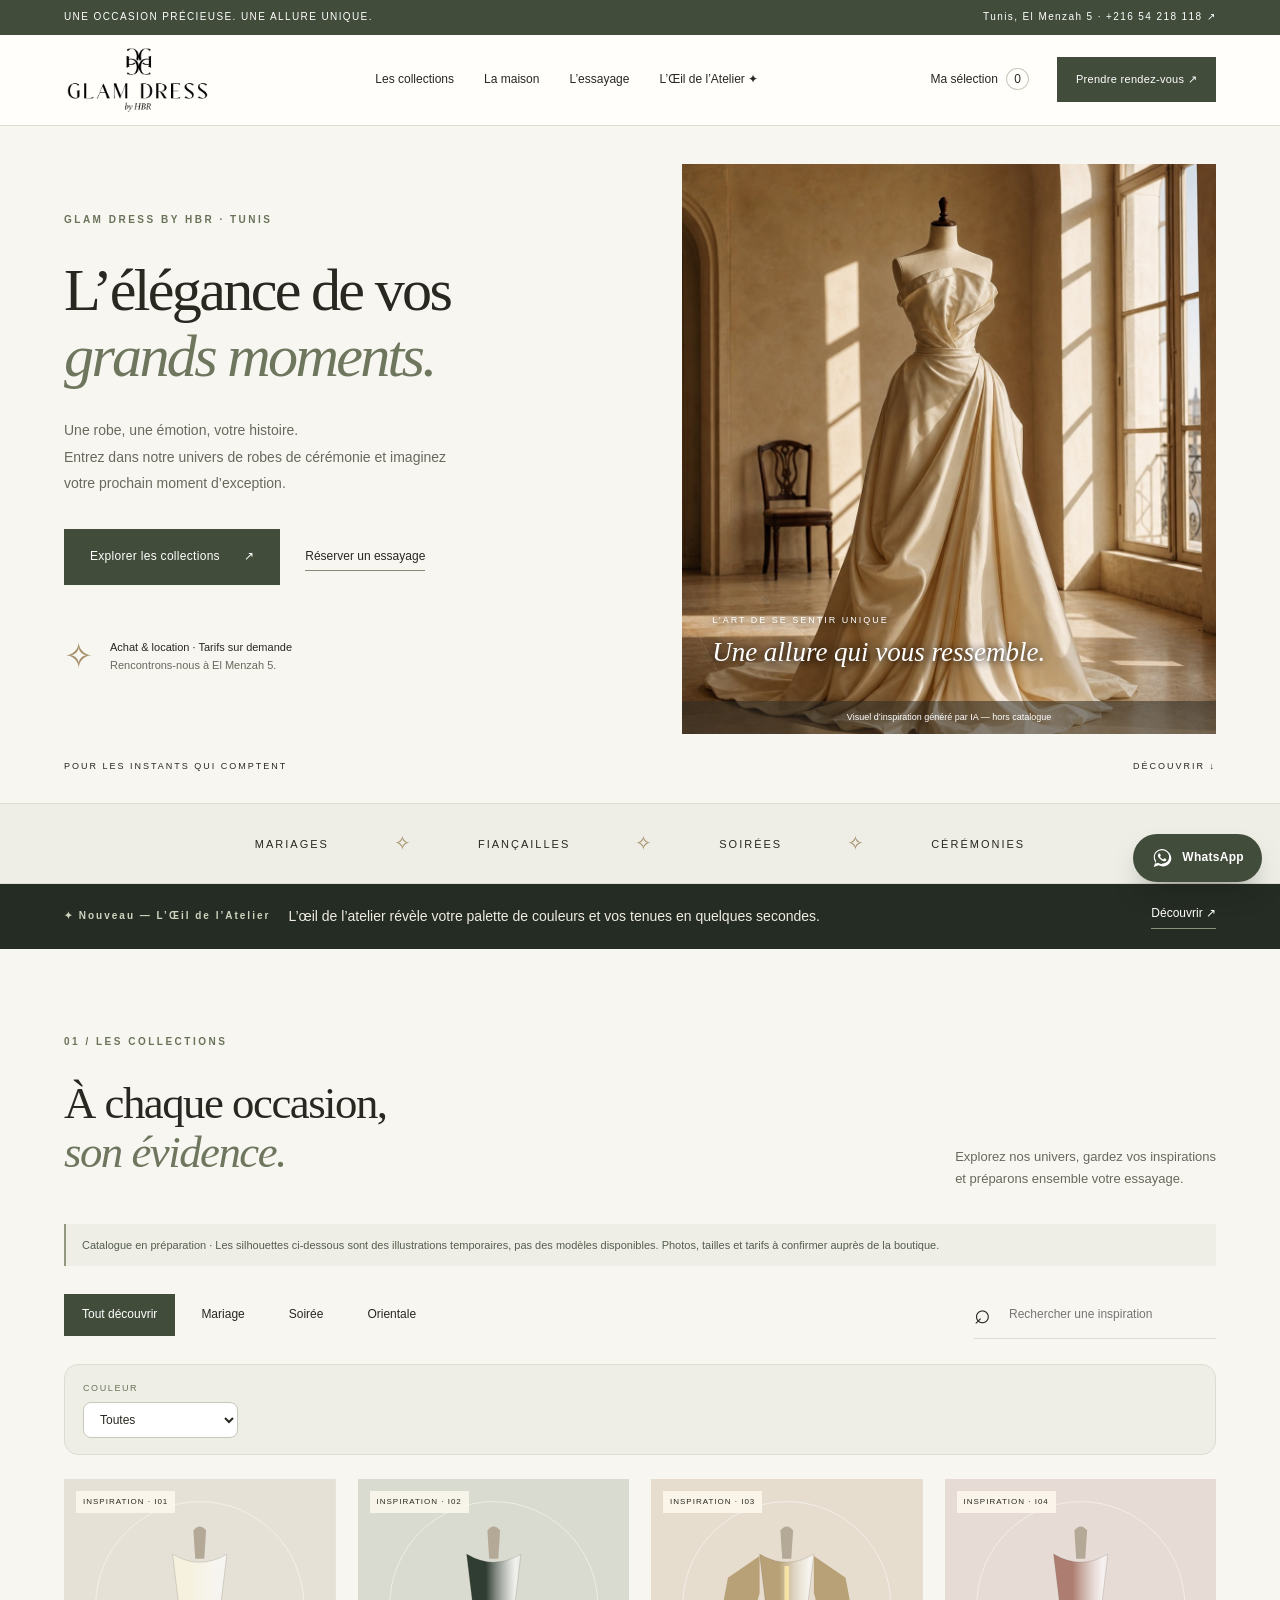
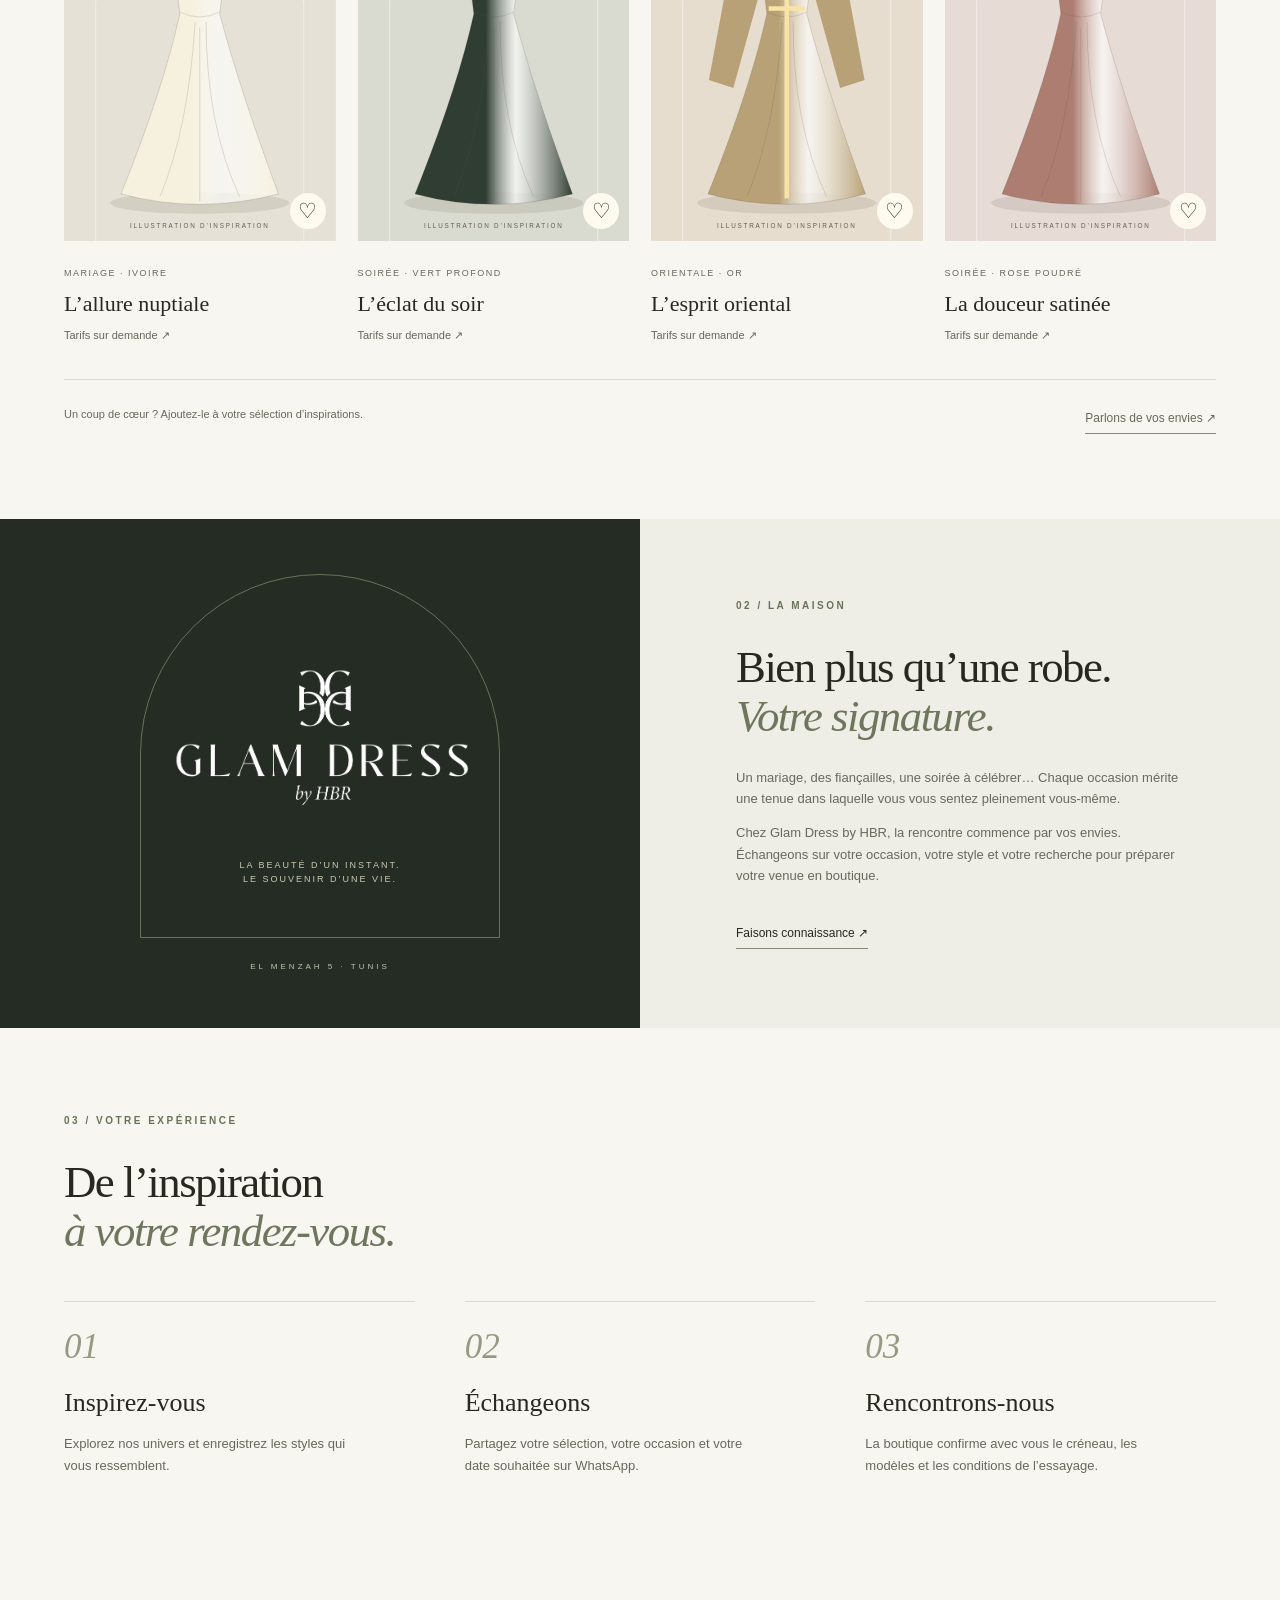
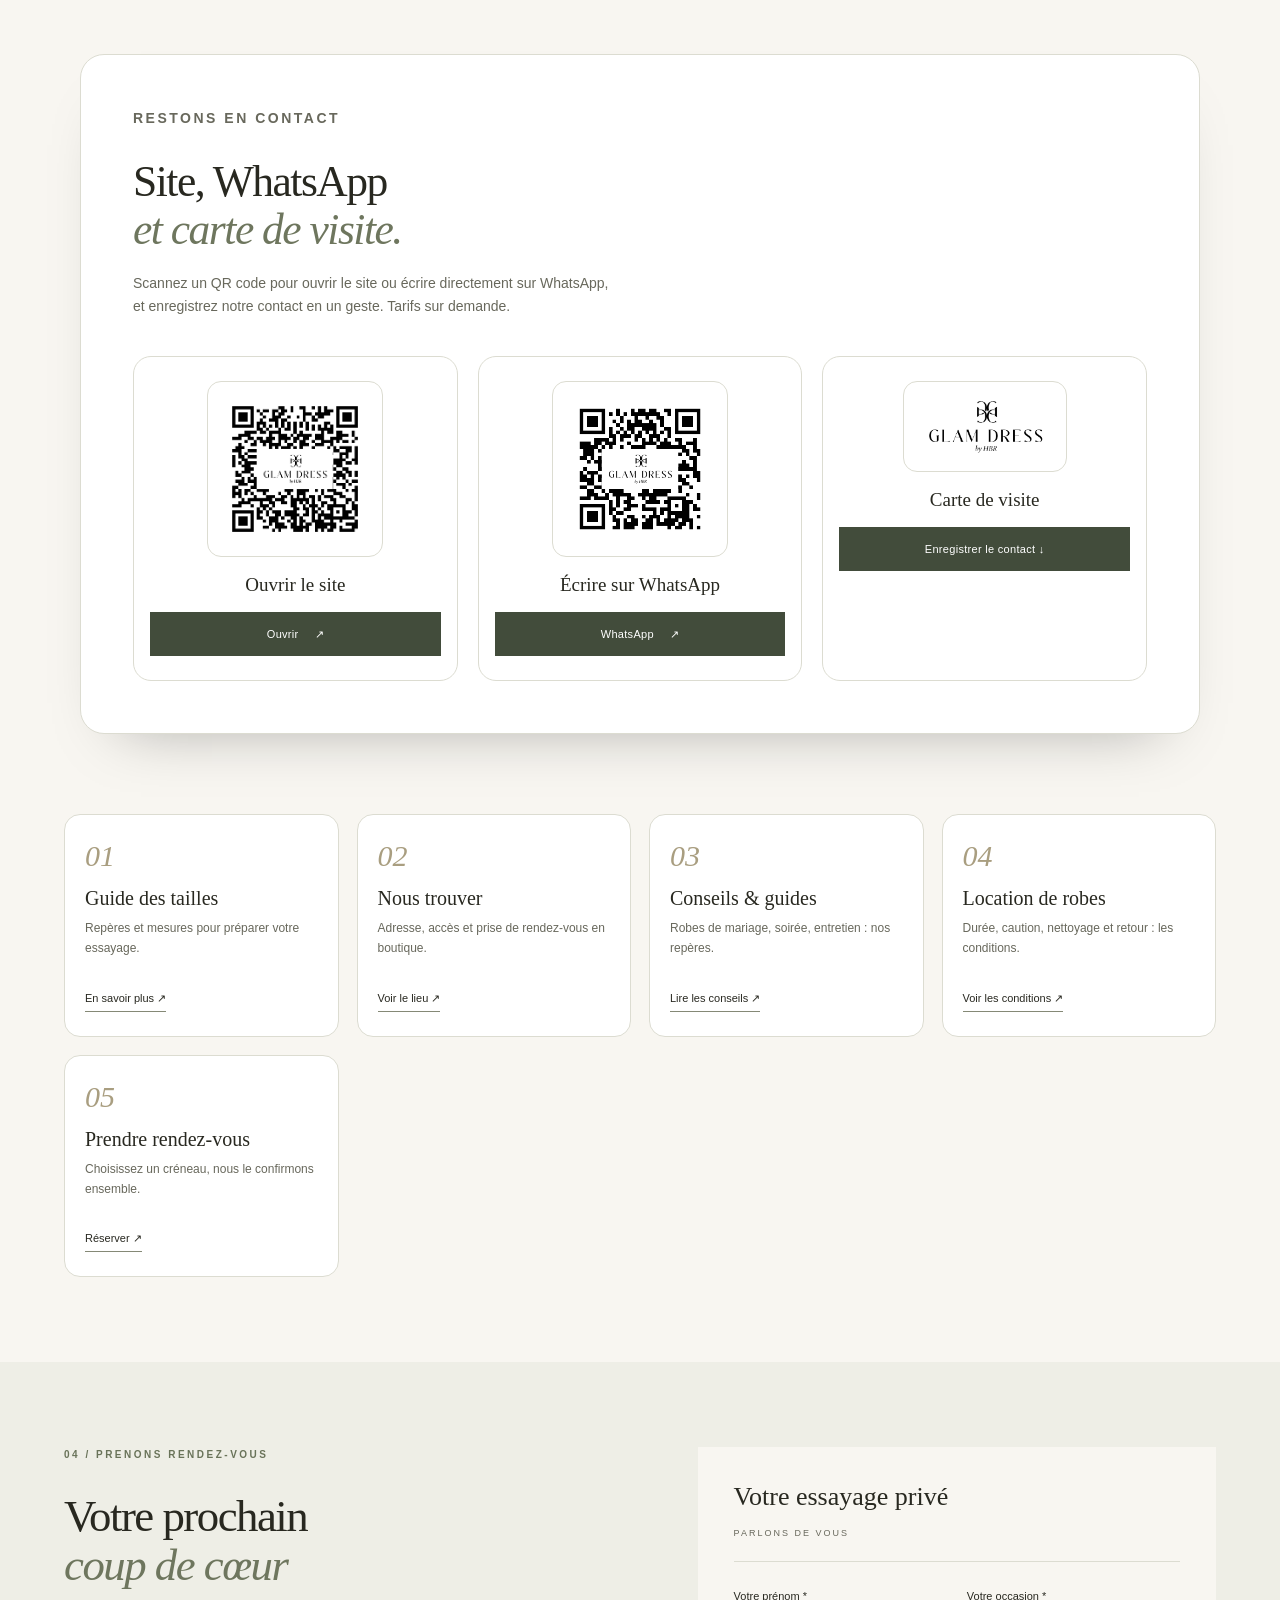
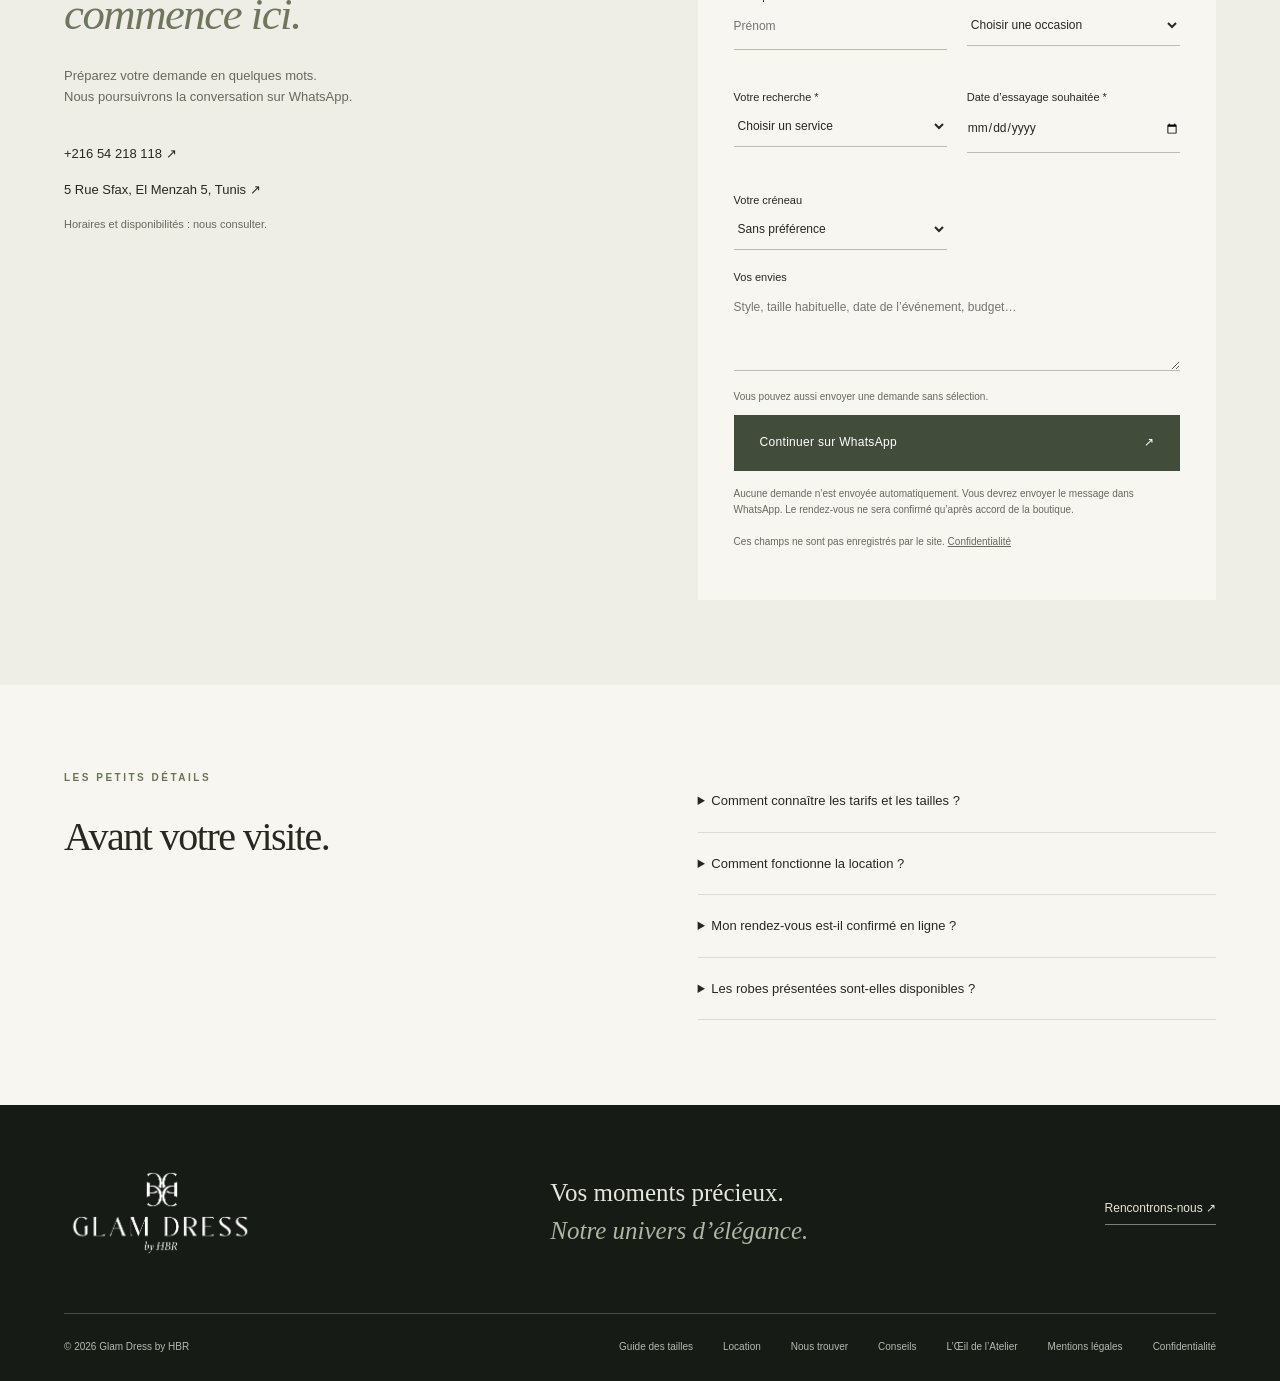
<file: index.html>
<!doctype html>
<html lang="fr"><head><meta charset="utf-8"><meta name="viewport" content="width=device-width,initial-scale=1"><link rel="icon" type="image/svg+xml" href="assets/favicon.svg"><meta property="og:site_name" content="Glam Dress by HBR"><meta property="og:url" content="https://aymenessouyah.github.io/GlamDressByHBR/"><meta property="og:locale" content="fr_FR"><meta name="twitter:card" content="summary_large_image"><meta name="twitter:image" content="https://aymenessouyah.github.io/GlamDressByHBR/assets/editorial.jpg"><title>Glam Dress by HBR — Robes & essayages à El Menzah 5, Tunis</title><meta name="description" content="Découvrez l’univers Glam Dress by HBR à El Menzah 5, Tunis. Robes de cérémonie, achat et location : préparez votre sélection et demandez un essayage via WhatsApp."><meta property="og:title" content="Glam Dress by HBR — L’élégance de vos grands moments"><meta property="og:description" content="Préparez votre essayage à El Menzah 5, Tunis."><meta property="og:type" content="website"><meta property="og:image" content="https://aymenessouyah.github.io/GlamDressByHBR/assets/editorial.jpg"><meta name="theme-color" content="#f8f6f1"><link rel="canonical" href="https://aymenessouyah.github.io/GlamDressByHBR/"><link rel="manifest" href="manifest.webmanifest"><link rel="apple-touch-icon" href="assets/apple-touch-icon.png"><link rel="stylesheet" href="style.css"><script type="application/ld+json">{"@context":"https://schema.org","@type":"ClothingStore","@id":"https://aymenessouyah.github.io/GlamDressByHBR/#boutique","name":"Glam Dress by HBR","url":"https://aymenessouyah.github.io/GlamDressByHBR/","image":"https://aymenessouyah.github.io/GlamDressByHBR/assets/editorial.jpg","logo":"https://aymenessouyah.github.io/GlamDressByHBR/assets/logo-dark.png","description":"Boutique de robes de cérémonie à El Menzah 5, Tunis : mariage, fiançailles, soirée et tenues orientales, à l’achat ou à la location, sur rendez-vous.","telephone":"+21654218118","currenciesAccepted":"TND","priceRange":"Tarifs sur demande","address":{"@type":"PostalAddress","streetAddress":"5 Rue Sfax, El Menzah 5","addressLocality":"Tunis","addressRegion":"Tunis","addressCountry":"TN"},"areaServed":{"@type":"City","name":"Tunis"},"hasMap":"https://www.google.com/maps/search/?api=1&query=5+Rue+Sfax+El+Menzah+5+Tunis","makesOffer":[{"@type":"Offer","itemOffered":{"@type":"Service","name":"Essayage de robes de mariée et de cérémonie"}},{"@type":"Offer","itemOffered":{"@type":"Service","name":"Location de robes de cérémonie"}}]}</script><script type="application/ld+json">{"@context":"https://schema.org","@type":"FAQPage","mainEntity":[{"@type":"Question","name":"Comment connaître les tarifs et les tailles ?","acceptedAnswer":{"@type":"Answer","text":"Les tarifs sont sur demande. Contactez la boutique pour connaître les modèles réels, les tailles, les prix en dinars tunisiens et les disponibilités."}},{"@type":"Question","name":"Comment fonctionne la location ?","acceptedAnswer":{"@type":"Answer","text":"La durée, le tarif, la caution éventuelle, le nettoyage et les modalités de retour sont à confirmer avec la boutique avant tout engagement. Aucune location n’est conclue sur ce site."}},{"@type":"Question","name":"Mon rendez-vous est-il confirmé en ligne ?","acceptedAnswer":{"@type":"Answer","text":"Non. Le site prépare un message WhatsApp. Envoyez-le, puis attendez la confirmation de la boutique pour votre créneau."}},{"@type":"Question","name":"Les robes présentées sont-elles disponibles ?","acceptedAnswer":{"@type":"Answer","text":"Cette version présente des inspirations illustrées. Elles ne constituent pas un inventaire. Demandez à la boutique les photos et disponibilités des modèles réels."}}]}</script><script src="catalog.js" defer></script><script src="app.js" defer></script><script src="assets/wa-float.js" defer></script></head>
<body><a class="skip" href="#main">Aller au contenu</a><div class="topbar"><span>UNE OCCASION PRÉCIEUSE. UNE ALLURE UNIQUE.</span><a href="tel:+21654218118">Tunis, El Menzah 5 · +216 54 218 118 ↗</a></div><header><a class="brand" href="#" aria-label="Glam Dress by HBR — accueil"><img src="assets/logo-dark.png" width="210" height="95" alt="Glam Dress by HBR"></a><nav id="nav" aria-label="Navigation principale"><a href="#collection">Les collections</a><a href="#maison">La maison</a><a href="#experience">L’essayage</a><a href="styliste-ia.html">L’Œil de l’Atelier ✦</a></nav><div class="nav-actions"><button class="selection-btn" id="openSelection">Ma sélection <span id="count">0</span></button><a class="button small" href="#contact">Prendre rendez-vous ↗</a><button id="menu" aria-label="Ouvrir le menu" aria-expanded="false" aria-controls="nav">☰</button></div></header>
<main id="main"><section class="hero"><div class="hero-copy"><p class="eyebrow">GLAM DRESS BY HBR · TUNIS</p><h1>L’élégance de vos<br><em>grands moments.</em></h1><p class="intro">Une robe, une émotion, votre histoire.<br>Entrez dans notre univers de robes de cérémonie et imaginez votre prochain moment d’exception.</p><div class="hero-actions"><a class="button" href="#collection">Explorer les collections <span>↗</span></a><a class="text-link" href="#contact">Réserver un essayage</a></div><div class="hero-note"><span class="star">✧</span><p>Achat & location · Tarifs sur demande<br><span>Rencontrons-nous à El Menzah 5.</span></p></div></div><div class="hero-image"><img src="assets/editorial.jpg" alt="Inspiration : robe ivoire sur un mannequin dans un atelier ensoleillé" width="1024" height="1280" fetchpriority="high"><div class="image-label"><span>L’ART DE SE SENTIR UNIQUE</span><i>Une allure qui vous ressemble.</i></div><small>Visuel d’inspiration généré par IA — hors catalogue</small></div><div class="hero-bottom"><span>POUR LES INSTANTS QUI COMPTENT</span><a href="#collection">DÉCOUVRIR ↓</a></div></section>
<div class="ribbon"><span>MARIAGES</span><b>✧</b><span>FIANÇAILLES</span><b>✧</b><span>SOIRÉES</span><b>✧</b><span>CÉRÉMONIES</span></div>
<a class="sty-teaser" href="styliste-ia.html"><span>✦ Nouveau — L’Œil de l’Atelier</span> L’œil de l’atelier révèle votre palette de couleurs et vos tenues en quelques secondes. <b>Découvrir ↗</b></a>
<section class="section" id="collection"><div class="section-heading"><div><p class="eyebrow">01 / LES COLLECTIONS</p><h2>À chaque occasion,<br><em>son évidence.</em></h2></div><p>Explorez nos univers, gardez vos inspirations<br>et préparons ensemble votre essayage.</p></div><div class="notice"><span data-price-range hidden></span> Catalogue en préparation · Les silhouettes ci-dessous sont des illustrations temporaires, pas des modèles disponibles. Photos, tailles et tarifs à confirmer auprès de la boutique.</div><div class="catalog-tools"><div class="filters" role="group" aria-label="Filtrer les inspirations"><button class="active" data-filter="Tous" aria-pressed="true">Tout découvrir</button><button data-filter="Mariage" aria-pressed="false">Mariage</button><button data-filter="Soirée" aria-pressed="false">Soirée</button><button data-filter="Orientale" aria-pressed="false">Orientale</button></div><label class="search"><span aria-hidden="true">⌕</span><input id="search" type="search" placeholder="Rechercher une inspiration" aria-label="Rechercher une inspiration"></label></div><div class="filters-advanced" id="advancedFilters" hidden></div><p class="sr-only" id="results" aria-live="polite"></p><div class="products" id="products"></div><p class="empty" id="noResults" hidden>Aucune inspiration trouvée. Essayez un autre mot ou une autre catégorie.</p><div class="catalog-foot"><span>Un coup de cœur ? Ajoutez-le à votre sélection d’inspirations.</span><a class="text-link" href="#contact">Parlons de vos envies ↗</a></div></section>
<section class="maison" id="maison"><div class="maison-art"><div class="arch"><img src="assets/logo-light.png" width="360" height="163" alt="Glam Dress by HBR, version claire"><span>LA BEAUTÉ D’UN INSTANT.<br>LE SOUVENIR D’UNE VIE.</span></div><small>EL MENZAH 5 · TUNIS</small></div><div class="maison-copy"><p class="eyebrow">02 / LA MAISON</p><h2>Bien plus qu’une robe.<br><em>Votre signature.</em></h2><p>Un mariage, des fiançailles, une soirée à célébrer… Chaque occasion mérite une tenue dans laquelle vous vous sentez pleinement vous-même.</p><p>Chez Glam Dress by HBR, la rencontre commence par vos envies. Échangeons sur votre occasion, votre style et votre recherche pour préparer votre venue en boutique.</p><a class="text-link" href="#contact">Faisons connaissance ↗</a></div></section>
<section class="section" id="experience"><p class="eyebrow">03 / VOTRE EXPÉRIENCE</p><h2>De l’inspiration<br><em>à votre rendez-vous.</em></h2><div class="steps"><article><span>01</span><h3>Inspirez-vous</h3><p>Explorez nos univers et enregistrez les styles qui vous ressemblent.</p></article><article><span>02</span><h3>Échangeons</h3><p>Partagez votre sélection, votre occasion et votre date souhaitée sur WhatsApp.</p></article><article><span>03</span><h3>Rencontrons-nous</h3><p>La boutique confirme avec vous le créneau, les modèles et les conditions de l’essayage.</p></article></div></section>
<section class="qr-panel" id="qr"><div class="qr-card"><div class="qr-head"><p class="eyebrow">RESTONS EN CONTACT</p><h2>Site, WhatsApp<br><em>et carte de visite.</em></h2><p>Scannez un QR code pour ouvrir le site ou écrire directement sur WhatsApp, et enregistrez notre contact en un geste. Tarifs sur demande.</p></div><div class="qr-grid"><article class="qr-tile"><div class="qr-tile-img"><img src="assets/qr-glamdress.png" width="150" height="150" loading="lazy" alt="QR code vers le site Glam Dress by HBR"></div><h3>Ouvrir le site</h3><a class="button small" href="https://aymenessouyah.github.io/GlamDressByHBR/">Ouvrir <span>↗</span></a></article><article class="qr-tile"><div class="qr-tile-img"><img src="assets/qr-whatsapp.png" width="150" height="150" loading="lazy" alt="QR code vers WhatsApp Glam Dress by HBR"></div><h3>Écrire sur WhatsApp</h3><a class="button small" href="https://wa.me/21654218118" target="_blank" rel="noopener">WhatsApp <span>↗</span></a></article><article class="qr-tile"><div class="qr-tile-logo"><img src="assets/logo-dark.png" alt="" aria-hidden="true"></div><h3>Carte de visite</h3><a class="button small" href="assets/contact.vcf" download="GlamDressByHBR.vcf">Enregistrer le contact ↓</a></article></div></div></section>
<section class="section res" id="infos"><div class="res-grid"><a class="res-card" href="tailles.html"><span class="res-idx">01</span><h3>Guide des tailles</h3><p>Repères et mesures pour préparer votre essayage.</p><span class="res-go">En savoir plus ↗</span></a><a class="res-card" href="nous-trouver.html"><span class="res-idx">02</span><h3>Nous trouver</h3><p>Adresse, accès et prise de rendez-vous en boutique.</p><span class="res-go">Voir le lieu ↗</span></a><a class="res-card" href="blog.html"><span class="res-idx">03</span><h3>Conseils &amp; guides</h3><p>Robes de mariage, soirée, entretien : nos repères.</p><span class="res-go">Lire les conseils ↗</span></a><a class="res-card" href="location.html"><span class="res-idx">04</span><h3>Location de robes</h3><p>Durée, caution, nettoyage et retour : les conditions.</p><span class="res-go">Voir les conditions ↗</span></a><a class="res-card" href="#contact"><span class="res-idx">05</span><h3>Prendre rendez-vous</h3><p>Choisissez un créneau, nous le confirmons ensemble.</p><span class="res-go">Réserver ↗</span></a></div></section>
<section class="contact section" id="contact"><div><p class="eyebrow">04 / PRENONS RENDEZ-VOUS</p><h2>Votre prochain<br><em>coup de cœur<br>commence ici.</em></h2><p>Préparez votre demande en quelques mots.<br>Nous poursuivrons la conversation sur WhatsApp.</p><address><a href="tel:+21654218118">+216 54 218 118 ↗</a><a href="https://www.google.com/maps/search/?api=1&query=5+Rue+Sfax+El+Menzah+5+Tunis" target="_blank" rel="noopener">5 Rue Sfax, El Menzah 5, Tunis ↗</a><span data-hours-short>Horaires et disponibilités : nous consulter.</span></address></div><form id="booking"><div class="form-top"><h3>Votre essayage privé</h3><span>PARLONS DE VOUS</span></div><div class="form-grid"><label>Votre prénom *<input name="name" required maxlength="70" autocomplete="given-name" placeholder="Prénom"></label><label>Votre occasion *<select name="occasion" required><option value="">Choisir une occasion</option><option>Mariage</option><option>Fiançailles</option><option>Soirée / Gala</option><option>Autre cérémonie</option></select></label><label>Votre recherche *<select name="service" required><option value="">Choisir un service</option><option>Location</option><option>Achat</option><option>Besoin de conseils</option></select></label><label>Date d’essayage souhaitée *<input type="date" name="date" id="date" required></label><label>Votre créneau <select name="creneau"><option value="">Sans préférence</option><option>Matin (10h – 13h)</option><option>Après-midi (14h – 18h)</option><option>Début de soirée (18h – 19h30)</option></select></label></div><label>Vos envies<textarea name="message" rows="3" maxlength="1200" placeholder="Style, taille habituelle, date de l’événement, budget…"></textarea></label><p class="form-selection" id="formSelection">Votre sélection d’inspirations sera jointe à la demande.</p><button class="button" type="submit">Continuer sur WhatsApp <span>↗</span></button><p class="fine">Aucune demande n’est envoyée automatiquement. Vous devrez envoyer le message dans WhatsApp. Le rendez-vous ne sera confirmé qu’après accord de la boutique.</p><p class="fine">Ces champs ne sont pas enregistrés par le site. <a href="confidentialite.html">Confidentialité</a></p><p id="formStatus" role="status"></p></form></section>
<section class="section gallery" data-gallery hidden></section>
<section class="section reviews" id="avis" data-reviews hidden></section>
<section class="section faq"><div><p class="eyebrow">LES PETITS DÉTAILS</p><h2>Avant votre visite.</h2></div><div><details><summary>Comment connaître les tarifs et les tailles ?</summary><p>Les tarifs sont sur demande. Contactez la boutique pour connaître les modèles réels, les tailles, les prix en dinars tunisiens et les disponibilités.</p></details><details><summary>Comment fonctionne la location ?</summary><p>La durée, le tarif, la caution éventuelle, le nettoyage et les modalités de retour sont à confirmer avec la boutique avant tout engagement. <a href="location.html">Voir le détail des conditions de location ↗</a> Aucune location n’est conclue sur ce site.</p></details><details><summary>Mon rendez-vous est-il confirmé en ligne ?</summary><p>Non. Le site prépare un message WhatsApp. Envoyez-le, puis attendez la confirmation de la boutique pour votre créneau.</p></details><details><summary>Les robes présentées sont-elles disponibles ?</summary><p>Cette version présente des inspirations illustrées. Elles ne constituent pas un inventaire. Demandez à la boutique les photos et disponibilités des modèles réels.</p></details></div></section></main>
<footer><div class="footer-main"><img src="assets/logo-light.png" alt="Glam Dress by HBR" width="250" height="113"><p>Vos moments précieux.<br><i>Notre univers d’élégance.</i></p><a href="#contact">Rencontrons-nous ↗</a></div><div class="footer-bottom"><span>© <span id="year"></span> Glam Dress by HBR</span><div><a href="tailles.html">Guide des tailles</a><a href="location.html">Location</a><a href="nous-trouver.html">Nous trouver</a><a href="blog.html">Conseils</a><a href="styliste-ia.html">L’Œil de l’Atelier</a><a href="mentions-legales.html">Mentions légales</a><a href="confidentialite.html">Confidentialité</a></div></div></footer>
<dialog id="selection"><div class="dialog-heading"><div><p class="eyebrow">VOS INSPIRATIONS</p><h2>Ma sélection</h2></div><button class="close" aria-label="Fermer la sélection" data-close>×</button></div><p>Une liste d’envies pour guider votre échange, sans réservation ni engagement. Quatre inspirations au maximum.</p><div id="selectedItems"></div><button class="button secondary" id="shareSelection" type="button" hidden>Partager ma sélection ↗</button><button class="button" id="selectionContact">Préparer mon essayage ↗</button><button class="text-link" id="clear">Vider ma sélection</button></dialog><dialog id="product"><button class="close" data-close aria-label="Fermer la fiche">×</button><div id="productContent"></div></dialog><div class="toast" id="toast" role="status"></div><script src="assets/boutique.js"></script><script src="assets/boutique-ui.js"></script><script src="assets/ui.js"></script><script src="assets/protect.js"></script></body></html>
</file>
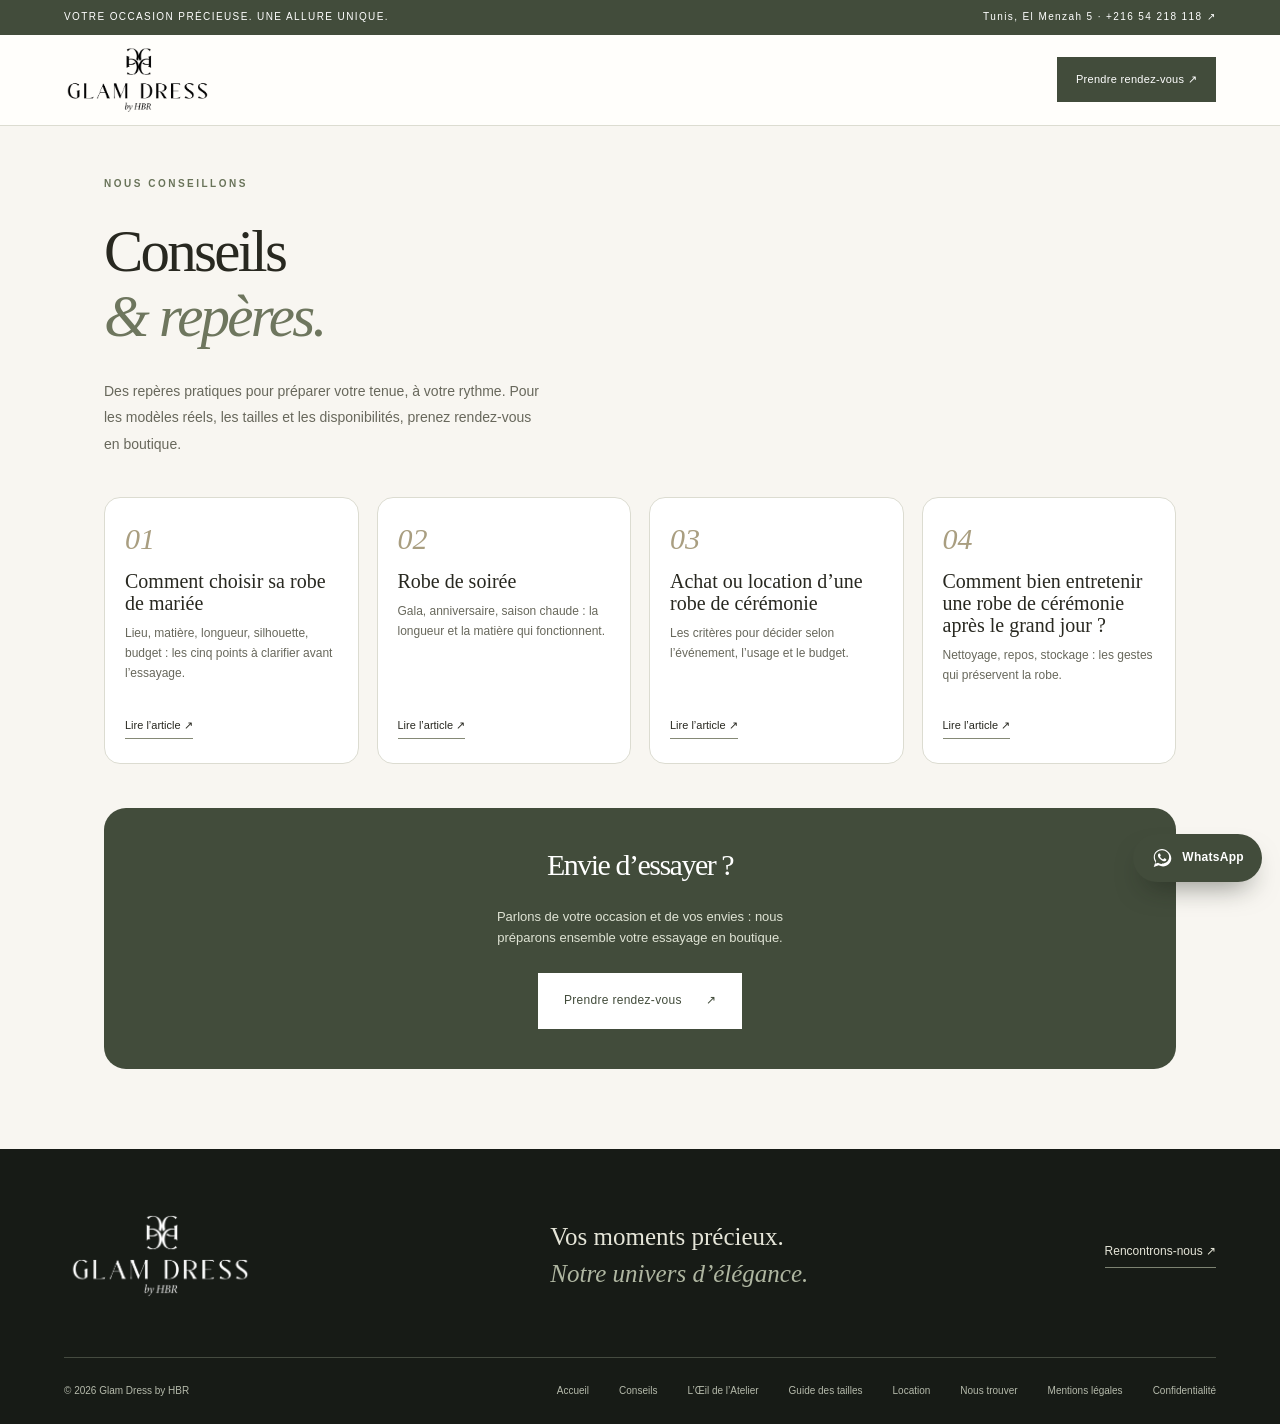
<file: blog.html>
<!doctype html>
<html lang="fr"><head><meta charset="utf-8"><meta name="viewport" content="width=device-width,initial-scale=1"><link rel="icon" type="image/svg+xml" href="assets/favicon.svg"><meta property="og:site_name" content="Glam Dress by HBR"><meta property="og:locale" content="fr_FR"><meta name="theme-color" content="#f8f6f1"><link rel="manifest" href="manifest.webmanifest"><link rel="apple-touch-icon" href="assets/apple-touch-icon.png"><meta property="og:url" content="https://aymenessouyah.github.io/GlamDressByHBR/blog.html"><link rel="canonical" href="https://aymenessouyah.github.io/GlamDressByHBR/blog.html"><meta property="og:type" content="website"><meta property="og:title" content="Conseils &amp; guide — Glam Dress by HBR, robes à Tunis"><meta property="og:description" content="Conseils pour choisir sa robe de mariée, de soirée ou de cérémonie à Tunis : longueur, matière, achat ou location, entretien."><meta property="og:image" content="https://aymenessouyah.github.io/GlamDressByHBR/assets/editorial.jpg"><meta name="twitter:card" content="summary_large_image"><meta name="twitter:image" content="https://aymenessouyah.github.io/GlamDressByHBR/assets/editorial.jpg"><title>Conseils &amp; guide — Glam Dress by HBR, robes à Tunis</title><meta name="description" content="Conseils pour choisir sa robe de mariée, de soirée ou de cérémonie à Tunis : longueur, matière, achat ou location, entretien. Guide de Glam Dress by HBR à El Menzah 5."><script type="application/ld+json">{"@context": "https://schema.org", "@type": "ItemList", "name": "Conseils & guides — Glam Dress by HBR", "itemListElement": [{"@type": "ListItem", "position": 1, "url": "https://aymenessouyah.github.io/GlamDressByHBR/conseil-robe-mariee.html", "name": "Comment choisir sa robe de mariée : 5 questions à se poser"}, {"@type": "ListItem", "position": 2, "url": "https://aymenessouyah.github.io/GlamDressByHBR/conseil-robe-soiree.html", "name": "Robe de soirée : quelle longueur et quelle matière selon l’occasion ?"}, {"@type": "ListItem", "position": 3, "url": "https://aymenessouyah.github.io/GlamDressByHBR/conseil-achat-location.html", "name": "Achat ou location d’une robe de cérémonie : comment choisir ?"}, {"@type": "ListItem", "position": 4, "url": "https://aymenessouyah.github.io/GlamDressByHBR/conseil-entretien-robe.html", "name": "Comment bien entretenir une robe de cérémonie après le grand jour ?"}]}</script><link rel="stylesheet" href="style.css"><script src="assets/wa-float.js" defer></script></head>
<body><a class="skip" href="#main">Aller au contenu</a><div class="topbar"><span>VOTRE OCCASION PRÉCIEUSE. UNE ALLURE UNIQUE.</span><a href="tel:+21654218118">Tunis, El Menzah 5 · +216 54 218 118 ↗</a></div><header><a class="brand" href="index.html" aria-label="Glam Dress by HBR — accueil"><img src="assets/logo-dark.png" width="210" height="95" alt="Glam Dress by HBR"></a><div class="nav-actions"><a class="button small" href="index.html#contact">Prendre rendez-vous ↗</a></div></header>
<main id="main" class="page"><div class="page-head"><p class="eyebrow">NOUS CONSEILLONS</p><h1>Conseils<br><em>&amp; repères.</em></h1><p class="intro">Des repères pratiques pour préparer votre tenue, à votre rythme. Pour les modèles réels, les tailles et les disponibilités, prenez rendez-vous en boutique.</p></div>
<section class="res"><div class="res-grid"><a class="res-card" href="conseil-robe-mariee.html"><span class="res-idx">01</span><h3>Comment choisir sa robe de mariée</h3><p>Lieu, matière, longueur, silhouette, budget : les cinq points à clarifier avant l’essayage.</p><span class="res-go">Lire l’article ↗</span></a><a class="res-card" href="conseil-robe-soiree.html"><span class="res-idx">02</span><h3>Robe de soirée</h3><p>Gala, anniversaire, saison chaude : la longueur et la matière qui fonctionnent.</p><span class="res-go">Lire l’article ↗</span></a><a class="res-card" href="conseil-achat-location.html"><span class="res-idx">03</span><h3>Achat ou location d’une robe de cérémonie</h3><p>Les critères pour décider selon l’événement, l’usage et le budget.</p><span class="res-go">Lire l’article ↗</span></a><a class="res-card" href="conseil-entretien-robe.html"><span class="res-idx">04</span><h3>Comment bien entretenir une robe de cérémonie après le grand jour ?</h3><p>Nettoyage, repos, stockage : les gestes qui préservent la robe.</p><span class="res-go">Lire l’article ↗</span></a></div></section>
<div class="page-cta"><h2>Envie d’essayer ?</h2><p>Parlons de votre occasion et de vos envies : nous préparons ensemble votre essayage en boutique.</p><a class="button" href="index.html#contact">Prendre rendez-vous <span>↗</span></a></div>
</main><footer><div class="footer-main"><img src="assets/logo-light.png" alt="Glam Dress by HBR" width="250" height="113"><p>Vos moments précieux.<br><i>Notre univers d’élégance.</i></p><a href="index.html#contact">Rencontrons-nous ↗</a></div><div class="footer-bottom"><span>© <span id="year">2026</span> Glam Dress by HBR</span><div><a href="index.html">Accueil</a><a href="blog.html">Conseils</a><a href="styliste-ia.html">L’Œil de l’Atelier</a><a href="tailles.html">Guide des tailles</a><a href="location.html">Location</a><a href="nous-trouver.html">Nous trouver</a><a href="mentions-legales.html">Mentions légales</a><a href="confidentialite.html">Confidentialité</a></div></div></footer>
<script>document.getElementById("year").textContent=new Date().getFullYear();</script>
<script src="assets/boutique.js"></script><script src="assets/boutique-ui.js"></script><script src="assets/ui.js"></script><script src="assets/protect.js"></script></body></html>
</file>
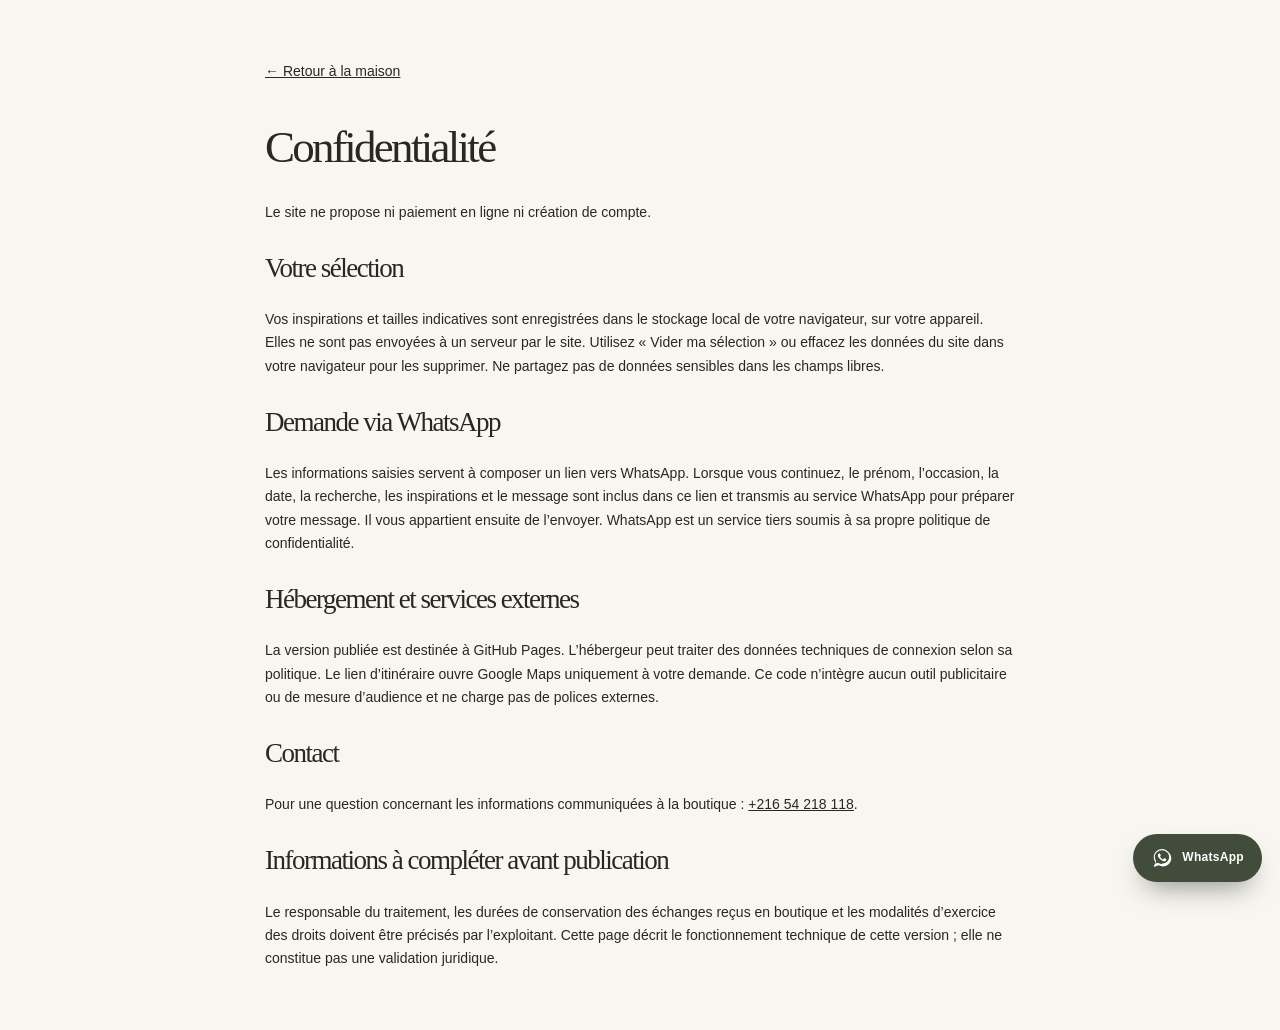
<file: confidentialite.html>
<!doctype html><html lang="fr"><head><meta charset="utf-8"><meta name="viewport" content="width=device-width,initial-scale=1"><link rel="icon" type="image/svg+xml" href="assets/favicon.svg"><meta property="og:site_name" content="Glam Dress by HBR"><meta property="og:url" content="https://aymenessouyah.github.io/GlamDressByHBR/confidentialite.html"><meta property="og:locale" content="fr_FR"><meta property="og:title" content="Confidentialité — Glam Dress by HBR"><meta property="og:image" content="https://aymenessouyah.github.io/GlamDressByHBR/assets/editorial.jpg"><meta name="twitter:card" content="summary_large_image"><meta name="twitter:image" content="https://aymenessouyah.github.io/GlamDressByHBR/assets/editorial.jpg"><meta name="robots" content="noindex"><title>Confidentialité — Glam Dress by HBR</title><link rel="canonical" href="https://aymenessouyah.github.io/GlamDressByHBR/confidentialite.html"><link rel="manifest" href="manifest.webmanifest"><link rel="apple-touch-icon" href="assets/apple-touch-icon.png"><link rel="stylesheet" href="style.css"></head><body><main class="legal"><a href="index.html">← Retour à la maison</a><h1 style="margin-top:40px">Confidentialité</h1><p>Le site ne propose ni paiement en ligne ni création de compte.</p><h2>Votre sélection</h2><p>Vos inspirations et tailles indicatives sont enregistrées dans le stockage local de votre navigateur, sur votre appareil. Elles ne sont pas envoyées à un serveur par le site. Utilisez « Vider ma sélection » ou effacez les données du site dans votre navigateur pour les supprimer. Ne partagez pas de données sensibles dans les champs libres.</p><h2>Demande via WhatsApp</h2><p>Les informations saisies servent à composer un lien vers WhatsApp. Lorsque vous continuez, le prénom, l’occasion, la date, la recherche, les inspirations et le message sont inclus dans ce lien et transmis au service WhatsApp pour préparer votre message. Il vous appartient ensuite de l’envoyer. WhatsApp est un service tiers soumis à sa propre politique de confidentialité.</p><h2>Hébergement et services externes</h2><p>La version publiée est destinée à GitHub Pages. L’hébergeur peut traiter des données techniques de connexion selon sa politique. Le lien d’itinéraire ouvre Google Maps uniquement à votre demande. Ce code n’intègre aucun outil publicitaire ou de mesure d’audience et ne charge pas de polices externes.</p><h2>Contact</h2><p>Pour une question concernant les informations communiquées à la boutique : <a href="tel:+21654218118">+216 54 218 118</a>.</p><h2>Informations à compléter avant publication</h2><p>Le responsable du traitement, les durées de conservation des échanges reçus en boutique et les modalités d’exercice des droits doivent être précisés par l’exploitant. Cette page décrit le fonctionnement technique de cette version ; elle ne constitue pas une validation juridique.</p></main><script src="assets/boutique.js"></script><script src="assets/boutique-ui.js"></script><script src="assets/ui.js"></script><script src="assets/protect.js"></script><script src="assets/wa-float.js"></script></body></html>
</file>
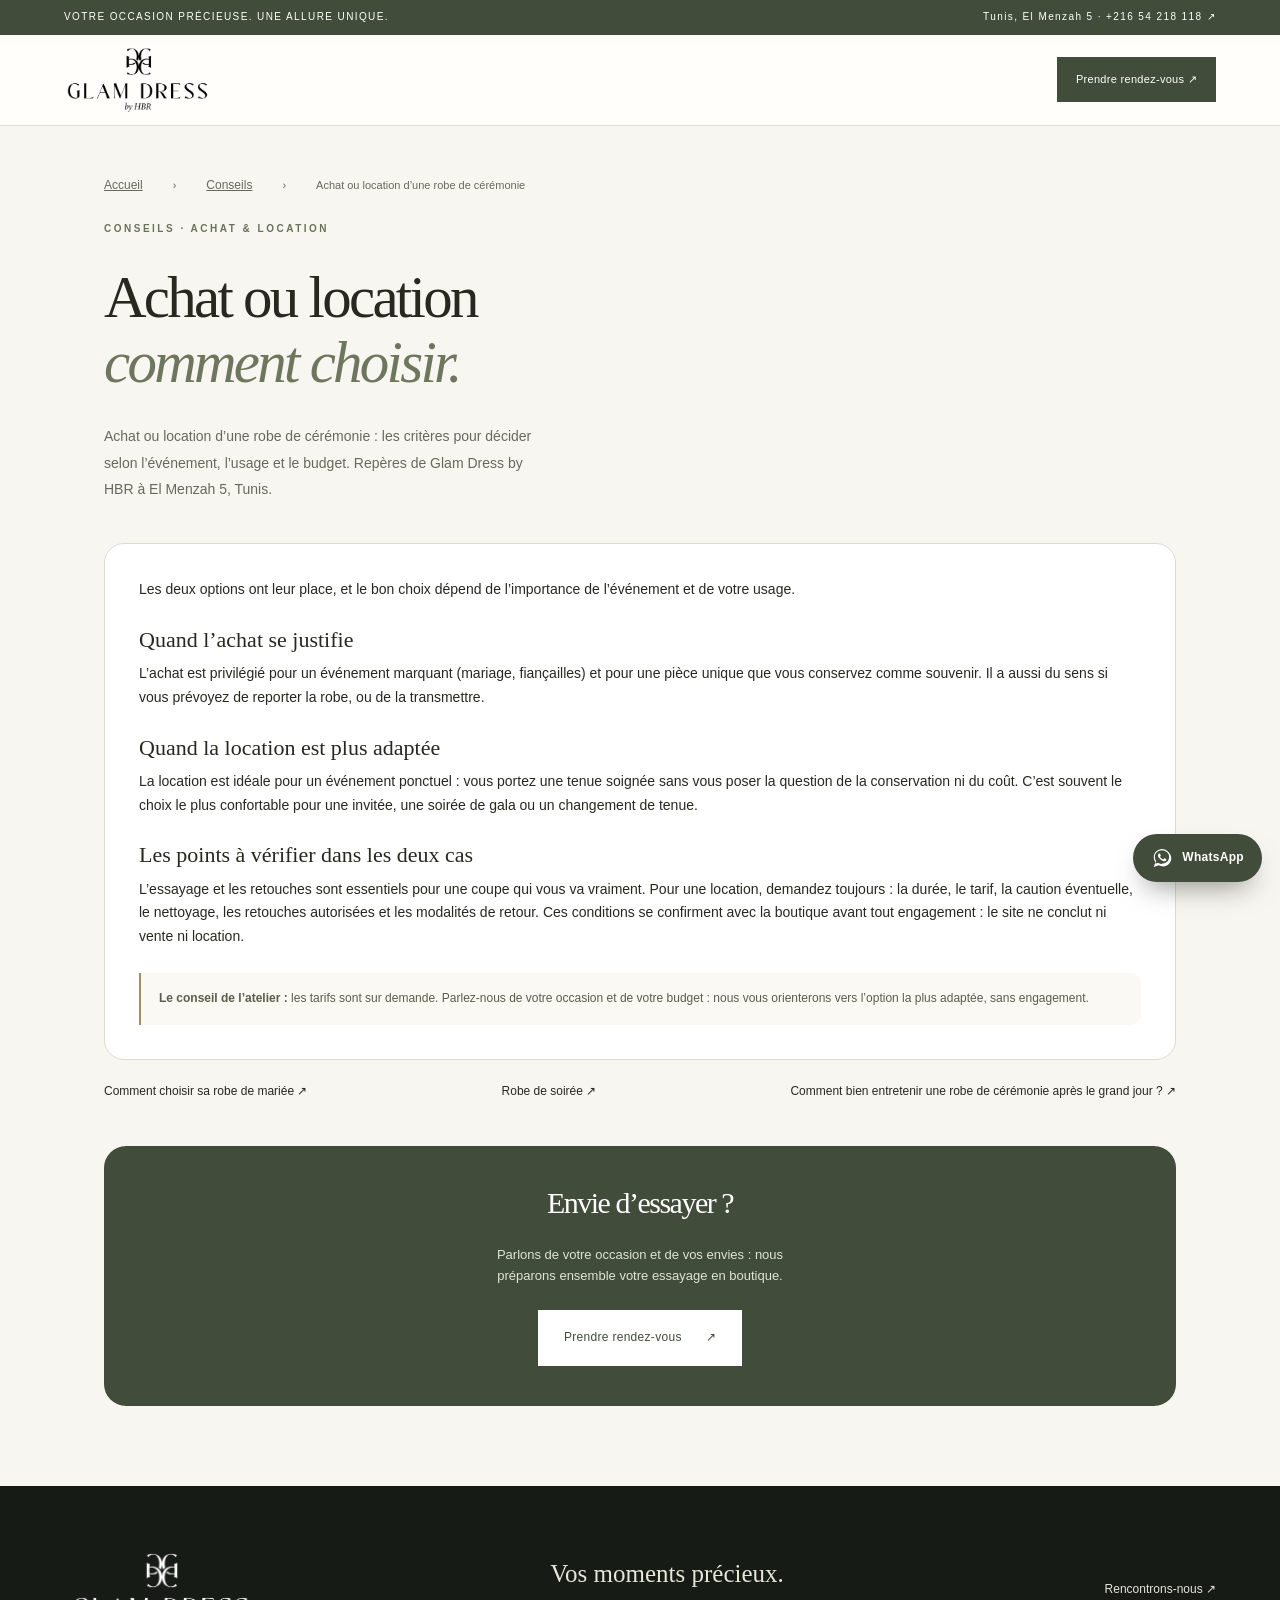
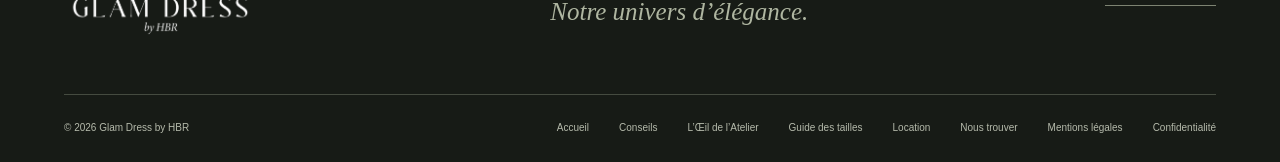
<file: conseil-achat-location.html>
<!doctype html>
<html lang="fr"><head><meta charset="utf-8"><meta name="viewport" content="width=device-width,initial-scale=1"><link rel="icon" type="image/svg+xml" href="assets/favicon.svg"><meta property="og:site_name" content="Glam Dress by HBR"><meta property="og:locale" content="fr_FR"><meta name="theme-color" content="#f8f6f1"><link rel="manifest" href="manifest.webmanifest"><link rel="apple-touch-icon" href="assets/apple-touch-icon.png"><meta property="og:url" content="https://aymenessouyah.github.io/GlamDressByHBR/conseil-achat-location.html"><link rel="canonical" href="https://aymenessouyah.github.io/GlamDressByHBR/conseil-achat-location.html"><meta property="og:type" content="article"><meta property="og:title" content="Achat ou location d’une robe de cérémonie : comment choisir ?"><meta property="og:description" content="Achat ou location d’une robe de cérémonie : les critères pour décider selon l’événement, l’usage et le budget. Repères de Glam Dress by HBR à El Menzah 5, Tunis."><meta property="og:image" content="https://aymenessouyah.github.io/GlamDressByHBR/assets/editorial.jpg"><meta name="twitter:card" content="summary_large_image"><meta name="twitter:image" content="https://aymenessouyah.github.io/GlamDressByHBR/assets/editorial.jpg"><title>Achat ou location d’une robe de cérémonie : comment choisir ? — Glam Dress by HBR</title><meta name="description" content="Achat ou location d’une robe de cérémonie : les critères pour décider selon l’événement, l’usage et le budget. Repères de Glam Dress by HBR à El Menzah 5, Tunis."><script type="application/ld+json">{"@context": "https://schema.org", "@type": "Article", "headline": "Achat ou location d’une robe de cérémonie : comment choisir ?", "description": "Achat ou location d’une robe de cérémonie : les critères pour décider selon l’événement, l’usage et le budget. Repères de Glam Dress by HBR à El Menzah 5, Tunis.", "inLanguage": "fr-FR", "mainEntityOfPage": {"@type": "WebPage", "@id": "https://aymenessouyah.github.io/GlamDressByHBR/conseil-achat-location.html"}, "url": "https://aymenessouyah.github.io/GlamDressByHBR/conseil-achat-location.html", "image": "https://aymenessouyah.github.io/GlamDressByHBR/assets/editorial.jpg", "author": {"@type": "Organization", "name": "Glam Dress by HBR", "url": "https://aymenessouyah.github.io/GlamDressByHBR/"}, "publisher": {"@type": "Organization", "name": "Glam Dress by HBR", "url": "https://aymenessouyah.github.io/GlamDressByHBR/", "logo": {"@type": "ImageObject", "url": "https://aymenessouyah.github.io/GlamDressByHBR/assets/logo-dark.png"}}, "isPartOf": {"@type": "Blog", "@id": "https://aymenessouyah.github.io/GlamDressByHBR/blog.html#blog", "name": "Conseils & guides — Glam Dress by HBR"}}</script><script type="application/ld+json">{"@context": "https://schema.org", "@type": "BreadcrumbList", "itemListElement": [{"@type": "ListItem", "position": 1, "name": "Accueil", "item": "https://aymenessouyah.github.io/GlamDressByHBR/"}, {"@type": "ListItem", "position": 2, "name": "Conseils", "item": "https://aymenessouyah.github.io/GlamDressByHBR/blog.html"}, {"@type": "ListItem", "position": 3, "name": "Achat ou location d’une robe de cérémonie", "item": "https://aymenessouyah.github.io/GlamDressByHBR/conseil-achat-location.html"}]}</script><link rel="stylesheet" href="style.css"><script src="assets/wa-float.js" defer></script></head>
<body><a class="skip" href="#main">Aller au contenu</a><div class="topbar"><span>VOTRE OCCASION PRÉCIEUSE. UNE ALLURE UNIQUE.</span><a href="tel:+21654218118">Tunis, El Menzah 5 · +216 54 218 118 ↗</a></div><header><a class="brand" href="index.html" aria-label="Glam Dress by HBR — accueil"><img src="assets/logo-dark.png" width="210" height="95" alt="Glam Dress by HBR"></a><div class="nav-actions"><a class="button small" href="index.html#contact">Prendre rendez-vous ↗</a></div></header>
<main id="main" class="page"><nav class="breadcrumb" aria-label="Fil d’Ariane"><a href="index.html">Accueil</a> › <a href="blog.html">Conseils</a> › <span>Achat ou location d’une robe de cérémonie</span></nav>
<div class="page-head"><p class="eyebrow">CONSEILS · ACHAT & LOCATION</p><h1>Achat ou location<br><em>comment choisir.</em></h1><p class="intro">Achat ou location d’une robe de cérémonie : les critères pour décider selon l’événement, l’usage et le budget. Repères de Glam Dress by HBR à El Menzah 5, Tunis.</p></div>
<article class="post">
<p>Les deux options ont leur place, et le bon choix dépend de l’importance de l’événement et de votre usage.</p>
<h3>Quand l’achat se justifie</h3>
<p>L’achat est privilégié pour un événement marquant (mariage, fiançailles) et pour une pièce unique que vous conservez comme souvenir. Il a aussi du sens si vous prévoyez de reporter la robe, ou de la transmettre.</p>
<h3>Quand la location est plus adaptée</h3>
<p>La location est idéale pour un événement ponctuel&nbsp;: vous portez une tenue soignée sans vous poser la question de la conservation ni du coût. C’est souvent le choix le plus confortable pour une invitée, une soirée de gala ou un changement de tenue.</p>
<h3>Les points à vérifier dans les deux cas</h3>
<p>L’essayage et les retouches sont essentiels pour une coupe qui vous va vraiment. Pour une location, demandez toujours&nbsp;: la durée, le tarif, la caution éventuelle, le nettoyage, les retouches autorisées et les modalités de retour. Ces conditions se confirment avec la boutique avant tout engagement&nbsp;: le site ne conclut ni vente ni location.</p>
<div class="post-tip"><strong>Le conseil de l’atelier&nbsp;:</strong> les tarifs sont sur demande. Parlez-nous de votre occasion et de votre budget&nbsp;: nous vous orienterons vers l’option la plus adaptée, sans engagement.</div>
</article>
<nav class="post-nav" aria-label="À lire aussi"><a href="conseil-robe-mariee.html">Comment choisir sa robe de mariée ↗</a><a href="conseil-robe-soiree.html">Robe de soirée ↗</a><a href="conseil-entretien-robe.html">Comment bien entretenir une robe de cérémonie après le grand jour ? ↗</a></nav>
<div class="page-cta"><h2>Envie d’essayer ?</h2><p>Parlons de votre occasion et de vos envies : nous préparons ensemble votre essayage en boutique.</p><a class="button" href="index.html#contact">Prendre rendez-vous <span>↗</span></a></div>
</main><footer><div class="footer-main"><img src="assets/logo-light.png" alt="Glam Dress by HBR" width="250" height="113"><p>Vos moments précieux.<br><i>Notre univers d’élégance.</i></p><a href="index.html#contact">Rencontrons-nous ↗</a></div><div class="footer-bottom"><span>© <span id="year">2026</span> Glam Dress by HBR</span><div><a href="index.html">Accueil</a><a href="blog.html">Conseils</a><a href="styliste-ia.html">L’Œil de l’Atelier</a><a href="tailles.html">Guide des tailles</a><a href="location.html">Location</a><a href="nous-trouver.html">Nous trouver</a><a href="mentions-legales.html">Mentions légales</a><a href="confidentialite.html">Confidentialité</a></div></div></footer>
<script>document.getElementById("year").textContent=new Date().getFullYear();</script>
<script src="assets/boutique.js"></script><script src="assets/boutique-ui.js"></script><script src="assets/ui.js"></script><script src="assets/protect.js"></script></body></html>
</file>
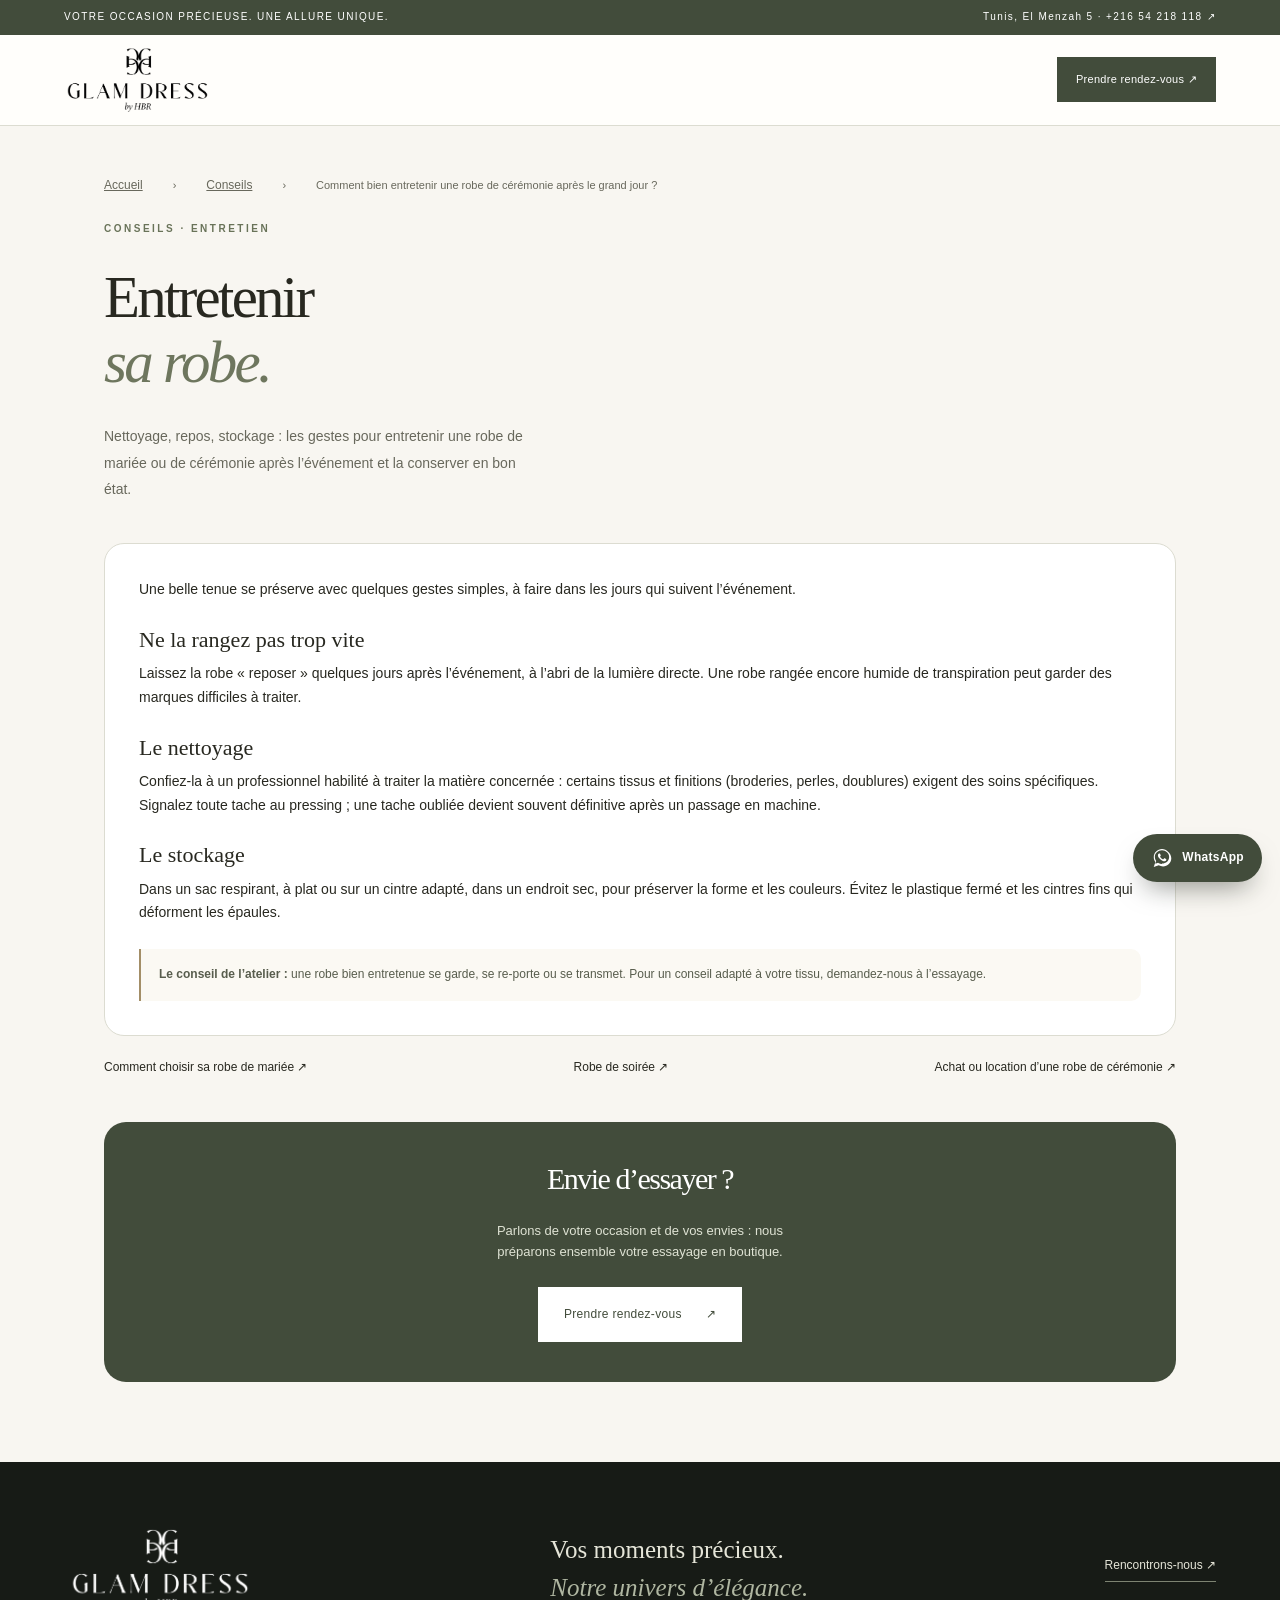
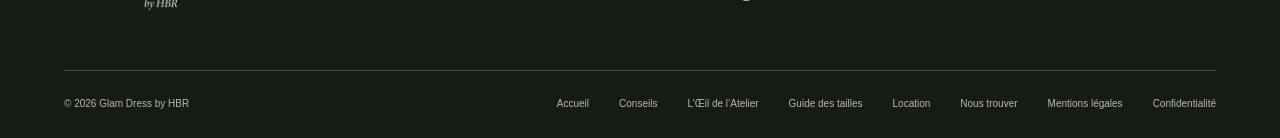
<file: conseil-entretien-robe.html>
<!doctype html>
<html lang="fr"><head><meta charset="utf-8"><meta name="viewport" content="width=device-width,initial-scale=1"><link rel="icon" type="image/svg+xml" href="assets/favicon.svg"><meta property="og:site_name" content="Glam Dress by HBR"><meta property="og:locale" content="fr_FR"><meta name="theme-color" content="#f8f6f1"><link rel="manifest" href="manifest.webmanifest"><link rel="apple-touch-icon" href="assets/apple-touch-icon.png"><meta property="og:url" content="https://aymenessouyah.github.io/GlamDressByHBR/conseil-entretien-robe.html"><link rel="canonical" href="https://aymenessouyah.github.io/GlamDressByHBR/conseil-entretien-robe.html"><meta property="og:type" content="article"><meta property="og:title" content="Comment bien entretenir une robe de cérémonie après le grand jour ?"><meta property="og:description" content="Nettoyage, repos, stockage : les gestes pour entretenir une robe de mariée ou de cérémonie après l’événement et la conserver en bon état."><meta property="og:image" content="https://aymenessouyah.github.io/GlamDressByHBR/assets/editorial.jpg"><meta name="twitter:card" content="summary_large_image"><meta name="twitter:image" content="https://aymenessouyah.github.io/GlamDressByHBR/assets/editorial.jpg"><title>Comment bien entretenir une robe de cérémonie après le grand jour ? — Glam Dress by HBR</title><meta name="description" content="Nettoyage, repos, stockage : les gestes pour entretenir une robe de mariée ou de cérémonie après l’événement et la conserver en bon état."><script type="application/ld+json">{"@context": "https://schema.org", "@type": "Article", "headline": "Comment bien entretenir une robe de cérémonie après le grand jour ?", "description": "Nettoyage, repos, stockage : les gestes pour entretenir une robe de mariée ou de cérémonie après l’événement et la conserver en bon état.", "inLanguage": "fr-FR", "mainEntityOfPage": {"@type": "WebPage", "@id": "https://aymenessouyah.github.io/GlamDressByHBR/conseil-entretien-robe.html"}, "url": "https://aymenessouyah.github.io/GlamDressByHBR/conseil-entretien-robe.html", "image": "https://aymenessouyah.github.io/GlamDressByHBR/assets/editorial.jpg", "author": {"@type": "Organization", "name": "Glam Dress by HBR", "url": "https://aymenessouyah.github.io/GlamDressByHBR/"}, "publisher": {"@type": "Organization", "name": "Glam Dress by HBR", "url": "https://aymenessouyah.github.io/GlamDressByHBR/", "logo": {"@type": "ImageObject", "url": "https://aymenessouyah.github.io/GlamDressByHBR/assets/logo-dark.png"}}, "isPartOf": {"@type": "Blog", "@id": "https://aymenessouyah.github.io/GlamDressByHBR/blog.html#blog", "name": "Conseils & guides — Glam Dress by HBR"}}</script><script type="application/ld+json">{"@context": "https://schema.org", "@type": "BreadcrumbList", "itemListElement": [{"@type": "ListItem", "position": 1, "name": "Accueil", "item": "https://aymenessouyah.github.io/GlamDressByHBR/"}, {"@type": "ListItem", "position": 2, "name": "Conseils", "item": "https://aymenessouyah.github.io/GlamDressByHBR/blog.html"}, {"@type": "ListItem", "position": 3, "name": "Comment bien entretenir une robe de cérémonie après le grand jour ?", "item": "https://aymenessouyah.github.io/GlamDressByHBR/conseil-entretien-robe.html"}]}</script><link rel="stylesheet" href="style.css"><script src="assets/wa-float.js" defer></script></head>
<body><a class="skip" href="#main">Aller au contenu</a><div class="topbar"><span>VOTRE OCCASION PRÉCIEUSE. UNE ALLURE UNIQUE.</span><a href="tel:+21654218118">Tunis, El Menzah 5 · +216 54 218 118 ↗</a></div><header><a class="brand" href="index.html" aria-label="Glam Dress by HBR — accueil"><img src="assets/logo-dark.png" width="210" height="95" alt="Glam Dress by HBR"></a><div class="nav-actions"><a class="button small" href="index.html#contact">Prendre rendez-vous ↗</a></div></header>
<main id="main" class="page"><nav class="breadcrumb" aria-label="Fil d’Ariane"><a href="index.html">Accueil</a> › <a href="blog.html">Conseils</a> › <span>Comment bien entretenir une robe de cérémonie après le grand jour ?</span></nav>
<div class="page-head"><p class="eyebrow">CONSEILS · ENTRETIEN</p><h1>Entretenir<br><em>sa robe.</em></h1><p class="intro">Nettoyage, repos, stockage : les gestes pour entretenir une robe de mariée ou de cérémonie après l’événement et la conserver en bon état.</p></div>
<article class="post">
<p>Une belle tenue se préserve avec quelques gestes simples, à faire dans les jours qui suivent l’événement.</p>
<h3>Ne la rangez pas trop vite</h3>
<p>Laissez la robe «&nbsp;reposer&nbsp;» quelques jours après l’événement, à l’abri de la lumière directe. Une robe rangée encore humide de transpiration peut garder des marques difficiles à traiter.</p>
<h3>Le nettoyage</h3>
<p>Confiez-la à un professionnel habilité à traiter la matière concernée&nbsp;: certains tissus et finitions (broderies, perles, doublures) exigent des soins spécifiques. Signalez toute tache au pressing&nbsp;; une tache oubliée devient souvent définitive après un passage en machine.</p>
<h3>Le stockage</h3>
<p>Dans un sac respirant, à plat ou sur un cintre adapté, dans un endroit sec, pour préserver la forme et les couleurs. Évitez le plastique fermé et les cintres fins qui déforment les épaules.</p>
<div class="post-tip"><strong>Le conseil de l’atelier&nbsp;:</strong> une robe bien entretenue se garde, se re-porte ou se transmet. Pour un conseil adapté à votre tissu, demandez-nous à l’essayage.</div>
</article>
<nav class="post-nav" aria-label="À lire aussi"><a href="conseil-robe-mariee.html">Comment choisir sa robe de mariée ↗</a><a href="conseil-robe-soiree.html">Robe de soirée ↗</a><a href="conseil-achat-location.html">Achat ou location d’une robe de cérémonie ↗</a></nav>
<div class="page-cta"><h2>Envie d’essayer ?</h2><p>Parlons de votre occasion et de vos envies : nous préparons ensemble votre essayage en boutique.</p><a class="button" href="index.html#contact">Prendre rendez-vous <span>↗</span></a></div>
</main><footer><div class="footer-main"><img src="assets/logo-light.png" alt="Glam Dress by HBR" width="250" height="113"><p>Vos moments précieux.<br><i>Notre univers d’élégance.</i></p><a href="index.html#contact">Rencontrons-nous ↗</a></div><div class="footer-bottom"><span>© <span id="year">2026</span> Glam Dress by HBR</span><div><a href="index.html">Accueil</a><a href="blog.html">Conseils</a><a href="styliste-ia.html">L’Œil de l’Atelier</a><a href="tailles.html">Guide des tailles</a><a href="location.html">Location</a><a href="nous-trouver.html">Nous trouver</a><a href="mentions-legales.html">Mentions légales</a><a href="confidentialite.html">Confidentialité</a></div></div></footer>
<script>document.getElementById("year").textContent=new Date().getFullYear();</script>
<script src="assets/boutique.js"></script><script src="assets/boutique-ui.js"></script><script src="assets/ui.js"></script><script src="assets/protect.js"></script></body></html>
</file>
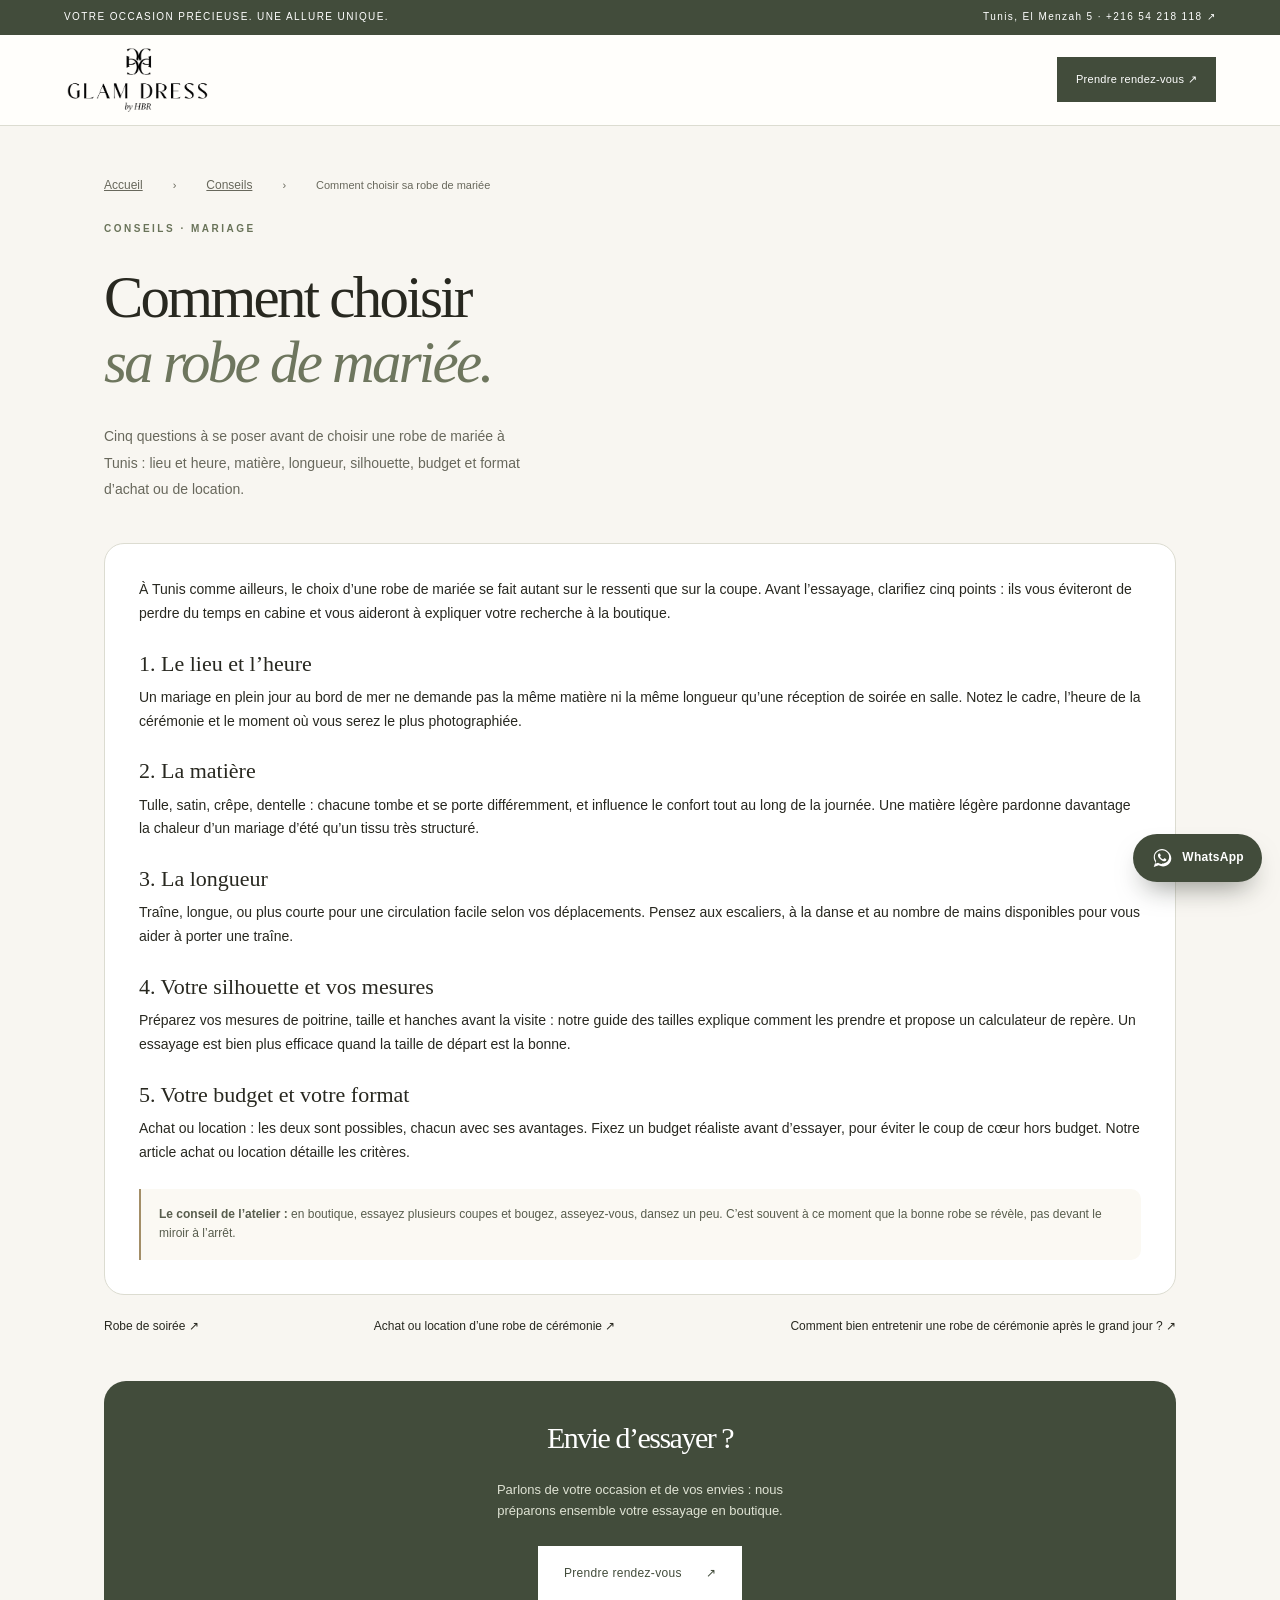
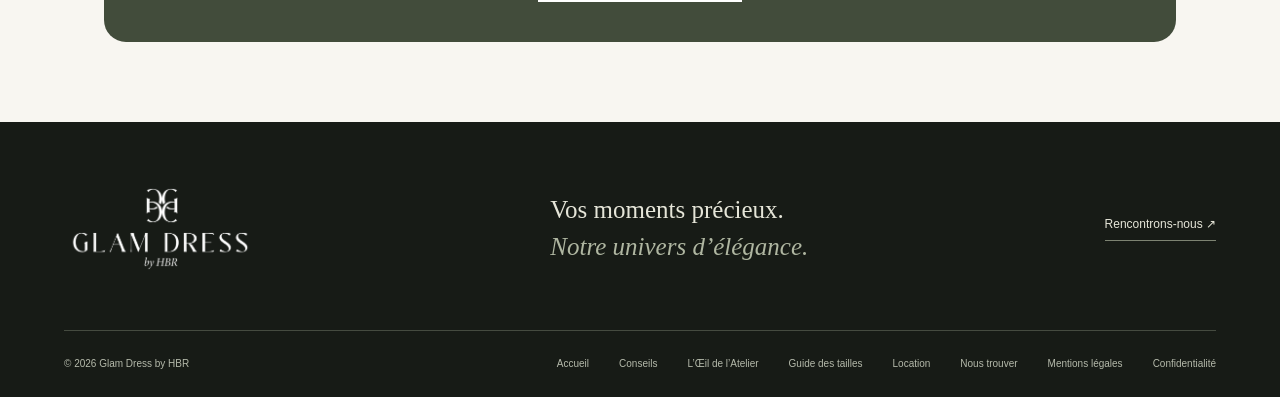
<file: conseil-robe-mariee.html>
<!doctype html>
<html lang="fr"><head><meta charset="utf-8"><meta name="viewport" content="width=device-width,initial-scale=1"><link rel="icon" type="image/svg+xml" href="assets/favicon.svg"><meta property="og:site_name" content="Glam Dress by HBR"><meta property="og:locale" content="fr_FR"><meta name="theme-color" content="#f8f6f1"><link rel="manifest" href="manifest.webmanifest"><link rel="apple-touch-icon" href="assets/apple-touch-icon.png"><meta property="og:url" content="https://aymenessouyah.github.io/GlamDressByHBR/conseil-robe-mariee.html"><link rel="canonical" href="https://aymenessouyah.github.io/GlamDressByHBR/conseil-robe-mariee.html"><meta property="og:type" content="article"><meta property="og:title" content="Comment choisir sa robe de mariée : 5 questions à se poser"><meta property="og:description" content="Cinq questions à se poser avant de choisir une robe de mariée à Tunis : lieu et heure, matière, longueur, silhouette, budget et format d’achat ou de location."><meta property="og:image" content="https://aymenessouyah.github.io/GlamDressByHBR/assets/editorial.jpg"><meta name="twitter:card" content="summary_large_image"><meta name="twitter:image" content="https://aymenessouyah.github.io/GlamDressByHBR/assets/editorial.jpg"><title>Comment choisir sa robe de mariée : 5 questions à se poser — Glam Dress by HBR</title><meta name="description" content="Cinq questions à se poser avant de choisir une robe de mariée à Tunis : lieu et heure, matière, longueur, silhouette, budget et format d’achat ou de location."><script type="application/ld+json">{"@context": "https://schema.org", "@type": "Article", "headline": "Comment choisir sa robe de mariée : 5 questions à se poser", "description": "Cinq questions à se poser avant de choisir une robe de mariée à Tunis : lieu et heure, matière, longueur, silhouette, budget et format d’achat ou de location.", "inLanguage": "fr-FR", "mainEntityOfPage": {"@type": "WebPage", "@id": "https://aymenessouyah.github.io/GlamDressByHBR/conseil-robe-mariee.html"}, "url": "https://aymenessouyah.github.io/GlamDressByHBR/conseil-robe-mariee.html", "image": "https://aymenessouyah.github.io/GlamDressByHBR/assets/editorial.jpg", "author": {"@type": "Organization", "name": "Glam Dress by HBR", "url": "https://aymenessouyah.github.io/GlamDressByHBR/"}, "publisher": {"@type": "Organization", "name": "Glam Dress by HBR", "url": "https://aymenessouyah.github.io/GlamDressByHBR/", "logo": {"@type": "ImageObject", "url": "https://aymenessouyah.github.io/GlamDressByHBR/assets/logo-dark.png"}}, "isPartOf": {"@type": "Blog", "@id": "https://aymenessouyah.github.io/GlamDressByHBR/blog.html#blog", "name": "Conseils & guides — Glam Dress by HBR"}}</script><script type="application/ld+json">{"@context": "https://schema.org", "@type": "BreadcrumbList", "itemListElement": [{"@type": "ListItem", "position": 1, "name": "Accueil", "item": "https://aymenessouyah.github.io/GlamDressByHBR/"}, {"@type": "ListItem", "position": 2, "name": "Conseils", "item": "https://aymenessouyah.github.io/GlamDressByHBR/blog.html"}, {"@type": "ListItem", "position": 3, "name": "Comment choisir sa robe de mariée", "item": "https://aymenessouyah.github.io/GlamDressByHBR/conseil-robe-mariee.html"}]}</script><link rel="stylesheet" href="style.css"><script src="assets/wa-float.js" defer></script></head>
<body><a class="skip" href="#main">Aller au contenu</a><div class="topbar"><span>VOTRE OCCASION PRÉCIEUSE. UNE ALLURE UNIQUE.</span><a href="tel:+21654218118">Tunis, El Menzah 5 · +216 54 218 118 ↗</a></div><header><a class="brand" href="index.html" aria-label="Glam Dress by HBR — accueil"><img src="assets/logo-dark.png" width="210" height="95" alt="Glam Dress by HBR"></a><div class="nav-actions"><a class="button small" href="index.html#contact">Prendre rendez-vous ↗</a></div></header>
<main id="main" class="page"><nav class="breadcrumb" aria-label="Fil d’Ariane"><a href="index.html">Accueil</a> › <a href="blog.html">Conseils</a> › <span>Comment choisir sa robe de mariée</span></nav>
<div class="page-head"><p class="eyebrow">CONSEILS · MARIAGE</p><h1>Comment choisir<br><em>sa robe de mariée.</em></h1><p class="intro">Cinq questions à se poser avant de choisir une robe de mariée à Tunis : lieu et heure, matière, longueur, silhouette, budget et format d’achat ou de location.</p></div>
<article class="post">
<p>À Tunis comme ailleurs, le choix d’une robe de mariée se fait autant sur le ressenti que sur la coupe. Avant l’essayage, clarifiez cinq points : ils vous éviteront de perdre du temps en cabine et vous aideront à expliquer votre recherche à la boutique.</p>
<h3>1. Le lieu et l’heure</h3>
<p>Un mariage en plein jour au bord de mer ne demande pas la même matière ni la même longueur qu’une réception de soirée en salle. Notez le cadre, l’heure de la cérémonie et le moment où vous serez le plus photographiée.</p>
<h3>2. La matière</h3>
<p>Tulle, satin, crêpe, dentelle&nbsp;: chacune tombe et se porte différemment, et influence le confort tout au long de la journée. Une matière légère pardonne davantage la chaleur d’un mariage d’été qu’un tissu très structuré.</p>
<h3>3. La longueur</h3>
<p>Traîne, longue, ou plus courte pour une circulation facile selon vos déplacements. Pensez aux escaliers, à la danse et au nombre de mains disponibles pour vous aider à porter une traîne.</p>
<h3>4. Votre silhouette et vos mesures</h3>
<p>Préparez vos mesures de poitrine, taille et hanches avant la visite&nbsp;: notre <a href="tailles.html">guide des tailles</a> explique comment les prendre et propose un calculateur de repère. Un essayage est bien plus efficace quand la taille de départ est la bonne.</p>
<h3>5. Votre budget et votre format</h3>
<p>Achat ou location&nbsp;: les deux sont possibles, chacun avec ses avantages. Fixez un budget réaliste avant d’essayer, pour éviter le coup de cœur hors budget. Notre article <a href="conseil-achat-location.html">achat ou location</a> détaille les critères.</p>
<div class="post-tip"><strong>Le conseil de l’atelier&nbsp;:</strong> en boutique, essayez plusieurs coupes et bougez, asseyez-vous, dansez un peu. C’est souvent à ce moment que la bonne robe se révèle, pas devant le miroir à l’arrêt.</div>
</article>
<nav class="post-nav" aria-label="À lire aussi"><a href="conseil-robe-soiree.html">Robe de soirée ↗</a><a href="conseil-achat-location.html">Achat ou location d’une robe de cérémonie ↗</a><a href="conseil-entretien-robe.html">Comment bien entretenir une robe de cérémonie après le grand jour ? ↗</a></nav>
<div class="page-cta"><h2>Envie d’essayer ?</h2><p>Parlons de votre occasion et de vos envies : nous préparons ensemble votre essayage en boutique.</p><a class="button" href="index.html#contact">Prendre rendez-vous <span>↗</span></a></div>
</main><footer><div class="footer-main"><img src="assets/logo-light.png" alt="Glam Dress by HBR" width="250" height="113"><p>Vos moments précieux.<br><i>Notre univers d’élégance.</i></p><a href="index.html#contact">Rencontrons-nous ↗</a></div><div class="footer-bottom"><span>© <span id="year">2026</span> Glam Dress by HBR</span><div><a href="index.html">Accueil</a><a href="blog.html">Conseils</a><a href="styliste-ia.html">L’Œil de l’Atelier</a><a href="tailles.html">Guide des tailles</a><a href="location.html">Location</a><a href="nous-trouver.html">Nous trouver</a><a href="mentions-legales.html">Mentions légales</a><a href="confidentialite.html">Confidentialité</a></div></div></footer>
<script>document.getElementById("year").textContent=new Date().getFullYear();</script>
<script src="assets/boutique.js"></script><script src="assets/boutique-ui.js"></script><script src="assets/ui.js"></script><script src="assets/protect.js"></script></body></html>
</file>
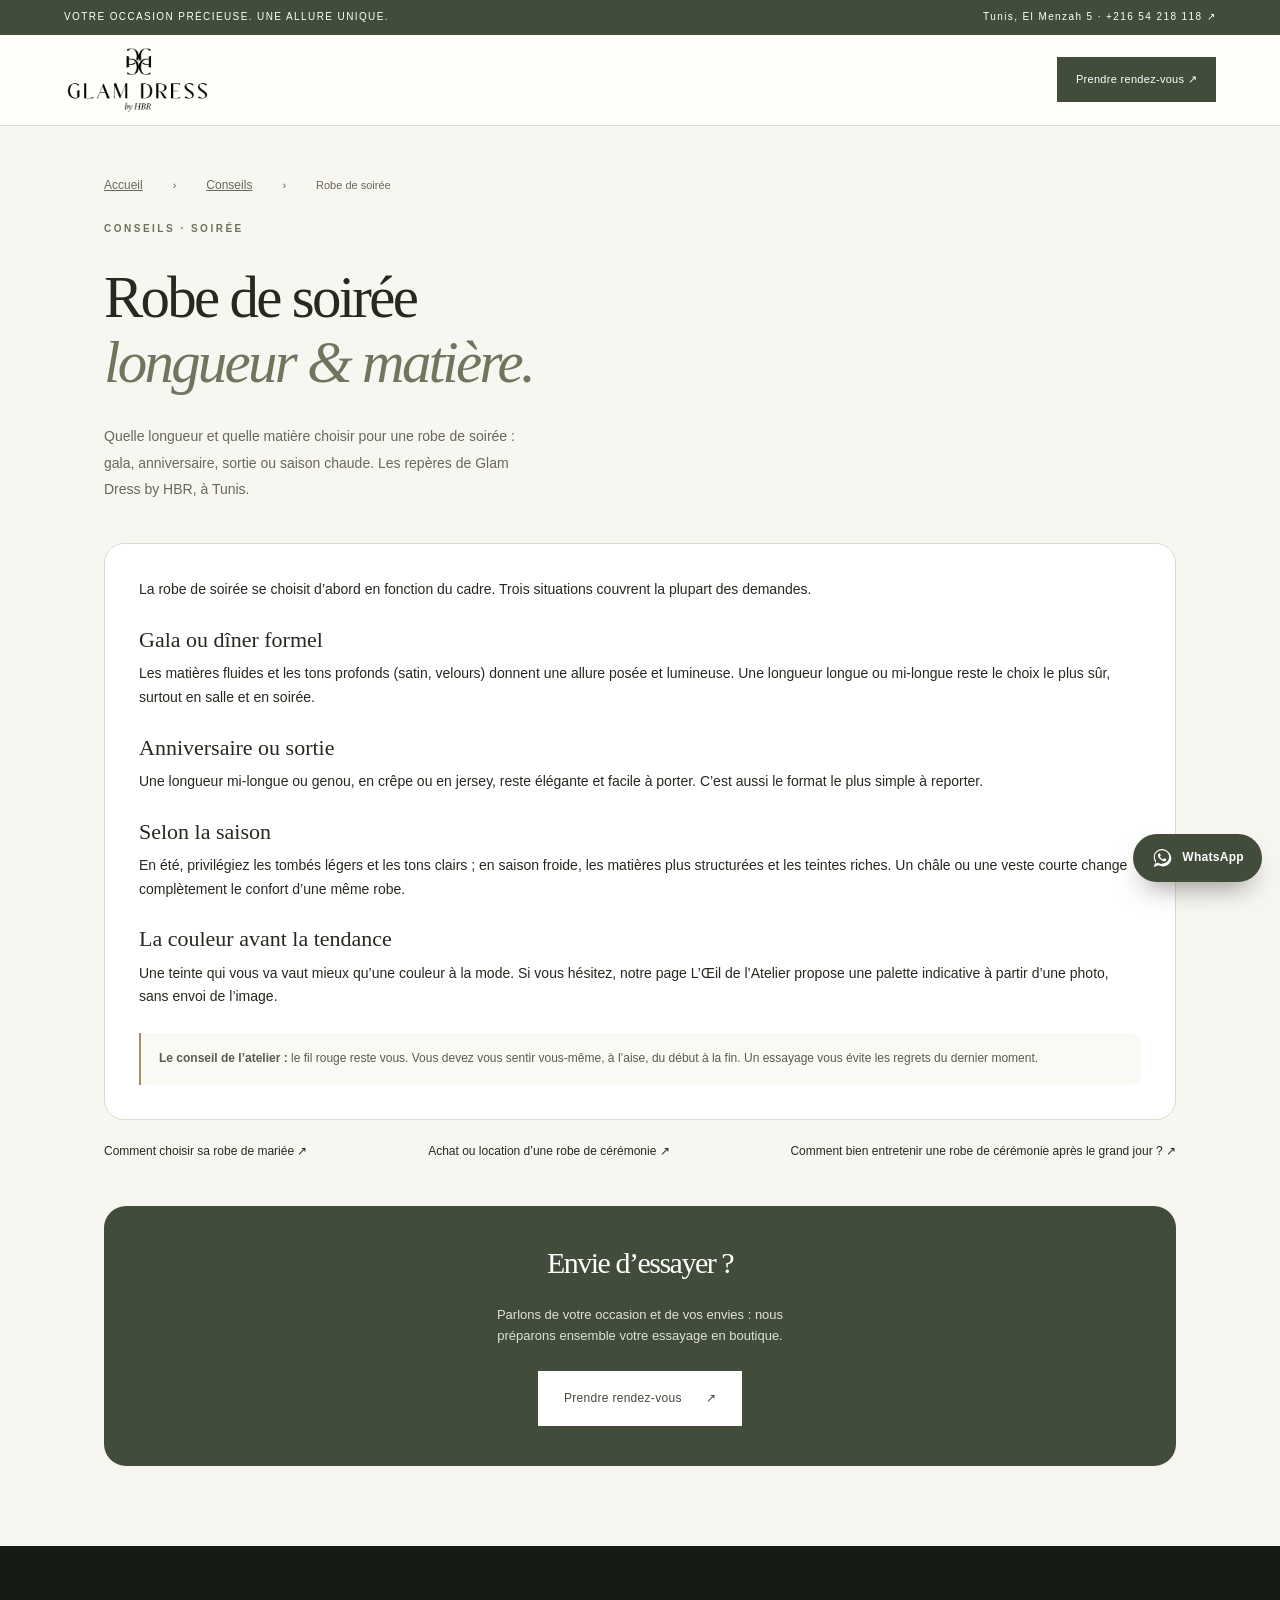
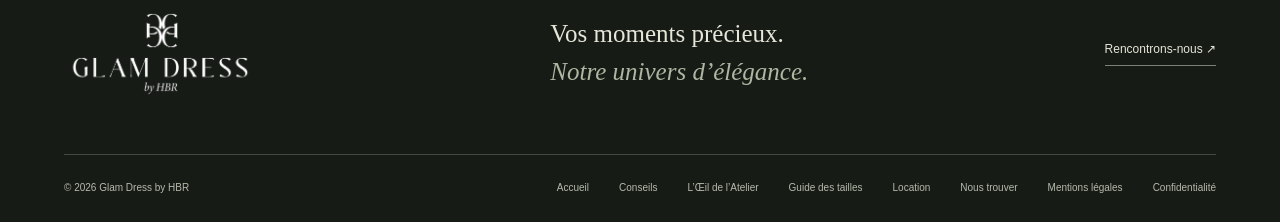
<file: conseil-robe-soiree.html>
<!doctype html>
<html lang="fr"><head><meta charset="utf-8"><meta name="viewport" content="width=device-width,initial-scale=1"><link rel="icon" type="image/svg+xml" href="assets/favicon.svg"><meta property="og:site_name" content="Glam Dress by HBR"><meta property="og:locale" content="fr_FR"><meta name="theme-color" content="#f8f6f1"><link rel="manifest" href="manifest.webmanifest"><link rel="apple-touch-icon" href="assets/apple-touch-icon.png"><meta property="og:url" content="https://aymenessouyah.github.io/GlamDressByHBR/conseil-robe-soiree.html"><link rel="canonical" href="https://aymenessouyah.github.io/GlamDressByHBR/conseil-robe-soiree.html"><meta property="og:type" content="article"><meta property="og:title" content="Robe de soirée : quelle longueur et quelle matière selon l’occasion ?"><meta property="og:description" content="Quelle longueur et quelle matière choisir pour une robe de soirée : gala, anniversaire, sortie ou saison chaude. Les repères de Glam Dress by HBR, à Tunis."><meta property="og:image" content="https://aymenessouyah.github.io/GlamDressByHBR/assets/editorial.jpg"><meta name="twitter:card" content="summary_large_image"><meta name="twitter:image" content="https://aymenessouyah.github.io/GlamDressByHBR/assets/editorial.jpg"><title>Robe de soirée : quelle longueur et quelle matière selon l’occasion ? — Glam Dress by HBR</title><meta name="description" content="Quelle longueur et quelle matière choisir pour une robe de soirée : gala, anniversaire, sortie ou saison chaude. Les repères de Glam Dress by HBR, à Tunis."><script type="application/ld+json">{"@context": "https://schema.org", "@type": "Article", "headline": "Robe de soirée : quelle longueur et quelle matière selon l’occasion ?", "description": "Quelle longueur et quelle matière choisir pour une robe de soirée : gala, anniversaire, sortie ou saison chaude. Les repères de Glam Dress by HBR, à Tunis.", "inLanguage": "fr-FR", "mainEntityOfPage": {"@type": "WebPage", "@id": "https://aymenessouyah.github.io/GlamDressByHBR/conseil-robe-soiree.html"}, "url": "https://aymenessouyah.github.io/GlamDressByHBR/conseil-robe-soiree.html", "image": "https://aymenessouyah.github.io/GlamDressByHBR/assets/editorial.jpg", "author": {"@type": "Organization", "name": "Glam Dress by HBR", "url": "https://aymenessouyah.github.io/GlamDressByHBR/"}, "publisher": {"@type": "Organization", "name": "Glam Dress by HBR", "url": "https://aymenessouyah.github.io/GlamDressByHBR/", "logo": {"@type": "ImageObject", "url": "https://aymenessouyah.github.io/GlamDressByHBR/assets/logo-dark.png"}}, "isPartOf": {"@type": "Blog", "@id": "https://aymenessouyah.github.io/GlamDressByHBR/blog.html#blog", "name": "Conseils & guides — Glam Dress by HBR"}}</script><script type="application/ld+json">{"@context": "https://schema.org", "@type": "BreadcrumbList", "itemListElement": [{"@type": "ListItem", "position": 1, "name": "Accueil", "item": "https://aymenessouyah.github.io/GlamDressByHBR/"}, {"@type": "ListItem", "position": 2, "name": "Conseils", "item": "https://aymenessouyah.github.io/GlamDressByHBR/blog.html"}, {"@type": "ListItem", "position": 3, "name": "Robe de soirée", "item": "https://aymenessouyah.github.io/GlamDressByHBR/conseil-robe-soiree.html"}]}</script><link rel="stylesheet" href="style.css"><script src="assets/wa-float.js" defer></script></head>
<body><a class="skip" href="#main">Aller au contenu</a><div class="topbar"><span>VOTRE OCCASION PRÉCIEUSE. UNE ALLURE UNIQUE.</span><a href="tel:+21654218118">Tunis, El Menzah 5 · +216 54 218 118 ↗</a></div><header><a class="brand" href="index.html" aria-label="Glam Dress by HBR — accueil"><img src="assets/logo-dark.png" width="210" height="95" alt="Glam Dress by HBR"></a><div class="nav-actions"><a class="button small" href="index.html#contact">Prendre rendez-vous ↗</a></div></header>
<main id="main" class="page"><nav class="breadcrumb" aria-label="Fil d’Ariane"><a href="index.html">Accueil</a> › <a href="blog.html">Conseils</a> › <span>Robe de soirée</span></nav>
<div class="page-head"><p class="eyebrow">CONSEILS · SOIRÉE</p><h1>Robe de soirée<br><em>longueur & matière.</em></h1><p class="intro">Quelle longueur et quelle matière choisir pour une robe de soirée : gala, anniversaire, sortie ou saison chaude. Les repères de Glam Dress by HBR, à Tunis.</p></div>
<article class="post">
<p>La robe de soirée se choisit d’abord en fonction du cadre. Trois situations couvrent la plupart des demandes.</p>
<h3>Gala ou dîner formel</h3>
<p>Les matières fluides et les tons profonds (satin, velours) donnent une allure posée et lumineuse. Une longueur longue ou mi-longue reste le choix le plus sûr, surtout en salle et en soirée.</p>
<h3>Anniversaire ou sortie</h3>
<p>Une longueur mi-longue ou genou, en crêpe ou en jersey, reste élégante et facile à porter. C’est aussi le format le plus simple à reporter.</p>
<h3>Selon la saison</h3>
<p>En été, privilégiez les tombés légers et les tons clairs&nbsp;; en saison froide, les matières plus structurées et les teintes riches. Un châle ou une veste courte change complètement le confort d’une même robe.</p>
<h3>La couleur avant la tendance</h3>
<p>Une teinte qui vous va vaut mieux qu’une couleur à la mode. Si vous hésitez, notre page <a href="styliste-ia.html">L’Œil de l’Atelier</a> propose une palette indicative à partir d’une photo, sans envoi de l’image.</p>
<div class="post-tip"><strong>Le conseil de l’atelier&nbsp;:</strong> le fil rouge reste vous. Vous devez vous sentir vous-même, à l’aise, du début à la fin. Un essayage vous évite les regrets du dernier moment.</div>
</article>
<nav class="post-nav" aria-label="À lire aussi"><a href="conseil-robe-mariee.html">Comment choisir sa robe de mariée ↗</a><a href="conseil-achat-location.html">Achat ou location d’une robe de cérémonie ↗</a><a href="conseil-entretien-robe.html">Comment bien entretenir une robe de cérémonie après le grand jour ? ↗</a></nav>
<div class="page-cta"><h2>Envie d’essayer ?</h2><p>Parlons de votre occasion et de vos envies : nous préparons ensemble votre essayage en boutique.</p><a class="button" href="index.html#contact">Prendre rendez-vous <span>↗</span></a></div>
</main><footer><div class="footer-main"><img src="assets/logo-light.png" alt="Glam Dress by HBR" width="250" height="113"><p>Vos moments précieux.<br><i>Notre univers d’élégance.</i></p><a href="index.html#contact">Rencontrons-nous ↗</a></div><div class="footer-bottom"><span>© <span id="year">2026</span> Glam Dress by HBR</span><div><a href="index.html">Accueil</a><a href="blog.html">Conseils</a><a href="styliste-ia.html">L’Œil de l’Atelier</a><a href="tailles.html">Guide des tailles</a><a href="location.html">Location</a><a href="nous-trouver.html">Nous trouver</a><a href="mentions-legales.html">Mentions légales</a><a href="confidentialite.html">Confidentialité</a></div></div></footer>
<script>document.getElementById("year").textContent=new Date().getFullYear();</script>
<script src="assets/boutique.js"></script><script src="assets/boutique-ui.js"></script><script src="assets/ui.js"></script><script src="assets/protect.js"></script></body></html>
</file>
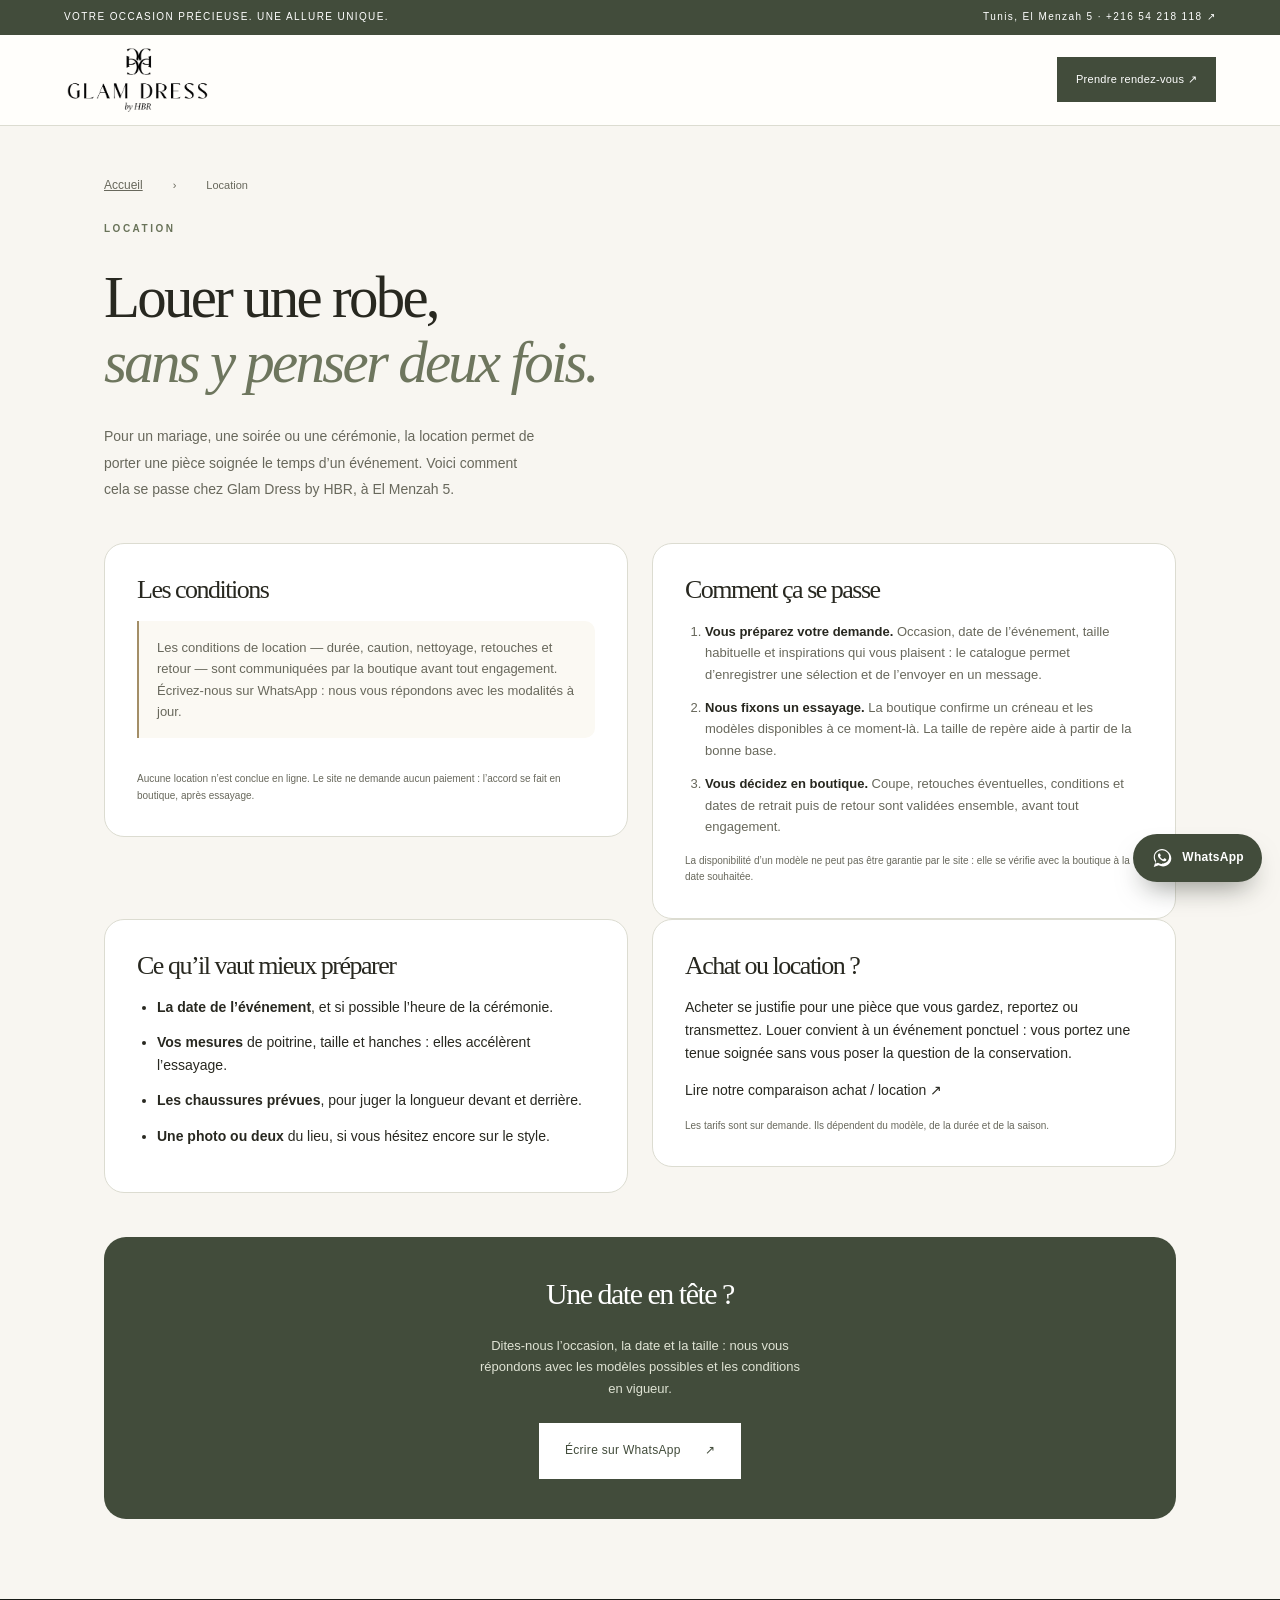
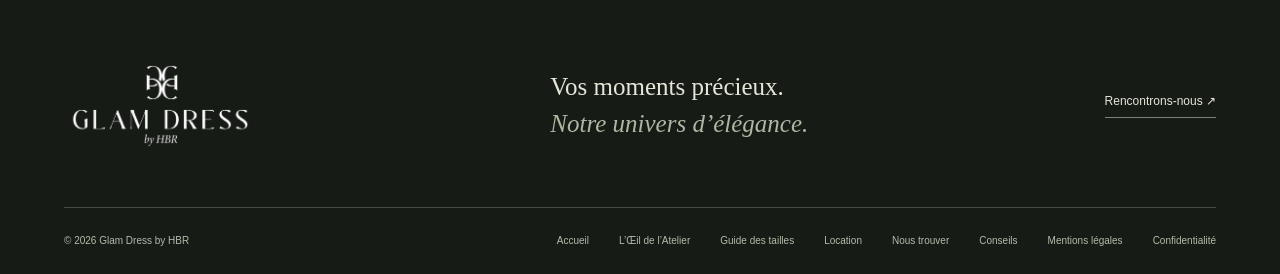
<file: location.html>
<!doctype html>
<html lang="fr"><head><meta charset="utf-8"><meta name="viewport" content="width=device-width,initial-scale=1"><link rel="icon" type="image/svg+xml" href="assets/favicon.svg"><meta property="og:site_name" content="Glam Dress by HBR"><meta property="og:locale" content="fr_FR"><meta name="theme-color" content="#f8f6f1"><link rel="manifest" href="manifest.webmanifest"><link rel="apple-touch-icon" href="assets/apple-touch-icon.png"><meta property="og:url" content="https://aymenessouyah.github.io/GlamDressByHBR/location.html"><link rel="canonical" href="https://aymenessouyah.github.io/GlamDressByHBR/location.html"><meta property="og:type" content="website"><meta property="og:title" content="Location de robe de cérémonie — Glam Dress by HBR, Tunis"><meta property="og:description" content="Louer une robe de mariée, de soirée ou un caftan à El Menzah 5, Tunis : comment se passe une location, ce qu’il faut préparer et les conditions confirmées par la boutique."><meta property="og:image" content="https://aymenessouyah.github.io/GlamDressByHBR/assets/editorial.jpg"><meta name="twitter:card" content="summary_large_image"><meta name="twitter:image" content="https://aymenessouyah.github.io/GlamDressByHBR/assets/editorial.jpg"><title>Location de robe de cérémonie — Glam Dress by HBR, Tunis</title><meta name="description" content="Louer une robe de mariée, de soirée ou un caftan à El Menzah 5, Tunis : comment se passe une location, ce qu’il faut préparer et les conditions confirmées par la boutique."><script type="application/ld+json">{"@context":"https://schema.org","@type":"ClothingStore","@id":"https://aymenessouyah.github.io/GlamDressByHBR/#boutique","name":"Glam Dress by HBR","url":"https://aymenessouyah.github.io/GlamDressByHBR/"}</script><script type="application/ld+json">{"@context":"https://schema.org","@type":"Service","name":"Location de robes de cérémonie","serviceType":"Location de robes de mariée, de soirée et de tenues orientales","areaServed":{"@type":"City","name":"Tunis"},"provider":{"@id":"https://aymenessouyah.github.io/GlamDressByHBR/#boutique"},"url":"https://aymenessouyah.github.io/GlamDressByHBR/location.html","termsOfService":"Les conditions de location (durée, caution, nettoyage, retouches, retour) sont confirmées par la boutique avant tout engagement."}</script><script type="application/ld+json">{"@context":"https://schema.org","@type":"BreadcrumbList","itemListElement":[{"@type":"ListItem","position":1,"name":"Accueil","item":"https://aymenessouyah.github.io/GlamDressByHBR/"},{"@type":"ListItem","position":2,"name":"Location","item":"https://aymenessouyah.github.io/GlamDressByHBR/location.html"}]}</script><link rel="stylesheet" href="style.css"><script src="assets/wa-float.js" defer></script></head>
<body><a class="skip" href="#main">Aller au contenu</a><div class="topbar"><span>VOTRE OCCASION PRÉCIEUSE. UNE ALLURE UNIQUE.</span><a href="tel:+21654218118">Tunis, El Menzah 5 · +216 54 218 118 ↗</a></div><header><a class="brand" href="index.html" aria-label="Glam Dress by HBR — accueil"><img src="assets/logo-dark.png" width="210" height="95" alt="Glam Dress by HBR"></a><div class="nav-actions"><a class="button small" href="index.html#contact">Prendre rendez-vous ↗</a></div></header>
<main id="main" class="page"><nav class="breadcrumb" aria-label="Fil d’Ariane"><a href="index.html">Accueil</a> › <span>Location</span></nav>
<div class="page-head"><p class="eyebrow">LOCATION</p><h1>Louer une robe,<br><em>sans y penser deux fois.</em></h1><p class="intro">Pour un mariage, une soirée ou une cérémonie, la location permet de porter une pièce soignée le temps d’un événement. Voici comment cela se passe chez Glam Dress by HBR, à El Menzah 5.</p></div>

<p class="notice" data-price-range hidden></p>

<div class="size-grid">
<section class="panel">
<h2>Les conditions</h2>
<p class="cond-empty" data-cond-empty>Les conditions de location — durée, caution, nettoyage, retouches et retour — sont communiquées par la boutique avant tout engagement. Écrivez-nous sur WhatsApp&nbsp;: nous vous répondons avec les modalités à jour.</p>
<dl class="cond-list">
<div data-cond="duree" hidden><dt>Durée de la location</dt><dd></dd></div>
<div data-cond="delai" hidden><dt>Délai de réservation</dt><dd></dd></div>
<div data-cond="caution" hidden><dt>Caution</dt><dd></dd></div>
<div data-cond="nettoyage" hidden><dt>Nettoyage</dt><dd></dd></div>
<div data-cond="retouches" hidden><dt>Retouches</dt><dd></dd></div>
<div data-cond="retour" hidden><dt>Retour de la robe</dt><dd></dd></div>
</dl>
<p class="fine">Aucune location n’est conclue en ligne. Le site ne demande aucun paiement&nbsp;: l’accord se fait en boutique, après essayage.</p>
</section>

<section class="panel">
<h2>Comment ça se passe</h2>
<ol class="measure-list">
<li><strong>Vous préparez votre demande.</strong> Occasion, date de l’événement, taille habituelle et inspirations qui vous plaisent&nbsp;: le <a href="index.html#collection">catalogue</a> permet d’enregistrer une sélection et de l’envoyer en un message.</li>
<li><strong>Nous fixons un essayage.</strong> La boutique confirme un créneau et les modèles disponibles à ce moment-là. La <a href="tailles.html">taille de repère</a> aide à partir de la bonne base.</li>
<li><strong>Vous décidez en boutique.</strong> Coupe, retouches éventuelles, conditions et dates de retrait puis de retour sont validées ensemble, avant tout engagement.</li>
</ol>
<p class="fine">La disponibilité d’un modèle ne peut pas être garantie par le site&nbsp;: elle se vérifie avec la boutique à la date souhaitée.</p>
</section>
</div>

<div class="size-grid">
<section class="panel">
<h2>Ce qu’il vaut mieux préparer</h2>
<ul class="post-list">
<li><strong>La date de l’événement</strong>, et si possible l’heure de la cérémonie.</li>
<li><strong>Vos mesures</strong> de poitrine, taille et hanches&nbsp;: elles accélèrent l’essayage.</li>
<li><strong>Les chaussures prévues</strong>, pour juger la longueur devant et derrière.</li>
<li><strong>Une photo ou deux</strong> du lieu, si vous hésitez encore sur le style.</li>
</ul>
</section>
<section class="panel">
<h2>Achat ou location ?</h2>
<p>Acheter se justifie pour une pièce que vous gardez, reportez ou transmettez. Louer convient à un événement ponctuel&nbsp;: vous portez une tenue soignée sans vous poser la question de la conservation.</p>
<p><a href="conseil-achat-location.html">Lire notre comparaison achat / location ↗</a></p>
<p class="fine">Les tarifs sont sur demande. Ils dépendent du modèle, de la durée et de la saison.</p>
</section>
</div>

<div class="page-cta"><h2>Une date en tête ?</h2><p>Dites-nous l’occasion, la date et la taille&nbsp;: nous vous répondons avec les modèles possibles et les conditions en vigueur.</p><a class="button" href="https://wa.me/21654218118" target="_blank" rel="noopener">Écrire sur WhatsApp <span>↗</span></a></div>
</main>
<footer><div class="footer-main"><img src="assets/logo-light.png" alt="Glam Dress by HBR" width="250" height="113"><p>Vos moments précieux.<br><i>Notre univers d’élégance.</i></p><a href="index.html#contact">Rencontrons-nous ↗</a></div><div class="footer-bottom"><span>© <span id="year">2026</span> Glam Dress by HBR</span><div><a href="index.html">Accueil</a><a href="styliste-ia.html">L’Œil de l’Atelier</a><a href="tailles.html">Guide des tailles</a><a href="location.html">Location</a><a href="nous-trouver.html">Nous trouver</a><a href="blog.html">Conseils</a><a href="mentions-legales.html">Mentions légales</a><a href="confidentialite.html">Confidentialité</a></div></div></footer>
<script>document.getElementById('year').textContent=new Date().getFullYear();</script>
<script src="assets/boutique.js"></script><script src="assets/boutique-ui.js"></script><script src="assets/ui.js"></script><script src="assets/protect.js"></script></body></html>
</file>
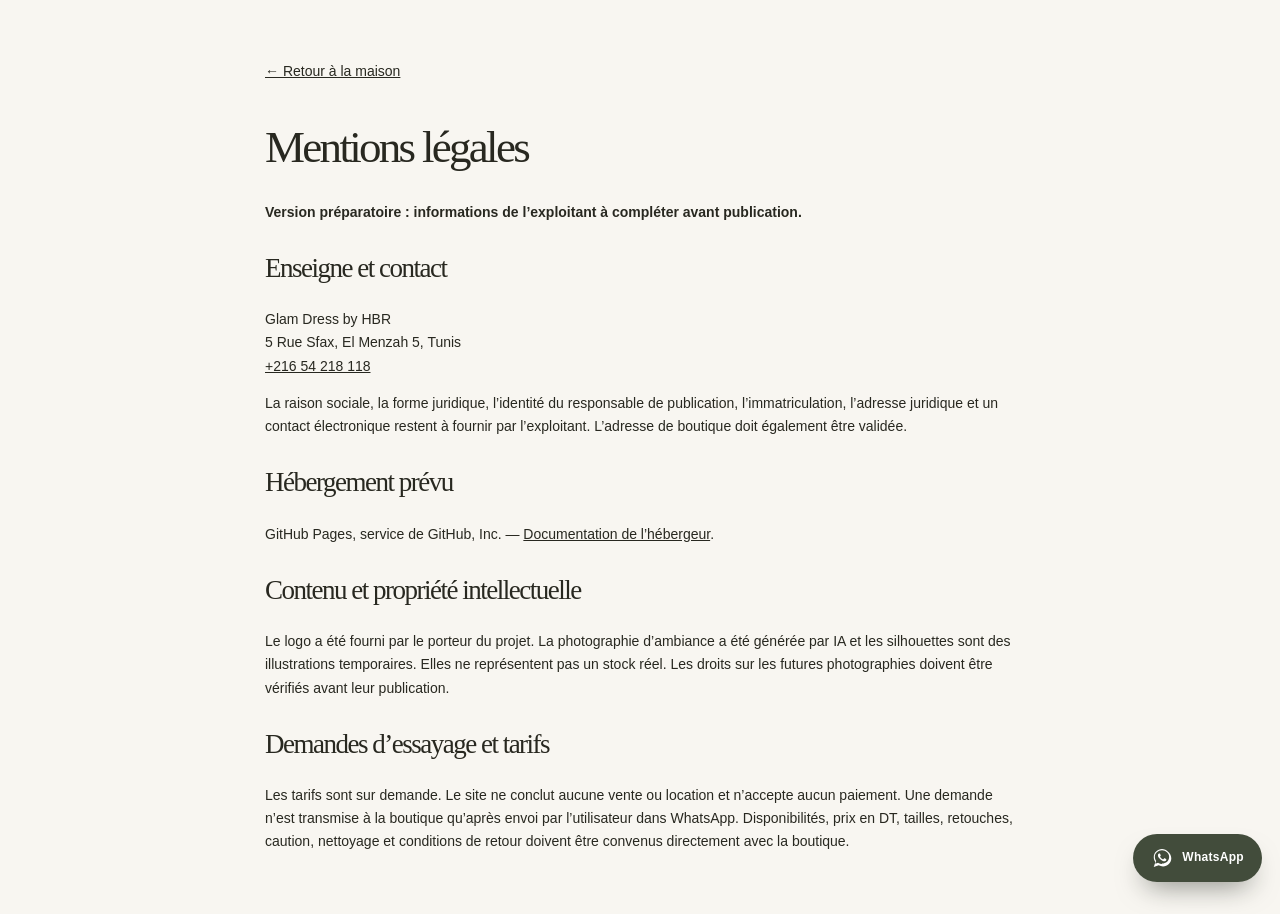
<file: mentions-legales.html>
<!doctype html><html lang="fr"><head><meta charset="utf-8"><meta name="viewport" content="width=device-width,initial-scale=1"><link rel="icon" type="image/svg+xml" href="assets/favicon.svg"><meta property="og:site_name" content="Glam Dress by HBR"><meta property="og:url" content="https://aymenessouyah.github.io/GlamDressByHBR/mentions-legales.html"><meta property="og:locale" content="fr_FR"><meta property="og:title" content="Mentions légales — Glam Dress by HBR"><meta property="og:image" content="https://aymenessouyah.github.io/GlamDressByHBR/assets/editorial.jpg"><meta name="twitter:card" content="summary_large_image"><meta name="twitter:image" content="https://aymenessouyah.github.io/GlamDressByHBR/assets/editorial.jpg"><meta name="robots" content="noindex"><title>Mentions légales — Glam Dress by HBR</title><link rel="canonical" href="https://aymenessouyah.github.io/GlamDressByHBR/mentions-legales.html"><link rel="manifest" href="manifest.webmanifest"><link rel="apple-touch-icon" href="assets/apple-touch-icon.png"><link rel="stylesheet" href="style.css"></head><body><main class="legal"><a href="index.html">← Retour à la maison</a><h1 style="margin-top:40px">Mentions légales</h1><p><strong>Version préparatoire : informations de l’exploitant à compléter avant publication.</strong></p><h2>Enseigne et contact</h2><p>Glam Dress by HBR<br>5 Rue Sfax, El Menzah 5, Tunis<br><a href="tel:+21654218118">+216 54 218 118</a></p><p>La raison sociale, la forme juridique, l’identité du responsable de publication, l’immatriculation, l’adresse juridique et un contact électronique restent à fournir par l’exploitant. L’adresse de boutique doit également être validée.</p><h2>Hébergement prévu</h2><p>GitHub Pages, service de GitHub, Inc. — <a href="https://docs.github.com/fr/pages" target="_blank" rel="noopener">Documentation de l’hébergeur</a>.</p><h2>Contenu et propriété intellectuelle</h2><p>Le logo a été fourni par le porteur du projet. La photographie d’ambiance a été générée par IA et les silhouettes sont des illustrations temporaires. Elles ne représentent pas un stock réel. Les droits sur les futures photographies doivent être vérifiés avant leur publication.</p><h2>Demandes d’essayage et tarifs</h2><p>Les tarifs sont sur demande. Le site ne conclut aucune vente ou location et n’accepte aucun paiement. Une demande n’est transmise à la boutique qu’après envoi par l’utilisateur dans WhatsApp. Disponibilités, prix en DT, tailles, retouches, caution, nettoyage et conditions de retour doivent être convenus directement avec la boutique.</p></main><script src="assets/boutique.js"></script><script src="assets/boutique-ui.js"></script><script src="assets/ui.js"></script><script src="assets/protect.js"></script><script src="assets/wa-float.js"></script></body></html>
</file>
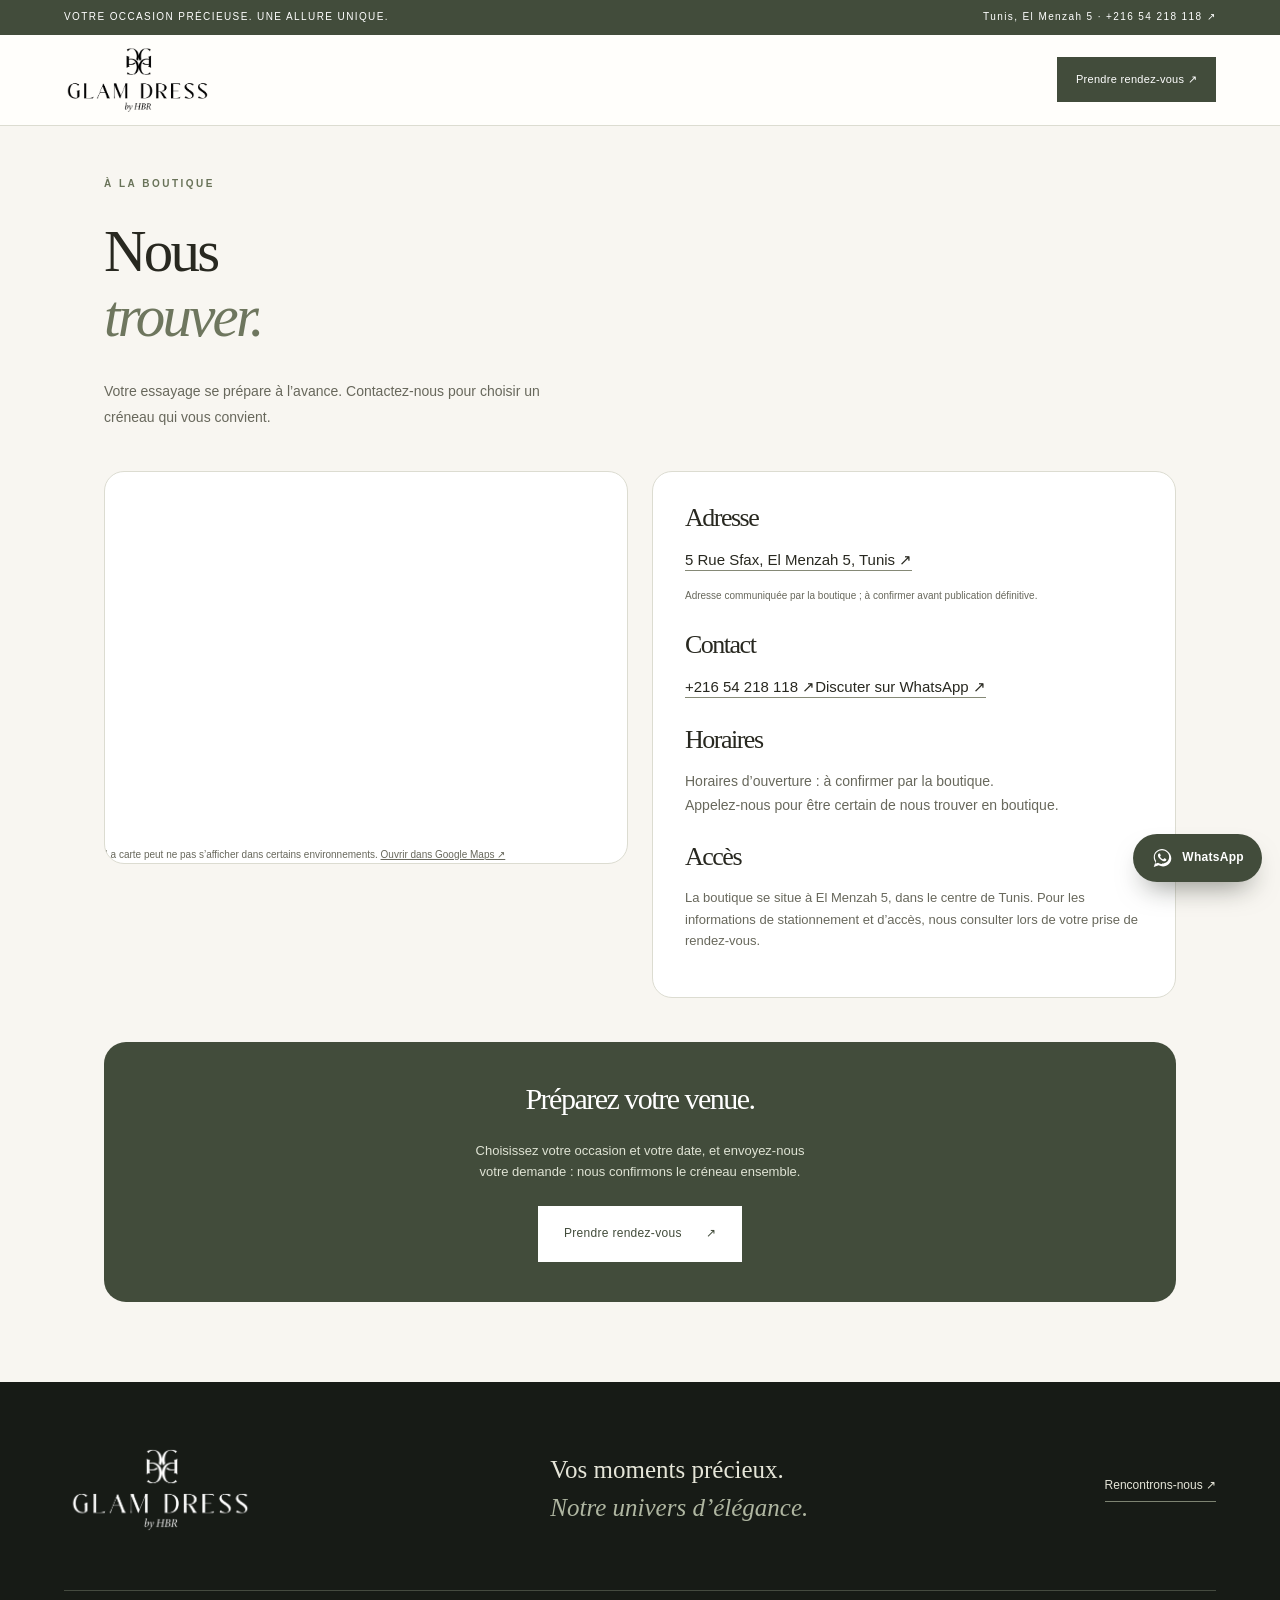
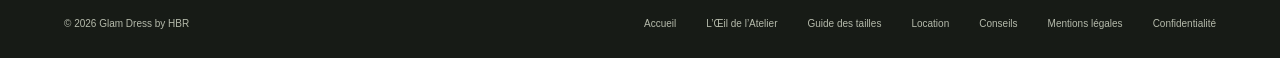
<file: nous-trouver.html>
<!doctype html>
<html lang="fr"><head><meta charset="utf-8"><meta name="viewport" content="width=device-width,initial-scale=1"><link rel="icon" type="image/svg+xml" href="assets/favicon.svg"><meta property="og:site_name" content="Glam Dress by HBR"><meta property="og:url" content="https://aymenessouyah.github.io/GlamDressByHBR/nous-trouver.html"><meta property="og:locale" content="fr_FR"><meta property="og:title" content="Nous trouver — Glam Dress by HBR, El Menzah 5, Tunis"><meta property="og:description" content="Retrouvez la boutique Glam Dress by HBR : adresse, accès et prise de rendez-vous pour un essayage, El Menzah 5, Tunis."><meta property="og:image" content="https://aymenessouyah.github.io/GlamDressByHBR/assets/editorial.jpg"><meta name="twitter:card" content="summary_large_image"><meta name="twitter:image" content="https://aymenessouyah.github.io/GlamDressByHBR/assets/editorial.jpg"><title>Nous trouver — Glam Dress by HBR, El Menzah 5, Tunis</title><meta name="description" content="Retrouvez la boutique Glam Dress by HBR : adresse, accès et prise de rendez-vous pour un essayage, El Menzah 5, Tunis."><meta name="theme-color" content="#f8f6f1"><link rel="canonical" href="https://aymenessouyah.github.io/GlamDressByHBR/nous-trouver.html"><link rel="manifest" href="manifest.webmanifest"><link rel="apple-touch-icon" href="assets/apple-touch-icon.png"><script type="application/ld+json">{"@context": "https://schema.org", "@type": "ClothingStore", "@id": "https://aymenessouyah.github.io/GlamDressByHBR/#boutique", "name": "Glam Dress by HBR", "url": "https://aymenessouyah.github.io/GlamDressByHBR/", "image": "https://aymenessouyah.github.io/GlamDressByHBR/assets/editorial.jpg", "logo": "https://aymenessouyah.github.io/GlamDressByHBR/assets/logo-dark.png", "telephone": "+21654218118", "currenciesAccepted": "TND", "priceRange": "Tarifs sur demande", "address": {"@type": "PostalAddress", "streetAddress": "5 Rue Sfax, El Menzah 5", "addressLocality": "Tunis", "addressRegion": "Tunis", "addressCountry": "TN"}, "areaServed": {"@type": "City", "name": "Tunis"}, "hasMap": "https://www.google.com/maps/search/?api=1&query=5+Rue+Sfax+El+Menzah+5+Tunis"}</script><script type="application/ld+json">{"@context": "https://schema.org", "@type": "BreadcrumbList", "itemListElement": [{"@type": "ListItem", "position": 1, "name": "Accueil", "item": "https://aymenessouyah.github.io/GlamDressByHBR/"}, {"@type": "ListItem", "position": 2, "name": "Nous trouver", "item": "https://aymenessouyah.github.io/GlamDressByHBR/nous-trouver.html"}]}</script><link rel="stylesheet" href="style.css"><script src="assets/wa-float.js" defer></script></head>
<body><a class="skip" href="#main">Aller au contenu</a><div class="topbar"><span>VOTRE OCCASION PRÉCIEUSE. UNE ALLURE UNIQUE.</span><a href="tel:+21654218118">Tunis, El Menzah 5 · +216 54 218 118 ↗</a></div><header><a class="brand" href="index.html" aria-label="Glam Dress by HBR — accueil"><img src="assets/logo-dark.png" width="210" height="95" alt="Glam Dress by HBR"></a><div class="nav-actions"><a class="button small" href="index.html#contact">Prendre rendez-vous ↗</a></div></header>
<main id="main" class="page"><div class="page-head"><p class="eyebrow">À LA BOUTIQUE</p><h1>Nous<br><em>trouver.</em></h1><p class="intro">Votre essayage se prépare à l’avance. Contactez-nous pour choisir un créneau qui vous convient.</p></div>

<div class="find-grid">
<div class="map-wrap"><iframe title="Carte — Glam Dress by HBR, El Menzah 5, Tunis" src="https://www.google.com/maps?q=5+Rue+Sfax+El+Menzah+5+Tunis&output=embed" loading="lazy" referrerpolicy="no-referrer-when-downgrade"></iframe><p class="fine">La carte peut ne pas s’afficher dans certains environnements. <a href="https://www.google.com/maps/search/?api=1&query=5+Rue+Sfax+El+Menzah+5+Tunis" target="_blank" rel="noopener">Ouvrir dans Google Maps ↗</a></p></div>

<div class="panel">
<h2>Adresse</h2>
<address class="find-addr"><a href="https://www.google.com/maps/search/?api=1&query=5+Rue+Sfax+El+Menzah+5+Tunis" target="_blank" rel="noopener">5 Rue Sfax, El Menzah 5, Tunis ↗</a></address>
<p class="fine">Adresse communiquée par la boutique ; à confirmer avant publication définitive.</p>

<h2>Contact</h2>
<address class="find-addr"><a href="tel:+21654218118">+216 54 218 118 ↗</a><a href="https://wa.me/21654218118" target="_blank" rel="noopener">Discuter sur WhatsApp ↗</a></address><address class="find-addr" data-email hidden></address>

<h2>Horaires</h2>
<p class="hours" data-hours>Horaires d’ouverture : à confirmer par la boutique. <br>Appelez-nous pour être certain de nous trouver en boutique.</p>

<h2>Accès</h2>
<p class="muted">La boutique se situe à El Menzah 5, dans le centre de Tunis. Pour les informations de stationnement et d’accès, nous consulter lors de votre prise de rendez-vous.</p>
</div>
</div>

<div class="page-cta"><h2>Préparez votre venue.</h2><p>Choisissez votre occasion et votre date, et envoyez-nous votre demande : nous confirmons le créneau ensemble.</p><a class="button" href="index.html#contact">Prendre rendez-vous <span>↗</span></a></div>
</main>
<footer><div class="footer-main"><img src="assets/logo-light.png" alt="Glam Dress by HBR" width="250" height="113"><p>Vos moments précieux.<br><i>Notre univers d’élégance.</i></p><a href="index.html#contact">Rencontrons-nous ↗</a></div><div class="footer-bottom"><span>© <span id="year">2026</span> Glam Dress by HBR</span><div><a href="index.html">Accueil</a><a href="styliste-ia.html">L’Œil de l’Atelier</a><a href="tailles.html">Guide des tailles</a><a href="location.html">Location</a><a href="blog.html">Conseils</a><a href="mentions-legales.html">Mentions légales</a><a href="confidentialite.html">Confidentialité</a></div></div></footer>
<script>document.getElementById('year').textContent=new Date().getFullYear();</script>
<script src="assets/boutique.js"></script><script src="assets/boutique-ui.js"></script><script src="assets/ui.js"></script><script src="assets/protect.js"></script></body></html>
</file>
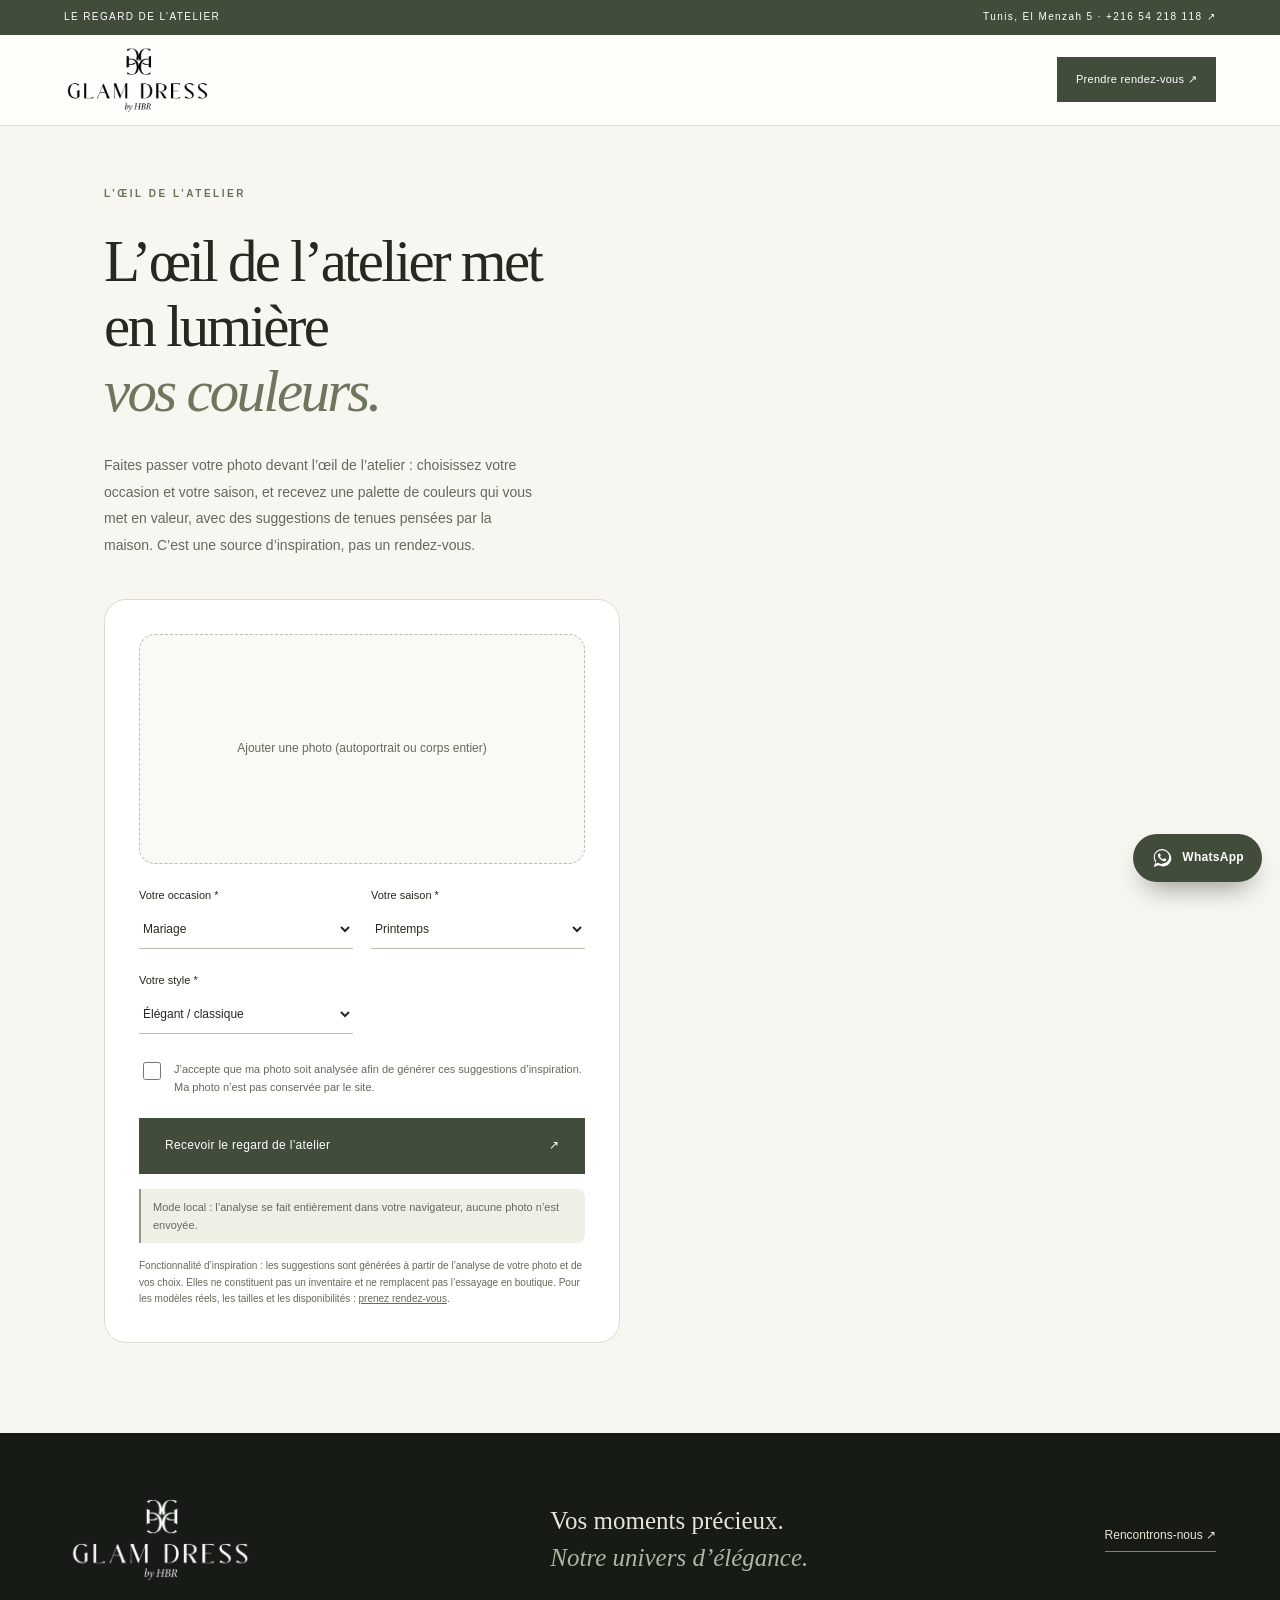
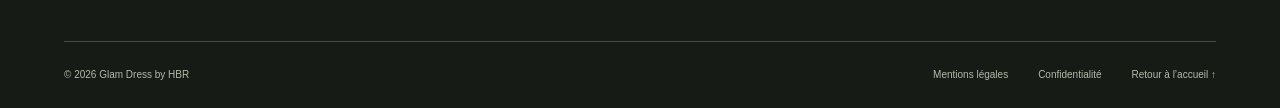
<file: styliste-ia.html>
<!doctype html>
<html lang="fr"><head><meta charset="utf-8"><meta name="viewport" content="width=device-width,initial-scale=1"><link rel="icon" type="image/svg+xml" href="assets/favicon.svg"><meta property="og:site_name" content="Glam Dress by HBR"><meta property="og:url" content="https://aymenessouyah.github.io/GlamDressByHBR/styliste-ia.html"><meta property="og:locale" content="fr_FR"><meta name="twitter:card" content="summary_large_image"><meta name="twitter:image" content="https://aymenessouyah.github.io/GlamDressByHBR/assets/editorial.jpg"><title>L’Œil de l’Atelier — Glam Dress by HBR</title><meta name="description" content="L’Œil de l’Atelier : l’œil expert de la maison, guidé par l’IA, révèle votre palette de couleurs et des suggestions de tenues selon votre occasion, à Tunis."><meta name="robots" content="noindex"><meta property="og:title" content="L’Œil de l’Atelier — Glam Dress by HBR"><meta property="og:description" content="L’œil de l’atelier révèle votre palette de couleurs et vos tenues."><meta property="og:type" content="website"><meta property="og:image" content="https://aymenessouyah.github.io/GlamDressByHBR/assets/editorial.jpg"><meta name="theme-color" content="#f8f6f1"><link rel="canonical" href="https://aymenessouyah.github.io/GlamDressByHBR/styliste-ia.html"><link rel="manifest" href="manifest.webmanifest"><link rel="apple-touch-icon" href="assets/apple-touch-icon.png"><link rel="stylesheet" href="style.css"><script src="assets/styliste-config.js"></script><script src="styliste-ia.js" defer></script><script src="assets/wa-float.js" defer></script></head>
<body><a class="skip" href="#main">Aller au contenu</a><div class="topbar"><span>LE REGARD DE L’ATELIER</span><a href="tel:+21654218118">Tunis, El Menzah 5 · +216 54 218 118 ↗</a></div><header><a class="brand" href="index.html" aria-label="Glam Dress by HBR — accueil"><img src="assets/logo-dark.png" width="210" height="95" alt="Glam Dress by HBR"></a><div class="nav-actions"><a class="button small" href="index.html#contact">Prendre rendez-vous ↗</a></div></header>
<main id="main"><section class="sty"><div class="sty-head"><p class="eyebrow">L’ŒIL DE L’ATELIER</p><h1>L’œil de l’atelier met en lumière<br><em>vos couleurs.</em></h1><p class="intro">Faites passer votre photo devant l’œil de l’atelier : choisissez votre occasion et votre saison, et recevez une palette de couleurs qui vous met en valeur, avec des suggestions de tenues pensées par la maison. C’est une source d’inspiration, pas un rendez-vous.</p></div>
<div class="sty-grid"><form id="styForm" class="sty-form" novalidate><label class="file-drop" id="fileDrop"><input type="file" id="photo" accept="image/*" required aria-label="Ajouter une photo"><img id="preview" alt="" hidden><span id="dropText">Ajouter une photo (autoportrait ou corps entier)</span></label><div class="sty-fields"><label>Votre occasion *<select name="occasion" required><option>Mariage</option><option>Fiançailles</option><option>Soirée / Gala</option><option>Cérémonie</option><option>Autre occasion</option></select></label><label>Votre saison *<select name="season" required><option>Printemps</option><option>Été</option><option>Automne</option><option>Hiver</option></select></label><label>Votre style *<select name="style" required><option>Élégant / classique</option><option>Moderne</option><option>Traditionnel / oriental</option><option>Romantique</option></select></label></div><label class="consent"><input type="checkbox" id="consent" required><span>J’accepte que ma photo soit analysée afin de générer ces suggestions d’inspiration. Ma photo n’est pas conservée par le site.</span></label><button class="button" type="submit" id="analyzeBtn">Recevoir le regard de l’atelier <span>↗</span></button><p class="fine" id="styStatus" role="status"></p><p class="fine mode" id="modeNote"></p><p class="fine">Fonctionnalité d’inspiration : les suggestions sont générées à partir de l’analyse de votre photo et de vos choix. Elles ne constituent pas un inventaire et ne remplacent pas l’essayage en boutique. Pour les modèles réels, les tailles et les disponibilités : <a href="index.html#contact">prenez rendez-vous</a>.</p></form>
<div class="sty-results" id="results" hidden><h2>Le regard de l’atelier</h2><div id="resultContent"></div></div></div></section></main>
<footer><div class="footer-main"><img src="assets/logo-light.png" alt="Glam Dress by HBR" width="250" height="113"><p>Vos moments précieux.<br><i>Notre univers d’élégance.</i></p><a href="index.html#contact">Rencontrons-nous ↗</a></div><div class="footer-bottom"><span>© <span id="year">2026</span> Glam Dress by HBR</span><div><a href="mentions-legales.html">Mentions légales</a><a href="confidentialite.html">Confidentialité</a><a href="index.html">Retour à l’accueil ↑</a></div></div></footer><script src="assets/boutique.js"></script><script src="assets/boutique-ui.js"></script><script src="assets/ui.js"></script><script src="assets/protect.js"></script></body></html>
</file>
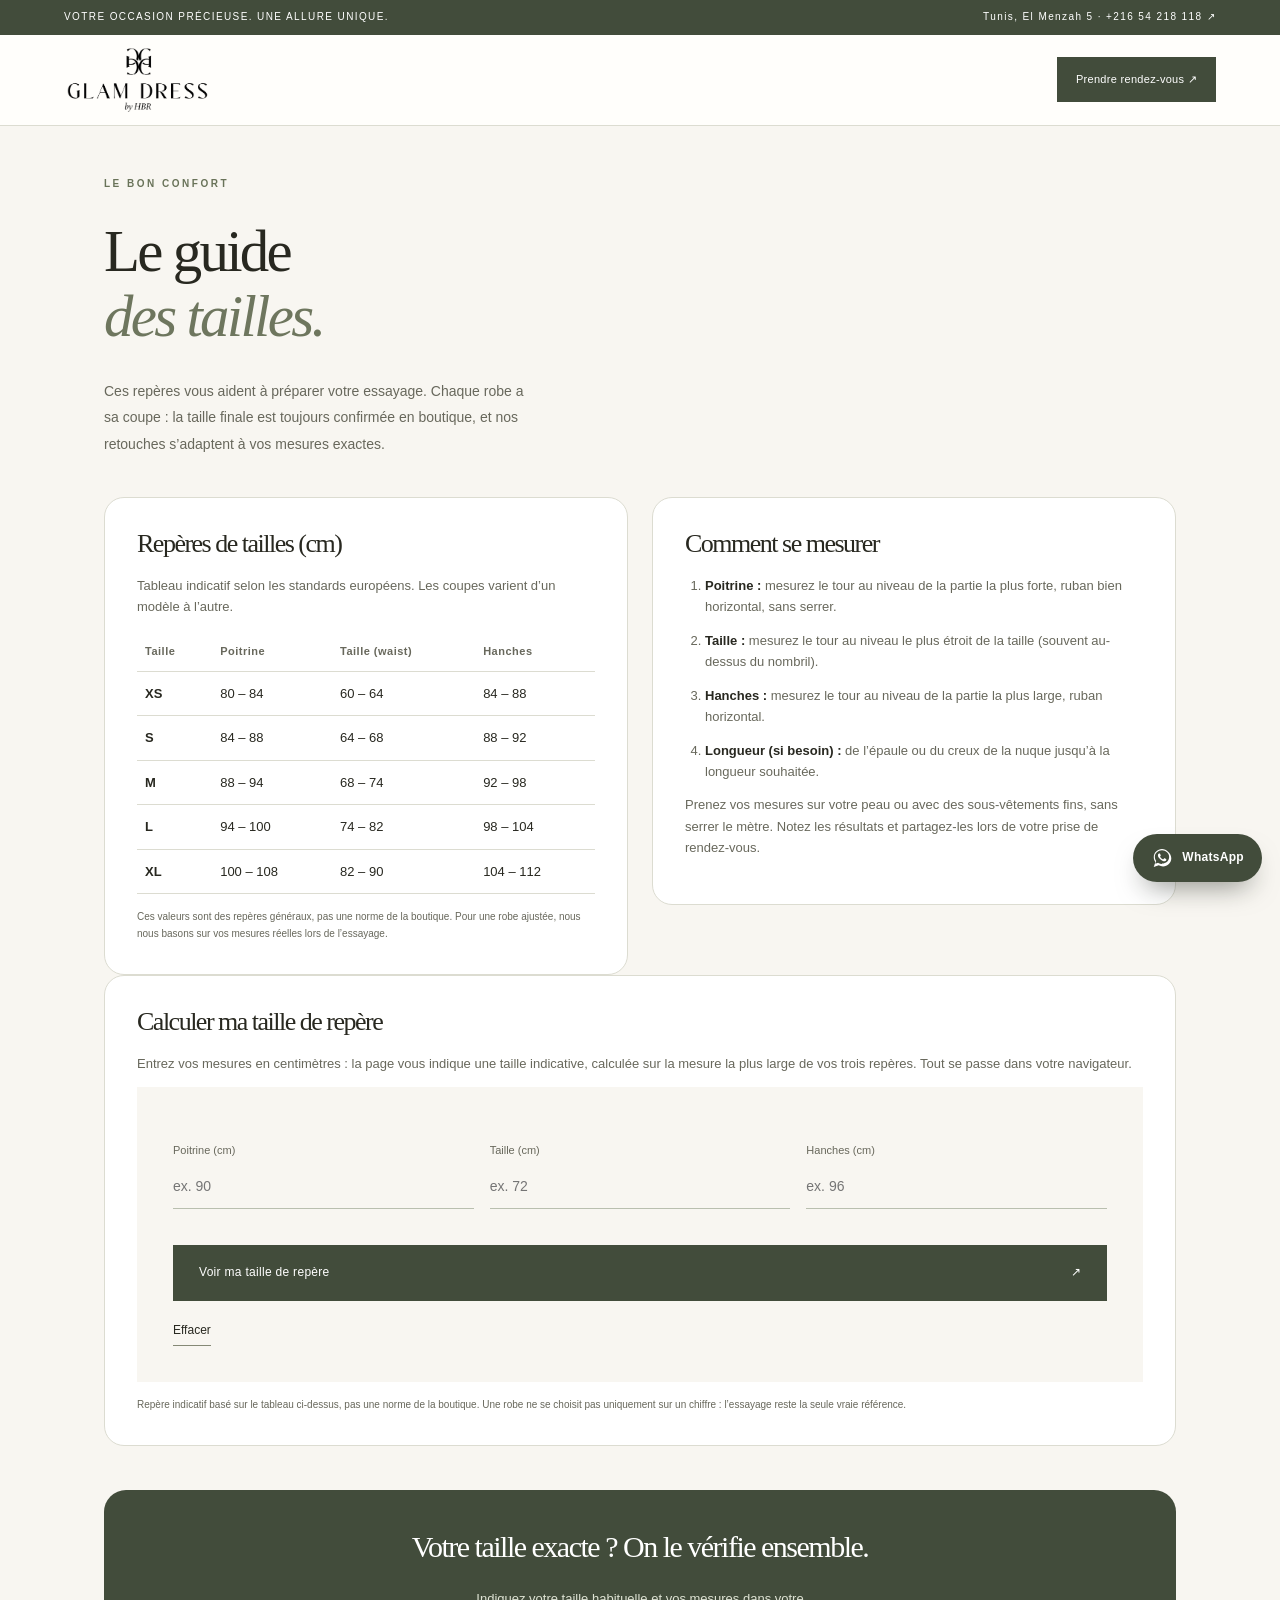
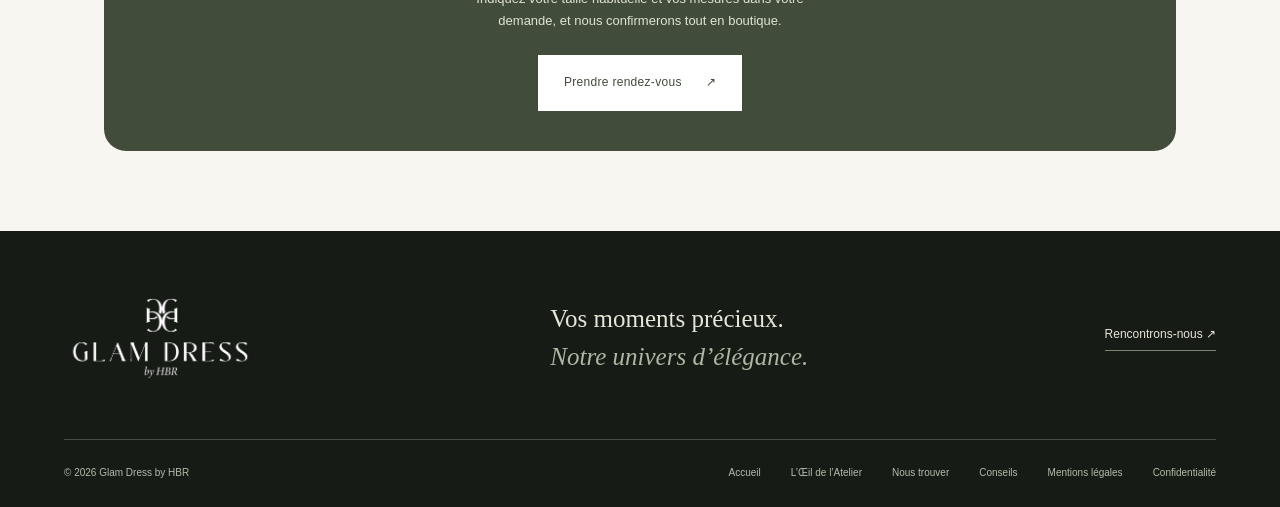
<file: tailles.html>
<!doctype html>
<html lang="fr"><head><meta charset="utf-8"><meta name="viewport" content="width=device-width,initial-scale=1"><link rel="icon" type="image/svg+xml" href="assets/favicon.svg"><meta property="og:site_name" content="Glam Dress by HBR"><meta property="og:url" content="https://aymenessouyah.github.io/GlamDressByHBR/tailles.html"><meta property="og:locale" content="fr_FR"><meta property="og:title" content="Guide des tailles — Glam Dress by HBR"><meta property="og:description" content="Guide des tailles et comment se mesurer pour votre essayage de robe de cérémonie, mariage ou soirée chez Glam Dress by HBR à Tunis."><meta property="og:image" content="https://aymenessouyah.github.io/GlamDressByHBR/assets/editorial.jpg"><meta name="twitter:card" content="summary_large_image"><meta name="twitter:image" content="https://aymenessouyah.github.io/GlamDressByHBR/assets/editorial.jpg"><title>Guide des tailles — Glam Dress by HBR</title><meta name="description" content="Guide des tailles et comment se mesurer pour votre essayage de robe de cérémonie, mariage ou soirée chez Glam Dress by HBR à Tunis."><meta name="theme-color" content="#f8f6f1"><link rel="canonical" href="https://aymenessouyah.github.io/GlamDressByHBR/tailles.html"><link rel="manifest" href="manifest.webmanifest"><link rel="apple-touch-icon" href="assets/apple-touch-icon.png"><link rel="stylesheet" href="style.css"><script type="application/ld+json">{"@context":"https://schema.org","@type":"FAQPage","mainEntity":[{"@type":"Question","name":"Comment prendre ses mesures pour une robe de cérémonie ?","acceptedAnswer":{"@type":"Answer","text":"Poitrine : tour au niveau de la partie la plus forte, ruban horizontal et sans serrer. Taille : tour au niveau le plus étroit. Hanches : tour au niveau de la partie la plus large. Prenez les mesures sur peau nue ou avec des sous-vêtements fins, puis notez les résultats pour votre essayage."}},{"@type":"Question","name":"Le tableau des tailles est-il valable pour tous les modèles ?","acceptedAnswer":{"@type":"Answer","text":"Non. Il s’agit de repères généraux : les coupes varient d’un modèle à l’autre. Pour une robe ajustée, la boutique se base sur vos mesures réelles lors de l’essayage."}},{"@type":"Question","name":"Comment connaître la taille à prévoir avant un essayage ?","acceptedAnswer":{"@type":"Answer","text":"Utilisez le calculateur de la page avec vos mesures de poitrine, taille et hanches : il indique une taille de repère calculée sur la mesure la plus large. La taille finale est confirmée en boutique."}}]}</script><script src="assets/tailles.js" defer></script><script src="assets/wa-float.js" defer></script></head>
<body><a class="skip" href="#main">Aller au contenu</a><div class="topbar"><span>VOTRE OCCASION PRÉCIEUSE. UNE ALLURE UNIQUE.</span><a href="tel:+21654218118">Tunis, El Menzah 5 · +216 54 218 118 ↗</a></div><header><a class="brand" href="index.html" aria-label="Glam Dress by HBR — accueil"><img src="assets/logo-dark.png" width="210" height="95" alt="Glam Dress by HBR"></a><div class="nav-actions"><a class="button small" href="index.html#contact">Prendre rendez-vous ↗</a></div></header>
<main id="main" class="page"><div class="page-head"><p class="eyebrow">LE BON CONFORT</p><h1>Le guide<br><em>des tailles.</em></h1><p class="intro">Ces repères vous aident à préparer votre essayage. Chaque robe a sa coupe : la taille finale est toujours confirmée en boutique, et nos retouches s’adaptent à vos mesures exactes.</p></div>

<div class="size-grid">
<section class="panel">
<h2>Repères de tailles (cm)</h2>
<p class="muted">Tableau indicatif selon les standards européens. Les coupes varient d’un modèle à l’autre.</p>
<table class="size-table">
<caption class="sr-only">Tableau des tailles et mesures en centimètres</caption>
<thead><tr><th>Taille</th><th>Poitrine</th><th>Taille (waist)</th><th>Hanches</th></tr></thead>
<tbody>
<tr><td>XS</td><td>80 – 84</td><td>60 – 64</td><td>84 – 88</td></tr>
<tr><td>S</td><td>84 – 88</td><td>64 – 68</td><td>88 – 92</td></tr>
<tr><td>M</td><td>88 – 94</td><td>68 – 74</td><td>92 – 98</td></tr>
<tr><td>L</td><td>94 – 100</td><td>74 – 82</td><td>98 – 104</td></tr>
<tr><td>XL</td><td>100 – 108</td><td>82 – 90</td><td>104 – 112</td></tr>
</tbody>
</table>
<p class="fine">Ces valeurs sont des repères généraux, pas une norme de la boutique. Pour une robe ajustée, nous nous basons sur vos mesures réelles lors de l’essayage.</p>
</section>

<section class="panel">
<h2>Comment se mesurer</h2>
<ol class="measure-list">
<li><strong>Poitrine :</strong> mesurez le tour au niveau de la partie la plus forte, ruban bien horizontal, sans serrer.</li>
<li><strong>Taille :</strong> mesurez le tour au niveau le plus étroit de la taille (souvent au-dessus du nombril).</li>
<li><strong>Hanches :</strong> mesurez le tour au niveau de la partie la plus large, ruban horizontal.</li>
<li><strong>Longueur (si besoin) :</strong> de l’épaule ou du creux de la nuque jusqu’à la longueur souhaitée.</li>
</ol>
<p class="muted">Prenez vos mesures sur votre peau ou avec des sous-vêtements fins, sans serrer le mètre. Notez les résultats et partagez-les lors de votre prise de rendez-vous.</p>
</section>
</div>

<section class="panel calc-panel" id="calculateur">
<h2>Calculer ma taille de repère</h2>
<p class="muted">Entrez vos mesures en centimètres : la page vous indique une taille indicative, calculée sur la mesure la plus large de vos trois repères. Tout se passe dans votre navigateur.</p>
<form id="calc" class="calc-form">
<div class="calc">
<label for="c-bust">Poitrine (cm)<input id="c-bust" name="bust" type="number" inputmode="decimal" min="50" max="160" step="0.5" placeholder="ex. 90"></label>
<label for="c-waist">Taille (cm)<input id="c-waist" name="waist" type="number" inputmode="decimal" min="40" max="160" step="0.5" placeholder="ex. 72"></label>
<label for="c-hips">Hanches (cm)<input id="c-hips" name="hips" type="number" inputmode="decimal" min="60" max="180" step="0.5" placeholder="ex. 96"></label>
</div>
<div class="calc-actions"><button class="button" type="submit">Voir ma taille de repère <span>↗</span></button><button class="text-link" type="reset">Effacer</button></div>
</form>
<div class="calc-out" id="calcOut" role="status" aria-live="polite"></div>
<p class="fine">Repère indicatif basé sur le tableau ci-dessus, pas une norme de la boutique. Une robe ne se choisit pas uniquement sur un chiffre : l’essayage reste la seule vraie référence.</p>
</section>

<div class="page-cta"><h2>Votre taille exacte ? On le vérifie ensemble.</h2><p>Indiquez votre taille habituelle et vos mesures dans votre demande, et nous confirmerons tout en boutique.</p><a class="button" href="index.html#contact">Prendre rendez-vous <span>↗</span></a></div>
</main>
<footer><div class="footer-main"><img src="assets/logo-light.png" alt="Glam Dress by HBR" width="250" height="113"><p>Vos moments précieux.<br><i>Notre univers d’élégance.</i></p><a href="index.html#contact">Rencontrons-nous ↗</a></div><div class="footer-bottom"><span>© <span id="year">2026</span> Glam Dress by HBR</span><div><a href="index.html">Accueil</a><a href="styliste-ia.html">L’Œil de l’Atelier</a><a href="nous-trouver.html">Nous trouver</a><a href="blog.html">Conseils</a><a href="mentions-legales.html">Mentions légales</a><a href="confidentialite.html">Confidentialité</a></div></div></footer>
<script>document.getElementById('year').textContent=new Date().getFullYear();</script>
<script src="assets/boutique.js"></script><script src="assets/boutique-ui.js"></script><script src="assets/ui.js"></script><script src="assets/protect.js"></script></body></html>
</file>
<file: style.css>
:root{--paper:#f8f6f1;--ink:#282820;--muted:#68685c;--olive:#424c3b;--line:#dcdcd1;--gold:#a38e67}*{box-sizing:border-box}html{scroll-behavior:smooth;scroll-padding-top:105px}body{margin:0;background:var(--paper);color:var(--ink);font:14px/1.65 Arial,Helvetica,sans-serif}button,input,select,textarea{font:inherit}button,a,input,select,textarea{ -webkit-tap-highlight-color:transparent}a{color:inherit;text-decoration:none}button{cursor:pointer}button:disabled{cursor:default}button{color:inherit}button:focus-visible,a:focus-visible,input:focus-visible,select:focus-visible,textarea:focus-visible,summary:focus-visible{outline:3px solid #8b703e;outline-offset:5px}h1,h2,h3,p{margin-top:0}h1,h2,h3{font-family:Georgia,'Times New Roman',serif;font-weight:400;line-height:1.1}h1{font-size:clamp(42px,4.7vw,75px);letter-spacing:-2.7px;margin-bottom:28px}h2{font-size:clamp(34px,3.5vw,54px);letter-spacing:-1.5px;margin-bottom:25px}h3{font-size:26px}em{font-weight:400;color:#6e765e}img{display:block;max-width:100%;object-fit:contain}.topbar{background:var(--olive);color:#fff;padding:9px 5%;display:flex;justify-content:space-between;font-size:10px;letter-spacing:1.4px}header{padding:12px 5%;display:flex;align-items:center;justify-content:space-between;background:#fffefbf5;border-bottom:1px solid var(--line);position:sticky;top:0;z-index:10;gap:22px}.brand img{width:145px;height:66px;mix-blend-mode:multiply}nav,.nav-actions{display:flex;align-items:center;gap:30px}nav a{font-size:12px}nav a:hover,.text-link:hover{color:#737b62}.nav-actions{gap:22px}.selection-btn{border:0;background:transparent;font-size:12px}.selection-btn span{border:1px solid #c8c9bc;border-radius:50%;padding:3px 7px;margin-left:5px}.button{border:1px solid var(--olive);display:inline-flex;justify-content:space-between;align-items:center;gap:24px;padding:17px 25px;background:var(--olive);color:white;font-size:12px;letter-spacing:.3px;transition:background .2s}.button:hover{background:#2b3426}.button.small{padding:12px 18px;font-size:11px}#menu{display:none}.hero{padding:38px 5% 0;display:grid;grid-template-columns:1.05fr 1fr;column-gap:5%;max-width:1600px;margin:auto}.hero-copy{align-self:center;padding:40px 0}.eyebrow{font-size:10px;font-weight:600;letter-spacing:2.5px;color:#697359;margin-bottom:28px}.intro{color:var(--muted);max-width:410px;line-height:1.9}.hero-actions{display:flex;align-items:center;gap:25px;margin:32px 0 42px}.text-link{font-size:12px;border:0;border-bottom:1px solid #858976;padding:4px 0;background:none}.hero-note{display:flex;align-items:center;gap:17px;font-size:11px}.hero-note p{margin:0}.hero-note p span{color:var(--muted)}.star{font-size:35px;color:var(--gold)}.hero-image{position:relative;min-height:570px;overflow:hidden}.hero-image>img{position:absolute;width:100%;height:100%;object-fit:cover}.image-label{position:absolute;bottom:65px;left:30px;color:#fff;text-shadow:0 1px 8px #000}.image-label span{display:block;font-size:9px;letter-spacing:2px;margin-bottom:10px}.image-label i{font:italic 27px Georgia}.hero-image>small{position:absolute;bottom:0;left:0;right:0;background:#302d258f;color:white;padding:9px;text-align:center;font-size:9px}.hero-bottom{grid-column:1/-1;display:flex;justify-content:space-between;letter-spacing:2px;font-size:9px;padding:25px 0 30px}.ribbon{display:flex;justify-content:center;align-items:center;gap:65px;padding:23px;background:#eeeee6;border-block:1px solid var(--line);font-size:11px;letter-spacing:2px}.ribbon b{font-size:20px;color:var(--gold);font-weight:400}.section{padding:85px 5%;max-width:1600px;margin:auto}.section-heading{display:flex;justify-content:space-between;align-items:end;margin-bottom:22px}.section-heading>p{color:var(--muted);font-size:13px}.notice{padding:12px 16px;background:#eeeee7;border-left:2px solid #91987e;font-size:11px;color:#555d4d;margin:20px 0}.catalog-tools{display:flex;justify-content:space-between;align-items:center;margin:25px 0}.filters{display:flex;gap:8px;flex-wrap:wrap}.filters button{background:transparent;border:1px solid transparent;padding:10px 17px;font-size:12px}.filters button.active{background:var(--olive);color:white}.search{display:flex;align-items:center;border-bottom:1px solid var(--line);gap:10px}.search span{font-size:28px}.search input{border:0;background:none;padding:8px;width:215px;font-size:12px}.products{display:grid;grid-template-columns:repeat(4,1fr);gap:22px}.product-art{position:relative;overflow:hidden;aspect-ratio:3/4;background:#e7e5db}.product-art svg{width:100%;height:100%;transition:transform .6s}.product-art:hover svg{transform:scale(1.04)}.art-open{border:0;background:none;padding:0;display:block;width:100%;height:100%}.badge{position:absolute;left:12px;top:12px;padding:4px 7px;background:#fffaf0cc;font-size:8px;letter-spacing:1px;pointer-events:none}.save{position:absolute;right:10px;bottom:12px;border:0;background:#fffaf0;width:36px;height:36px;border-radius:50%;font-size:21px}.save[aria-pressed=true]{background:var(--olive);color:white}.product-meta{padding:19px 0}.product-meta>span{font-size:9px;letter-spacing:1.5px;color:var(--muted)}.product-meta h3{font-size:22px;margin:9px 0}.product-meta p{font-size:11px;color:var(--muted);margin:0}.product-meta button{background:none;border:0;padding:0;text-align:left}.catalog-foot{border-top:1px solid var(--line);padding-top:25px;margin-top:16px;display:flex;justify-content:space-between;font-size:11px;color:var(--muted)}.maison{display:grid;grid-template-columns:1fr 1fr;background:#efeee6}.maison-art{background:#252c23;padding:55px 15%;text-align:center;display:flex;align-items:center;justify-content:center;flex-direction:column;gap:22px}.arch{border:1px solid #6b705b;border-radius:200px 200px 0 0;padding:80px 20px 50px;width:100%;max-width:360px}.arch img{mix-blend-mode:screen;margin:auto}.arch span{display:block;color:#cac8b4;font-size:9px;letter-spacing:2px;margin-top:40px}.maison-art>small{font-size:8px;letter-spacing:3px;color:#c0c4b4}.maison-copy{align-self:center;padding:75px 15%}.maison-copy p:not(.eyebrow){color:var(--muted);font-size:13px}.maison-copy .text-link{display:inline-block;margin-top:20px}.steps{display:grid;grid-template-columns:repeat(3,1fr);gap:50px;margin-top:45px}.steps article{border-top:1px solid var(--line);padding-top:25px}.steps article>span{font:italic 35px Georgia;color:#959b83}.steps h3{margin:22px 0 15px}.steps p{color:var(--muted);font-size:13px;max-width:300px}.contact{max-width:none;background:#eeeee6;display:grid;grid-template-columns:1fr 1fr;gap:10%}.contact>div>p:not(.eyebrow){color:var(--muted);font-size:13px}address{display:grid;font-style:normal;gap:15px;margin-top:35px;font-size:13px}address span{font-size:11px;color:var(--muted)}form{background:var(--paper);padding:36px}.form-top{border-bottom:1px solid var(--line);margin-bottom:25px;padding-bottom:18px}.form-top h3{margin-bottom:8px}.form-top span{font-size:9px;letter-spacing:2px;color:var(--muted)}.form-grid{display:grid;grid-template-columns:1fr 1fr;gap:20px}form label{display:block;font-size:11px;margin-bottom:18px}form input,form select,form textarea{display:block;width:100%;border:0;border-bottom:1px solid #b9bfaf;background:transparent;border-radius:0;padding:12px 0;font-size:12px;color:var(--ink)}form textarea{resize:vertical}.form-selection{font-size:10px;color:var(--muted)}form .button{width:100%}.fine{font-size:10px;color:var(--muted);margin-top:15px;margin-bottom:0}.fine a{text-decoration:underline}.faq{display:grid;grid-template-columns:1fr 1fr;gap:10%}.faq h2{font-size:40px}details{border-bottom:1px solid var(--line);padding:20px 0}summary{cursor:pointer;font-size:13px}details p{font-size:12px;color:var(--muted);margin:15px 0 0}footer{background:#171b16;color:#e5e5d8;padding:50px 5% 25px}.footer-main{display:flex;align-items:center;justify-content:space-between;padding-bottom:45px}.footer-main img{width:190px;mix-blend-mode:screen}.footer-main p{font:25px/1.5 Georgia;margin:0}.footer-main i{color:#afb6a1}.footer-main>a{border-bottom:1px solid #7d8372;padding-bottom:5px;font-size:12px}.footer-bottom{display:flex;justify-content:space-between;border-top:1px solid #454b40;padding-top:25px;font-size:10px;color:#b5baab}.footer-bottom div{display:flex;gap:30px}dialog{border:1px solid var(--line);background:var(--paper);color:var(--ink);padding:35px;width:min(580px,94vw);max-height:88vh}dialog::backdrop{background:#131a13a6;backdrop-filter:blur(4px)}body:has(dialog[open]){overflow:hidden}.dialog-heading{display:flex;justify-content:space-between}.dialog-heading .eyebrow{margin-bottom:10px}dialog>p{font-size:12px;color:var(--muted)}.close{border:1px solid var(--line);background:none;font-size:25px;min-width:40px;height:40px;float:right}.selected-item{padding:17px 0;border-bottom:1px solid var(--line);display:flex;justify-content:space-between;gap:15px}.selected-item h3{font-size:21px;margin-bottom:5px}.selected-item p{font-size:11px;margin:0}.selected-item button{border:0;background:none;text-decoration:underline;font-size:11px}#selectedItems{margin:20px 0}#selectionContact{width:100%;margin-bottom:15px}#productContent .product-art{width:180px;margin:0 auto 25px}#productContent label{display:block;font-size:12px;margin:20px 0}#productContent select{padding:10px;width:100%;margin-top:10px;border:1px solid var(--line);background:none}#productContent p{font-size:12px;color:var(--muted)}.toast{position:fixed;bottom:22px;left:50%;transform:translateX(-50%);background:var(--olive);color:white;padding:12px 24px;z-index:40;font-size:12px;opacity:0;pointer-events:none;transition:opacity .2s}.toast.show{opacity:1}.skip{position:fixed;top:-100px;background:white;padding:15px;z-index:100}.skip:focus{top:0}.sr-only{position:absolute;width:1px;height:1px;overflow:hidden;clip-path:inset(50%)}.legal{max-width:800px;margin:60px auto;padding:0 25px}.legal h1{font-size:45px}.legal h2{font-size:27px;margin-top:30px}.legal a{text-decoration:underline}[hidden]{display:none!important}@media(min-width:1500px){.contact{padding-inline:max(5%,calc((100vw - 1440px)/2))}}@media(max-width:1050px){nav{gap:15px}.nav-actions{gap:10px}.nav-actions .small{display:none}.hero-image{min-height:500px}.hero-actions{align-items:flex-start;flex-direction:column;gap:15px}.products{gap:15px}.ribbon{gap:35px}.maison-copy{padding:50px 10%}}@media(max-width:720px){.topbar{justify-content:center;font-size:9px}.topbar>span{display:none}header{padding:8px 5%;gap:12px}.brand img{width:110px;height:53px}.nav-actions{gap:15px}#menu{display:block;border:0;background:none;font-size:24px;min-width:40px;min-height:40px}nav{display:none;position:absolute;top:100%;left:0;right:0;padding:25px;background:var(--paper);border-bottom:1px solid var(--line)}nav.open{display:flex;flex-direction:column;align-items:stretch}nav a{padding:10px}.hero{grid-template-columns:1fr;padding-top:0;gap:0}.hero-copy{padding:40px 0 25px}h1{font-size:49px;letter-spacing:-2px}.eyebrow{font-size:9px;margin-bottom:22px}.hero-actions{flex-direction:row;align-items:center;gap:20px;margin:25px 0}.hero-actions .button{padding:15px}.hero-note{margin-top:25px}.hero-image{min-height:440px}.hero-bottom{font-size:7px;letter-spacing:1px}.ribbon{gap:15px;font-size:8px;letter-spacing:1px;padding:18px 5%}.ribbon b{font-size:14px}.section{padding:55px 5%}.section-heading{display:block}.section-heading>p{margin-top:20px}.catalog-tools{display:block}.search{margin-top:15px}.search input{width:100%}.filters{gap:0;justify-content:space-between}.filters button{padding:9px 11px;font-size:11px}.products{grid-template-columns:1fr 1fr;gap:12px}.product-meta h3{font-size:21px}.badge{font-size:6px;left:7px;top:7px}.catalog-foot{display:block}.catalog-foot>a{display:inline-block;margin-top:15px}.maison{grid-template-columns:1fr}.maison-art{padding:40px 20%}.arch{padding:50px 20px 35px}.maison-copy{padding:45px 7%}.steps{grid-template-columns:1fr;gap:20px;margin-top:20px}.steps article{position:relative;padding-left:55px}.steps article>span{position:absolute;left:0;top:28px}.steps h3{margin-top:8px}.steps p{max-width:none}.contact,.faq{grid-template-columns:1fr;gap:35px}form{padding:25px 20px}.form-grid{gap:12px}.footer-main{flex-wrap:wrap;gap:30px}.footer-main img{width:150px}.footer-main p{font-size:19px}.footer-bottom{flex-direction:column;gap:20px}.footer-bottom div{flex-wrap:wrap;gap:18px}.faq h2{margin-bottom:0}dialog{padding:25px}.image-label i{font-size:24px}}@media(prefers-reduced-motion:reduce){html{scroll-behavior:auto}*,*::before,*::after{transition:none!important;animation:none!important}}@media(max-width:370px){.ribbon{gap:9px;font-size:7px;letter-spacing:.5px}.hero-actions{flex-wrap:wrap}.selection-btn{font-size:10px}.nav-actions{gap:5px}h1{font-size:43px}.filters button{font-size:10px;padding:9px}.form-grid{grid-template-columns:1fr}}

.qr-panel{padding:80px 5%;max-width:1600px;margin:auto}
.qr-card{max-width:1120px;margin:auto;background:#fff;border:1px solid var(--line);border-radius:24px;padding:52px;box-shadow:0 30px 60px -40px rgba(0,0,0,.35)}
.qr-head{max-width:62ch;margin-bottom:38px}
.qr-head h2{font-size:clamp(30px,3.4vw,46px);margin:14px 0 18px}
.qr-head p{color:var(--muted);font-size:14px}
.qr-grid{display:grid;grid-template-columns:repeat(3,1fr);gap:20px}
.qr-tile{text-align:center;border:1px solid var(--line);border-radius:18px;padding:24px 16px;background:#fff}
.qr-tile-img,.qr-tile-logo{background:#fff;border:1px solid var(--line);border-radius:14px;padding:12px;width:fit-content;margin:0 auto 18px;line-height:0;display:flex;align-items:center;justify-content:center}
.qr-tile-img img{width:150px;height:150px;max-width:none}
.qr-tile-logo{padding:18px 22px}
.qr-tile-logo img{width:118px;height:auto;max-width:130px}
.qr-tile h3{font-size:19px;margin-bottom:16px}
.qr-tile .button{width:100%;justify-content:center;gap:16px}
@media(max-width:900px){.qr-panel{padding:55px 5%}.qr-grid{grid-template-columns:1fr;gap:16px}.qr-card{padding:34px 22px}.qr-head{text-align:center;margin-bottom:26px}.qr-head p{margin:0 auto}}

/* ── Page Styliste IA ── */
.sty{max-width:1200px;margin:auto;padding:60px 5% 90px}
.sty-head{max-width:64ch;margin-bottom:40px}
.sty-head h1{font-size:clamp(38px,4.6vw,66px)}
.sty-head .intro{font-size:14px;max-width:56ch}
.sty-grid{display:grid;grid-template-columns:1fr 1fr;gap:40px;align-items:start}
.sty-form{background:#fff;border:1px solid var(--line);border-radius:22px;padding:34px}
.file-drop{display:flex;flex-direction:column;align-items:center;justify-content:center;gap:12px;min-height:230px;border:1px dashed #b9bfaf;border-radius:16px;background:#faf9f5;text-align:center;cursor:pointer;padding:18px}
.file-drop input[type=file]{display:none}
.file-drop #dropText{font-size:12px;color:var(--muted)}
.file-drop #preview{max-width:100%;max-height:320px;width:auto;height:auto;object-fit:contain;border-radius:12px}
.sty-fields{display:grid;grid-template-columns:1fr 1fr;gap:18px;margin:22px 0}
.sty-fields label,.consent{display:block;font-size:11px;margin-bottom:4px}
.sty-fields select{display:block;width:100%;border:0;border-bottom:1px solid #b9bfaf;background:transparent;padding:11px 0;font-size:12px;color:var(--ink);margin-top:6px}
.consent{display:flex;gap:10px;align-items:flex-start;font-size:11px;color:var(--muted);margin:6px 0 22px;min-width:0}
.consent input{margin-top:2px;flex:0 0 auto;width:18px;height:18px}
.consent span{flex:1 1 auto;min-width:0;overflow-wrap:anywhere}
.sty-form .button{width:100%}
.sty-form .button:disabled{background:#b9bfaf;border-color:#b9bfaf;cursor:not-allowed}
.sty-results{background:#fff;border:1px solid var(--line);border-radius:22px;padding:34px}
.sty-results h2{font-size:30px;margin-bottom:22px}
.res-block{padding:18px 0;border-top:1px solid var(--line)}
.res-block:first-child{border-top:0;padding-top:0}
.res-block h3{font-size:20px;margin-bottom:14px}
.res-block p{font-size:13px;color:var(--muted);margin:0}
.swatch{display:inline-block;width:22px;height:22px;border-radius:6px;border:1px solid #0002;vertical-align:middle}
.palette{display:grid;grid-template-columns:1fr 1fr;gap:12px}
.chip{display:flex;gap:10px;align-items:center;border:1px solid var(--line);border-radius:12px;padding:10px}
.chip .swatch{width:34px;height:34px;flex:0 0 auto}
.chip b{font-size:12px;font-weight:600;display:block}
.chip small{font-size:10px;color:var(--muted);display:block;margin-top:2px}
.sugg{display:flex;flex-direction:column;gap:14px}
.sugg article{border:1px solid var(--line);border-radius:14px;padding:18px}
.sugg h4{font-family:Georgia,serif;font-size:19px;font-weight:400;margin:0 0 4px}
.sugg .occ{display:inline-block;font-size:9px;letter-spacing:1px;color:var(--muted);text-transform:uppercase;margin-bottom:8px}
.sugg p{font-size:12px;color:var(--muted);margin:8px 0}
.sugg .tip{font-size:11px;color:#6e765e;font-style:italic}
.cols{display:flex;gap:6px;margin:12px 0}
.cols .swatch{width:26px;height:26px}
@media(max-width:860px){.sty{padding:40px 5% 60px}.sty-grid{grid-template-columns:1fr;gap:28px}.sty-form,.sty-results{padding:26px 20px}}
@media(max-width:480px){.sty-fields{grid-template-columns:1fr}.palette{grid-template-columns:1fr}}

/* ── Bannière Styliste IA (accueil) ── */
.sty-teaser{display:flex;align-items:center;gap:18px;flex-wrap:wrap;max-width:1600px;margin:0 auto;padding:20px 5%;background:#252c23;color:#efece1;text-align:left}
.sty-teaser span{font-size:10px;font-weight:600;letter-spacing:2px;color:#cfd4c0}
.sty-teaser> :not(span):not(b){font-size:13px}
.sty-teaser b{margin-left:auto;font-weight:400;font-size:12px;color:#fff;border-bottom:1px solid #8b927a;padding-bottom:4px}
@media(max-width:720px){.sty-teaser{padding:16px 5%;gap:8px}.sty-teaser b{margin-left:0}}

/* ── Note de mode (Styliste) ── */
.fine.mode{background:#eef0e6;border-left:2px solid #91987e;padding:9px 12px;margin-top:15px;border-radius:0 8px 8px 0;font-size:11px}

/* ── Bouton WhatsApp flottant ── */
.wa-float{position:fixed;right:18px;bottom:18px;z-index:60;display:flex;align-items:center;gap:9px;background:var(--olive);color:#fff;padding:13px 18px;border-radius:40px;box-shadow:0 14px 28px -12px rgba(20,25,18,.55);font-size:12px;font-weight:600;letter-spacing:.3px;transition:transform .15s,background .2s}
.wa-float:hover{transform:translateY(-2px);background:#2b3426}
.wa-float svg{width:22px;height:22px;fill:#fff}
@media(max-width:520px){.wa-float{padding:15px}.wa-float span{display:none}}

/* ── Section « À la boutique » (accueil) ── */
.res{padding-top:0}
.res-grid{display:grid;grid-template-columns:repeat(4,1fr);gap:18px}
.res-card{display:flex;flex-direction:column;border:1px solid var(--line);border-radius:16px;padding:24px 20px;background:#fff;transition:box-shadow .2s,transform .2s}
.res-card:hover{box-shadow:0 18px 40px -28px rgba(0,0,0,.4);transform:translateY(-3px)}
.res-idx{font:italic 30px Georgia;color:#a99e80}
.res-card h3{font-size:20px;margin:14px 0 10px}
.res-card p{font-size:12px;color:var(--muted);flex:1}
.res-go{margin-top:18px;font-size:11px;border-bottom:1px solid #858976;padding-bottom:4px;align-self:flex-start}
@media(max-width:900px){.res-grid{grid-template-columns:1fr 1fr}}
@media(max-width:520px){.res-grid{grid-template-columns:1fr}}

/* ── Pages internes (tailles / nous trouver / blog) ── */
.page{max-width:1200px;margin:auto;padding:50px 5% 80px}
.page-head{max-width:64ch;margin-bottom:40px}
.page-head h1{font-size:clamp(38px,4.6vw,64px)}
.page-head .intro{font-size:14px;max-width:56ch;color:var(--muted)}
.panel{background:#fff;border:1px solid var(--line);border-radius:20px;padding:32px}
.panel h2{font-size:26px;margin-bottom:16px}
.page .muted{color:var(--muted);font-size:13px}
.size-grid{display:grid;grid-template-columns:1fr 1fr;gap:24px;align-items:start}
.size-table{width:100%;border-collapse:collapse;margin-top:8px;font-size:13px}
.size-table th,.size-table td{text-align:left;padding:11px 8px;border-bottom:1px solid var(--line)}
.size-table th{font-size:11px;letter-spacing:.5px;color:var(--muted);font-weight:600}
.size-table td:first-child{font-weight:600}
.measure-list{margin:8px 0 0;padding-left:20px;font-size:13px;color:var(--muted)}
.measure-list li{margin-bottom:12px}
.measure-list strong{color:var(--ink)}
.page-cta{margin-top:44px;background:var(--olive);color:#fff;border-radius:22px;padding:40px;text-align:center}
.page-cta h2{color:#fff;font-size:30px}
.page-cta p{color:#dfe3d4;max-width:46ch;margin:0 auto 24px;font-size:13px}
.page-cta .button{background:#fff;color:var(--olive);border-color:#fff}
.page-cta .button:hover{background:#f0f0e6}
@media(max-width:860px){.size-grid{grid-template-columns:1fr}}

/* ── Nous trouver ── */
.find-grid{display:grid;grid-template-columns:1fr 1fr;gap:24px;align-items:start}
.map-wrap{border:1px solid var(--line);border-radius:20px;overflow:hidden;background:#fff}
.map-wrap iframe{display:block;width:100%;height:360px;border:0}
.find-addr{display:block;font-style:normal;font-size:15px;margin:8px 0}
.find-addr a{border-bottom:1px solid #858976;padding-bottom:2px}
.hours{font-size:14px;color:var(--muted)}
.find-grid .panel h2{margin-top:26px}
.find-grid .panel h2:first-child{margin-top:0}
@media(max-width:860px){.find-grid{grid-template-columns:1fr}.map-wrap iframe{height:280px}}

/* ── Blog ─ */
.post{background:#fff;border:1px solid var(--line);border-radius:20px;padding:34px;margin-bottom:22px}
.post h2{font-size:27px;margin-bottom:16px}
.post p{font-size:14px;color:var(--ink);line-height:1.7}
.post-list{margin:8px 0 0;padding-left:20px;font-size:14px;color:var(--ink);line-height:1.65}
.post-list li{margin-bottom:12px}
@media(max-width:520px){.post{padding:24px 18px}.page{padding:36px 5% 60px}.page-cta{padding:30px 20px}}

/* ── Finitions UI : révélation douce, en-tête, retour en haut ── */
header{backdrop-filter:saturate(1.3) blur(6px);-webkit-backdrop-filter:saturate(1.3) blur(6px);transition:box-shadow .25s}
header.scrolled{box-shadow:0 12px 26px -20px rgba(20,25,18,.6)}
.reveal{opacity:0;transform:translateY(22px);transition:opacity .7s cubic-bezier(.2,.7,.2,1),transform .7s cubic-bezier(.2,.7,.2,1)}
.reveal.in{opacity:1;transform:none}
.to-top{position:fixed;left:18px;bottom:18px;z-index:59;width:46px;height:46px;border-radius:50%;border:1px solid var(--olive);background:#fffefbf9;color:var(--olive);font-size:19px;line-height:1;display:flex;align-items:center;justify-content:center;opacity:0;pointer-events:none;transform:translateY(10px);transition:opacity .25s,transform .25s,background .2s,color .2s;backdrop-filter:blur(4px)}
.to-top.show{opacity:1;pointer-events:auto;transform:none}
.to-top:hover{background:var(--olive);color:#fff}
@media(max-width:520px){.to-top{left:16px;bottom:16px;width:44px;height:44px}}

/* ── Protection du contenu : sélection + voile anti-capture ── */
*{-webkit-user-select:none;-moz-user-select:none;user-select:none;-webkit-touch-callout:none}
input,textarea,select,[contenteditable="true"]{-webkit-user-select:text;-moz-user-select:text;user-select:text}
img{-webkit-user-drag:none;-khtml-user-drag:none;user-drag:none}
.protect-veil{position:fixed;inset:0;z-index:99999;background:#14190f;color:#f2f0e6;display:flex;flex-direction:column;align-items:center;justify-content:center;gap:16px;font-family:Georgia,'Times New Roman',serif;opacity:0;visibility:hidden;transition:opacity .12s;pointer-events:none}
.protect-veil.on{opacity:1;visibility:visible}
.protect-veil .pv-lock{font-size:52px;line-height:1}
.protect-veil .pv-msg{font-size:20px;letter-spacing:1px}
.protect-veil .pv-sub{font-size:11px;letter-spacing:1.5px;color:#b9bda9}

/* ── L'Œil de l'Atelier : note + accessoires ── */
.res-note{border-left:3px solid var(--gold);background:#fbf9f3;border-radius:0 12px 12px 0;padding:18px 20px}
.res-note h3{font-size:20px;margin-bottom:10px}
.res-note p{font-size:13px;color:#585d4d;font-style:italic;line-height:1.75;margin:0}
.tip.acc{font-style:normal;color:#79806d;margin-top:11px;padding-top:11px;border-top:1px dashed var(--line)}

/* ── Filtres avancés du catalogue ── */
.filters-advanced{display:flex;flex-wrap:wrap;align-items:flex-end;gap:18px;padding:16px 18px;margin:0 0 24px;background:#eeeee6;border:1px solid var(--line);border-radius:14px}
.adv-field{display:flex;flex-direction:column;gap:7px;font-size:9px;letter-spacing:1.6px;color:#697359;text-transform:uppercase;min-width:155px}
.adv-field select{border:1px solid #c8c9bc;background:#fff;border-radius:8px;padding:9px 12px;font-size:12px;letter-spacing:0;text-transform:none;color:var(--ink);width:100%}
.adv-reset{margin-left:auto;text-transform:none;letter-spacing:0}
@media(max-width:720px){.filters-advanced{gap:12px;padding:14px}.adv-field{flex:1 1 130px;min-width:0}.adv-reset{margin-left:0}}

/* ── Fiche produit : informations factuelles ── */
.product-facts{display:grid;gap:11px;margin:22px 0;padding:16px 0;border-block:1px solid var(--line)}
.product-facts>div{display:flex;justify-content:space-between;gap:16px;font-size:12px}
.product-facts dt{color:var(--muted)}
.product-facts dd{margin:0;text-align:right}

/* ── Bouton secondaire ── */
.button.secondary{background:transparent;color:var(--olive);justify-content:center;gap:12px;width:100%;margin-bottom:14px}
.button.secondary:hover{background:#e8ebe0;color:var(--olive)}

/* ── Calculateur de taille (guide des tailles) ── */
.calc{display:grid;grid-template-columns:repeat(3,1fr);gap:16px;margin:18px 0 12px}
.calc label{display:block;font-size:11px;color:var(--muted)}
.calc input{display:block;width:100%;border:0;border-bottom:1px solid #b9bfaf;background:transparent;border-radius:0;padding:10px 0;font-size:14px;color:var(--ink);margin-top:6px}
.calc-actions{display:flex;flex-wrap:wrap;align-items:center;gap:16px;margin-top:18px}
.calc-out{margin-top:20px;padding:18px 20px;border:1px solid var(--line);border-radius:14px;background:#fff}
.calc-out:empty{display:none}
.calc-out h3{font-size:20px;margin-bottom:8px}
.calc-out p{font-size:12px;color:var(--muted);margin:0}
.calc-out .size-badge{display:inline-flex;align-items:center;justify-content:center;min-width:66px;padding:8px 16px;border-radius:40px;background:var(--olive);color:#fff;font-size:22px;font-family:Georgia,serif;margin-bottom:12px}
.calc-out .calc-link{display:inline-block;margin-top:12px;font-size:12px;border-bottom:1px solid #858976}
@media(max-width:600px){.calc{grid-template-columns:1fr;gap:12px}}

/* ── Pages articles ── */
.breadcrumb{font-size:11px;color:var(--muted);margin-bottom:26px}
.breadcrumb a{text-decoration:underline}
.post-meta{font-size:10px;letter-spacing:1.6px;text-transform:uppercase;color:#7c8471;margin-bottom:18px}
.post-nav{display:flex;flex-wrap:wrap;gap:18px;justify-content:space-between;margin-top:10px;font-size:12px}
.post h3{font-size:22px;margin:26px 0 10px}
.post-tip{margin-top:24px;padding:16px 18px;border-left:2px solid var(--gold);background:#fbf9f3;font-size:12px;color:#585d4d;border-radius:0 10px 10px 0}

/* ── Page 404 ── */
.nf{max-width:760px;margin:auto;padding:70px 5% 90px;text-align:center}
.nf .nf-code{font:italic 92px/1 Georgia,serif;color:#b9bfae;margin:0 0 6px}
.nf h1{font-size:clamp(30px,4vw,46px)}
.nf p{color:var(--muted);font-size:14px;max-width:46ch;margin:0 auto 30px}
.nf-actions{display:flex;flex-wrap:wrap;gap:14px;justify-content:center}
.nf-links{display:flex;flex-wrap:wrap;gap:22px;justify-content:center;margin-top:40px;border-top:1px solid var(--line);padding-top:26px;font-size:12px}
.nf-links a{text-decoration:underline}

/* ── Étape B : horaires, réseaux, avis, galerie, conditions ── */
.hours-live{display:grid;gap:7px;font-size:13px}
.hours-row{display:flex;justify-content:space-between;gap:20px;border-bottom:1px dotted #d6d7cb;padding-bottom:6px}
.hours-row strong{font-weight:400;color:var(--ink)}
.hours-row span{color:var(--muted);white-space:nowrap}
.hours-note{font-size:11px;color:var(--muted);margin-top:4px}
.cond-list{display:grid;gap:0;margin:18px 0 0}
.cond-list>div{display:flex;justify-content:space-between;gap:22px;padding:13px 0;border-bottom:1px solid var(--line)}
.cond-list dt{font-size:12px;color:var(--muted);flex:0 0 auto}
.cond-list dd{margin:0;font-size:13px;text-align:right}
.cond-list>div[hidden]{display:none}
.cond-empty{font-size:13px;color:var(--muted);background:#fbf9f3;border-left:2px solid var(--gold);border-radius:0 10px 10px 0;padding:16px 18px;margin:0}
.reviews-grid{display:grid;grid-template-columns:repeat(3,1fr);gap:20px;margin-top:34px}
.reviews-grid blockquote{margin:0;background:#fff;border:1px solid var(--line);border-radius:16px;padding:26px 24px;display:flex;flex-direction:column;justify-content:space-between;gap:18px}
.reviews-grid blockquote p{font:italic 16px/1.7 Georgia,serif;color:var(--ink);margin:0}
.reviews-grid blockquote footer{display:flex;flex-direction:column;gap:3px}
.reviews-grid blockquote footer strong{font-size:12px;font-weight:600}
.reviews-grid blockquote footer span{font-size:10px;letter-spacing:1px;text-transform:uppercase;color:var(--muted)}
.gallery-grid{display:grid;grid-template-columns:repeat(3,1fr);gap:16px}
.gallery-grid figure{margin:0;border:1px solid var(--line);border-radius:16px;overflow:hidden;background:#fff}
.gallery-grid img{width:100%;height:100%;aspect-ratio:4/3;object-fit:cover;display:block}
.gallery-grid figcaption{padding:12px 16px;font-size:11px;color:var(--muted)}
@media(max-width:900px){.reviews-grid,.gallery-grid{grid-template-columns:1fr 1fr}}
@media(max-width:600px){.reviews-grid,.gallery-grid{grid-template-columns:1fr}.cond-list>div{flex-direction:column;gap:4px}.cond-list dd{text-align:left}}

/* ── Galerie photos d'une robe (fiche) ── */
.shots{display:flex;flex-wrap:wrap;gap:8px;justify-content:center;margin:-8px auto 26px;max-width:100%}
.shots button{border:1px solid var(--line);background:#fff;padding:0;width:56px;height:74px;overflow:hidden;border-radius:8px;cursor:pointer}
.shots button[aria-pressed="true"]{border-color:var(--olive);box-shadow:0 0 0 1px var(--olive)}
.shots img{width:100%;height:100%;object-fit:cover;display:block}
@media(max-width:520px){.shots button{width:48px;height:64px}}

/* ── Tableau de bord Instagram (page interne) ── */
.dash{max-width:1400px;margin:auto;padding:50px 5% 90px}
.dash .page-head{max-width:70ch}
.dash-banner{margin:0 0 34px;padding:16px 20px;border-radius:14px;background:#eef0e6;border:1px solid #cfd5c2;font-size:12px;color:#4d5545}
.dash-banner.mock{background:#fdf4e3;border-color:#e5d3a8;color:#6b5327}
.dash-banner code,.dash-hint code,.dash-empty code,.dash-note code,.dash-head code{background:#fff;border:1px solid var(--line);border-radius:5px;padding:1px 6px;font-size:11px}
.dash-section{margin-bottom:52px}
.dash-section h2{font-size:clamp(26px,2.6vw,36px);margin-bottom:8px}
.dash-head{display:flex;flex-wrap:wrap;align-items:end;justify-content:space-between;gap:16px;margin-bottom:20px}
.dash-head p{font-size:12px;color:var(--muted);margin:0;max-width:60ch}
.kpis{display:grid;grid-template-columns:repeat(3,1fr);gap:14px;margin-top:22px}
.kpi{background:#fff;border:1px solid var(--line);border-radius:16px;padding:22px 22px 20px;display:flex;flex-direction:column;gap:6px}
.kpi-label{font-size:9px;letter-spacing:1.8px;text-transform:uppercase;color:#697359}
.kpi-value{font-family:Georgia,serif;font-size:clamp(28px,3vw,40px);line-height:1.1;letter-spacing:-1px}
.kpi-note{font-size:10px;color:var(--muted)}
.dash-scroll{overflow-x:auto;-webkit-overflow-scrolling:touch;border:1px solid var(--line);border-radius:14px;background:#fff}
.dash-table{width:100%;border-collapse:collapse;font-size:12px;min-width:720px}
.dash-table th,.dash-table td{padding:12px 14px;text-align:right;white-space:nowrap;border-bottom:1px solid var(--line)}
.dash-table thead th{font-size:9px;letter-spacing:1.4px;text-transform:uppercase;color:#697359;font-weight:600;background:#f6f5ef;position:sticky;top:0}
.dash-table tbody th{text-align:left;font-weight:600}
.dash-table td:nth-child(1),.dash-table td:nth-child(2),.dash-table td:nth-child(3){text-align:left}
.dash-table .dash-caption{max-width:340px;overflow:hidden;text-overflow:ellipsis;white-space:nowrap;color:var(--muted)}
.dash-table tbody tr:last-child th,.dash-table tbody tr:last-child td{border-bottom:0}
.dash-table tbody tr:hover{background:#fbfaf5}
.dash-sort{font-size:11px;color:var(--muted);display:flex;align-items:center;gap:9px}
.dash-sort select{border:1px solid #c8c9bc;background:#fff;border-radius:8px;padding:8px 12px;font-size:12px;color:var(--ink)}
.dash-empty{font-size:13px;color:var(--muted);background:#fff;border:1px dashed #c8c9bc;border-radius:14px;padding:26px 24px;margin:0;line-height:1.9}
.dash-hint{font-size:11px;color:var(--muted);margin:12px 0 0}
.dash-history-line{font-size:13px;margin:0 0 14px;display:flex;flex-wrap:wrap;align-items:center;gap:10px}
.dash-history-line strong{font-family:Georgia,serif;font-size:26px}
.delta{font-size:11px;padding:3px 9px;border-radius:30px;background:#eef0e6;color:#4d5545}
.delta.up{background:#e6efe1;color:#3d5a33}
.delta.down{background:#f7e9e6;color:#7a3b31}
.spark{display:flex;align-items:flex-end;gap:4px;height:80px;padding:12px;background:#fff;border:1px solid var(--line);border-radius:14px}
.spark span{flex:1;min-width:4px;background:linear-gradient(#8b9a76,#424c3b);border-radius:3px 3px 0 0;opacity:.85}
.dash-note .post-list{margin-top:18px}
@media(max-width:900px){.kpis{grid-template-columns:1fr 1fr}}
@media(max-width:600px){.kpis{grid-template-columns:1fr}.dash{padding:34px 5% 60px}.dash-table{min-width:640px}}
</file>
